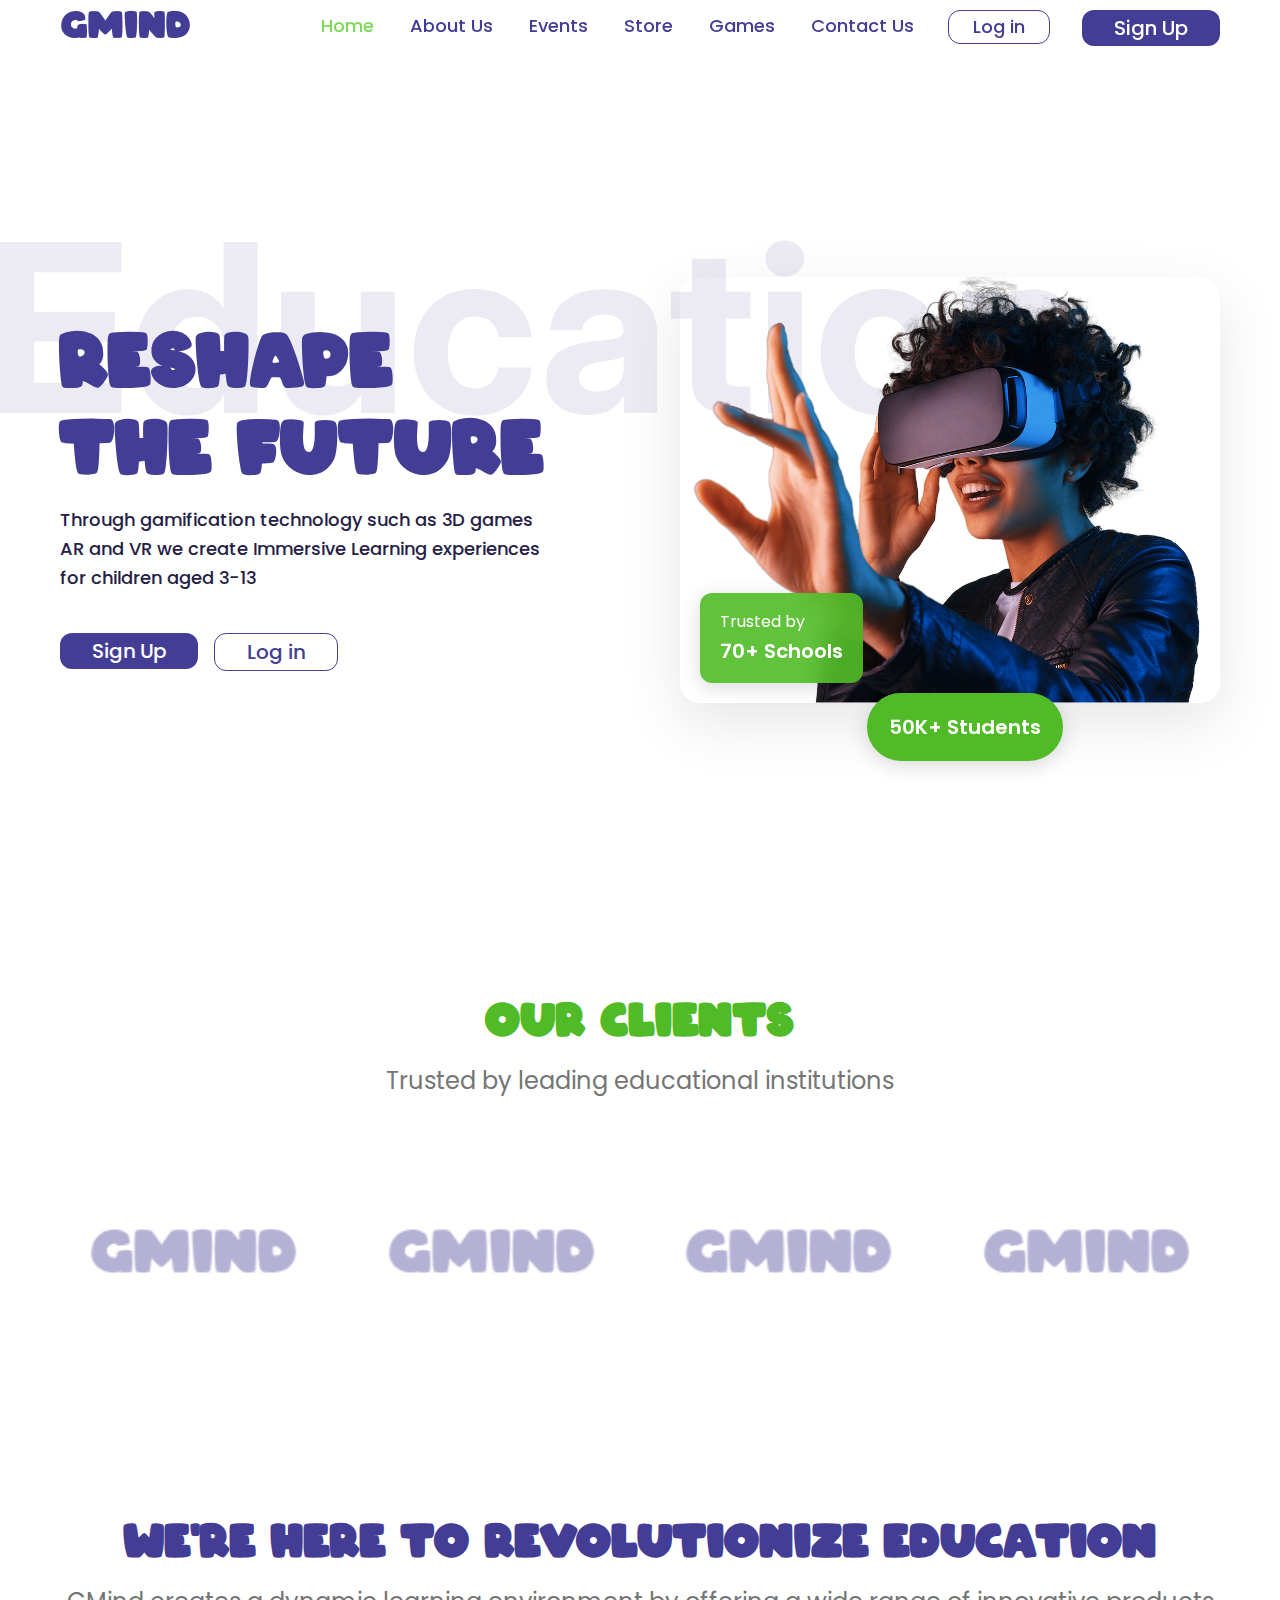
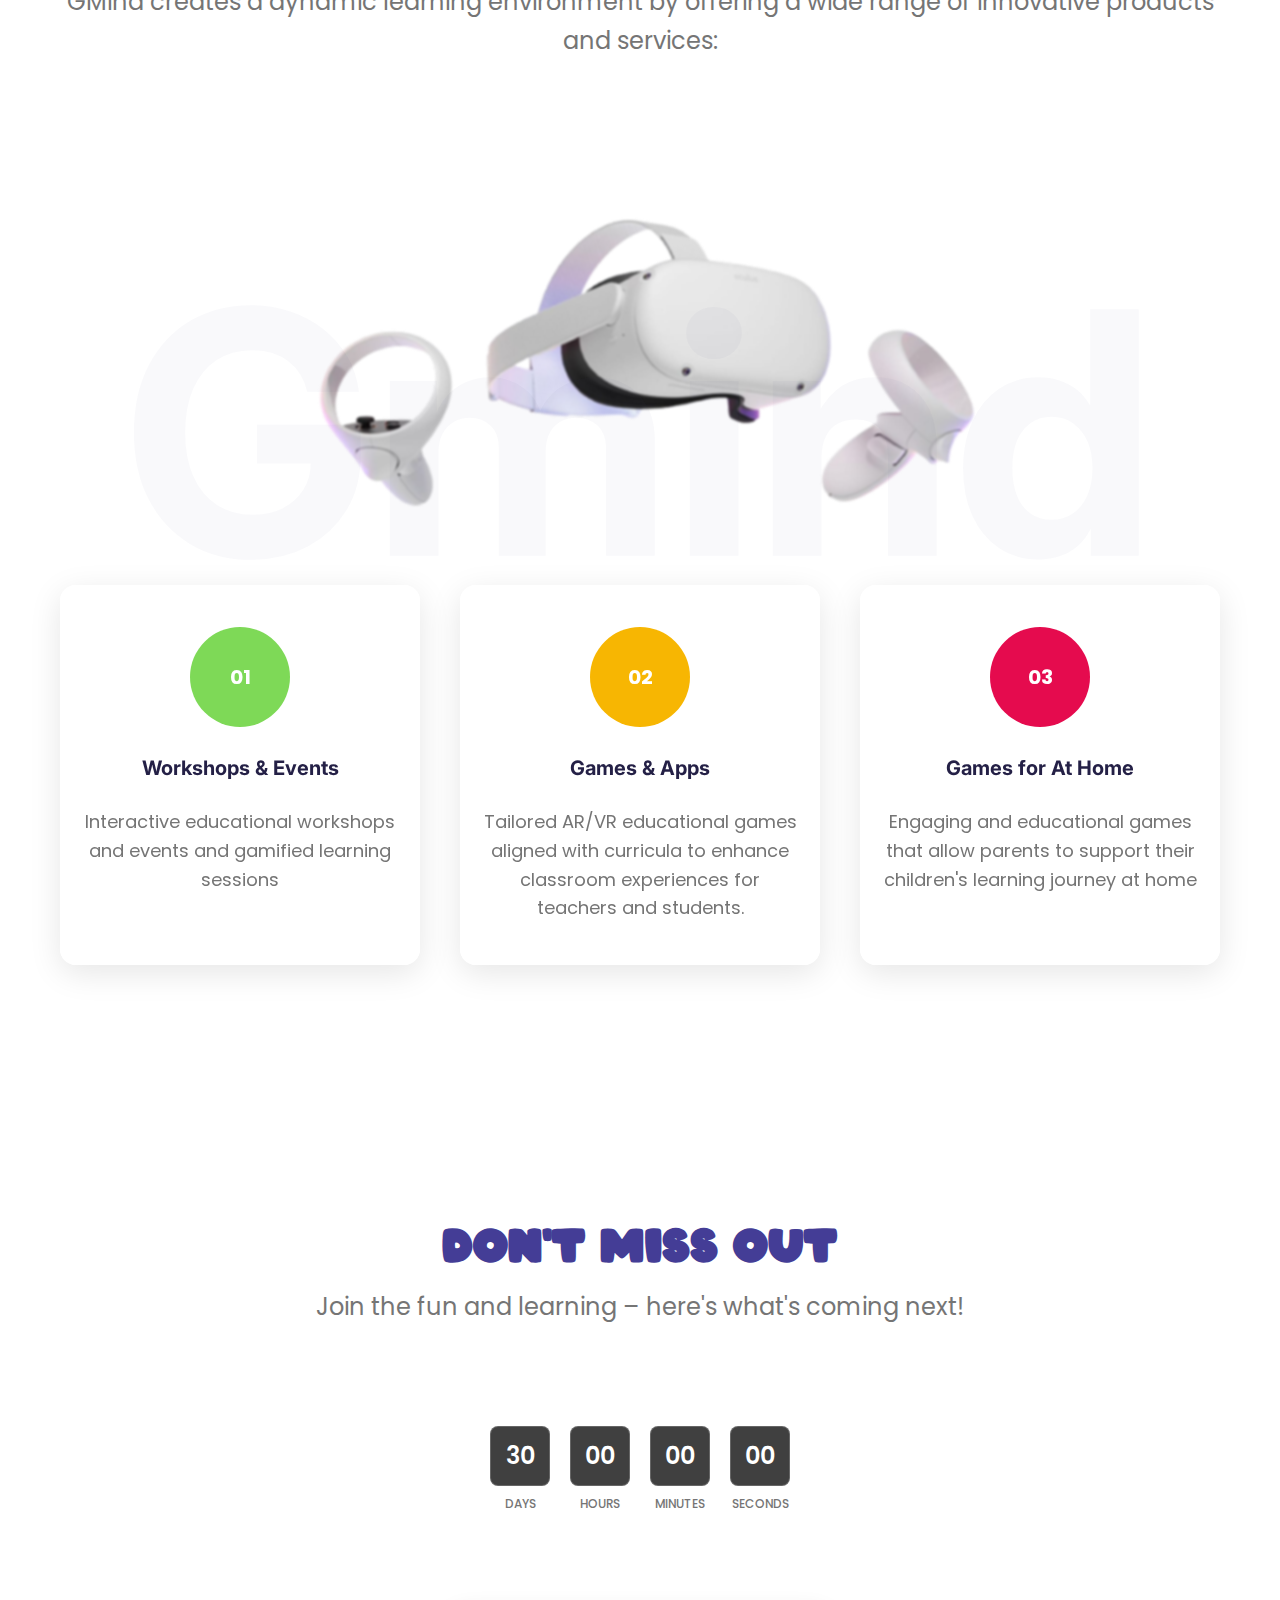
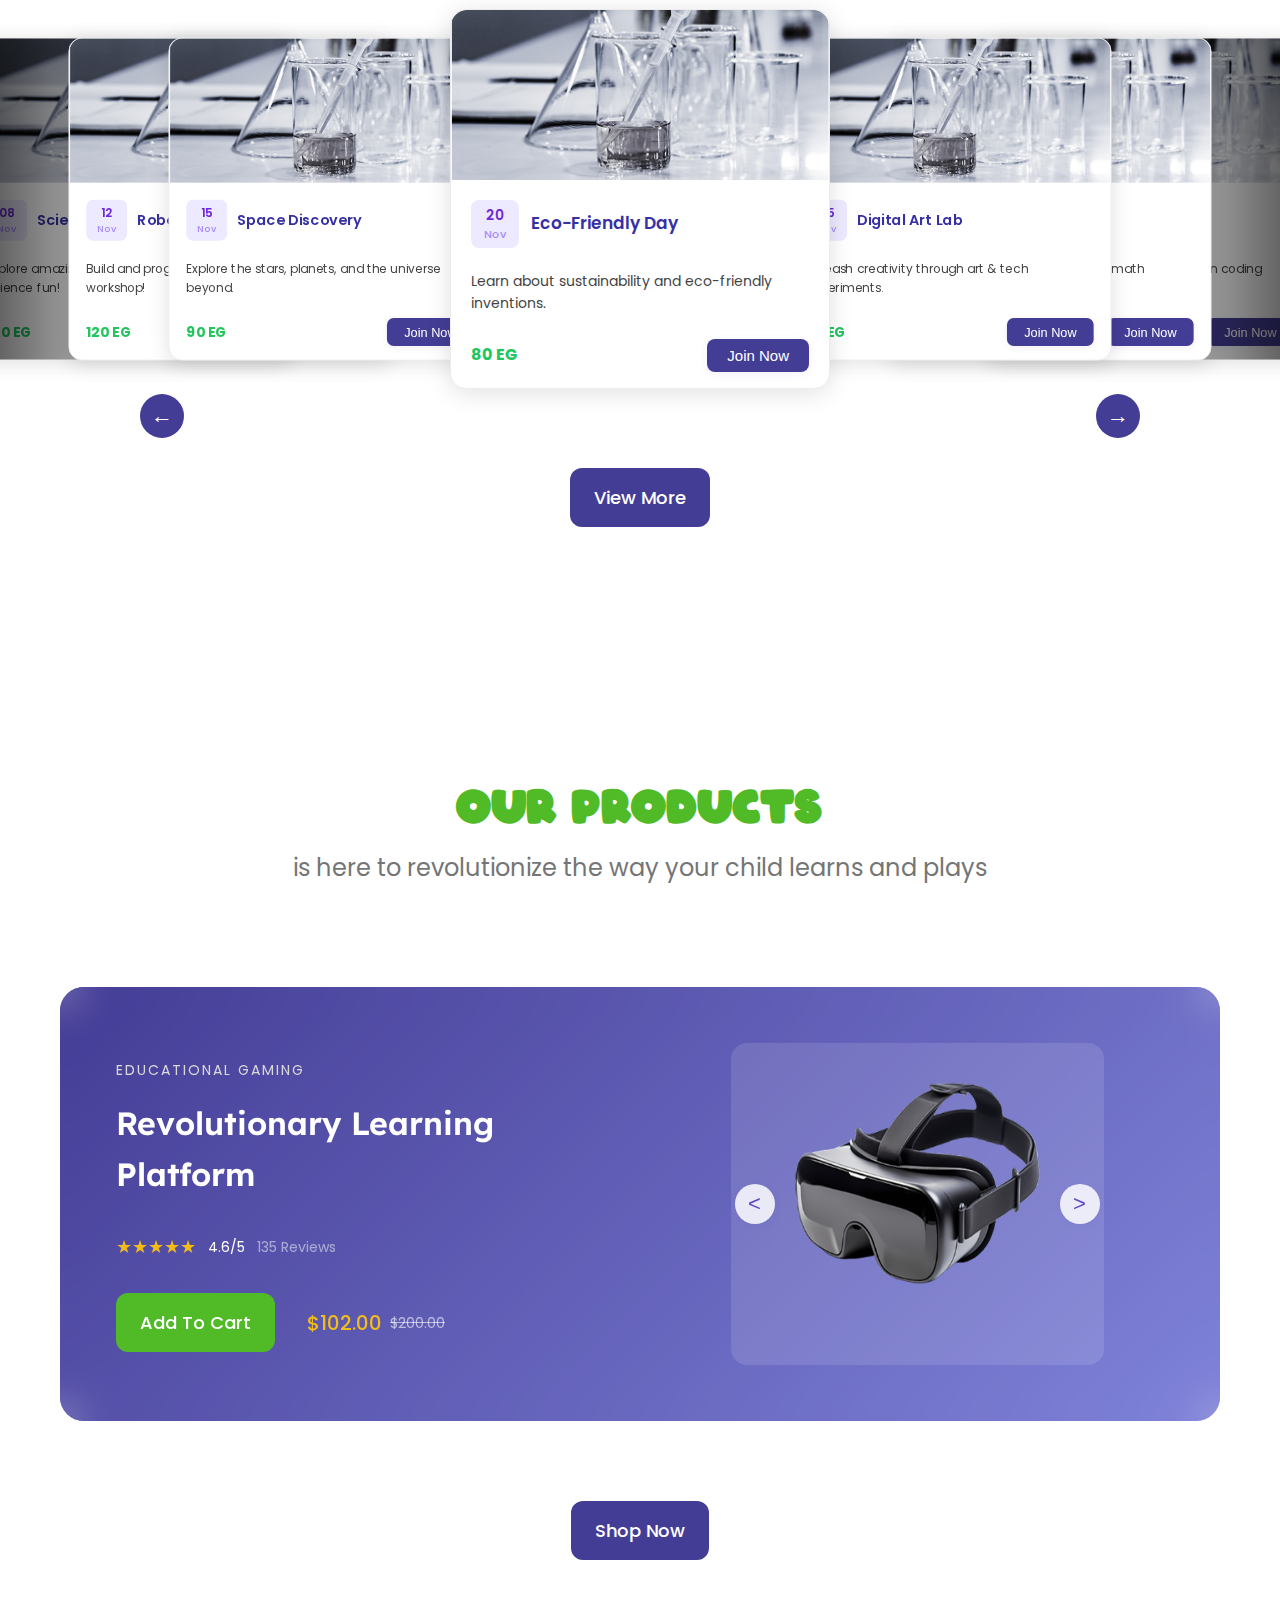
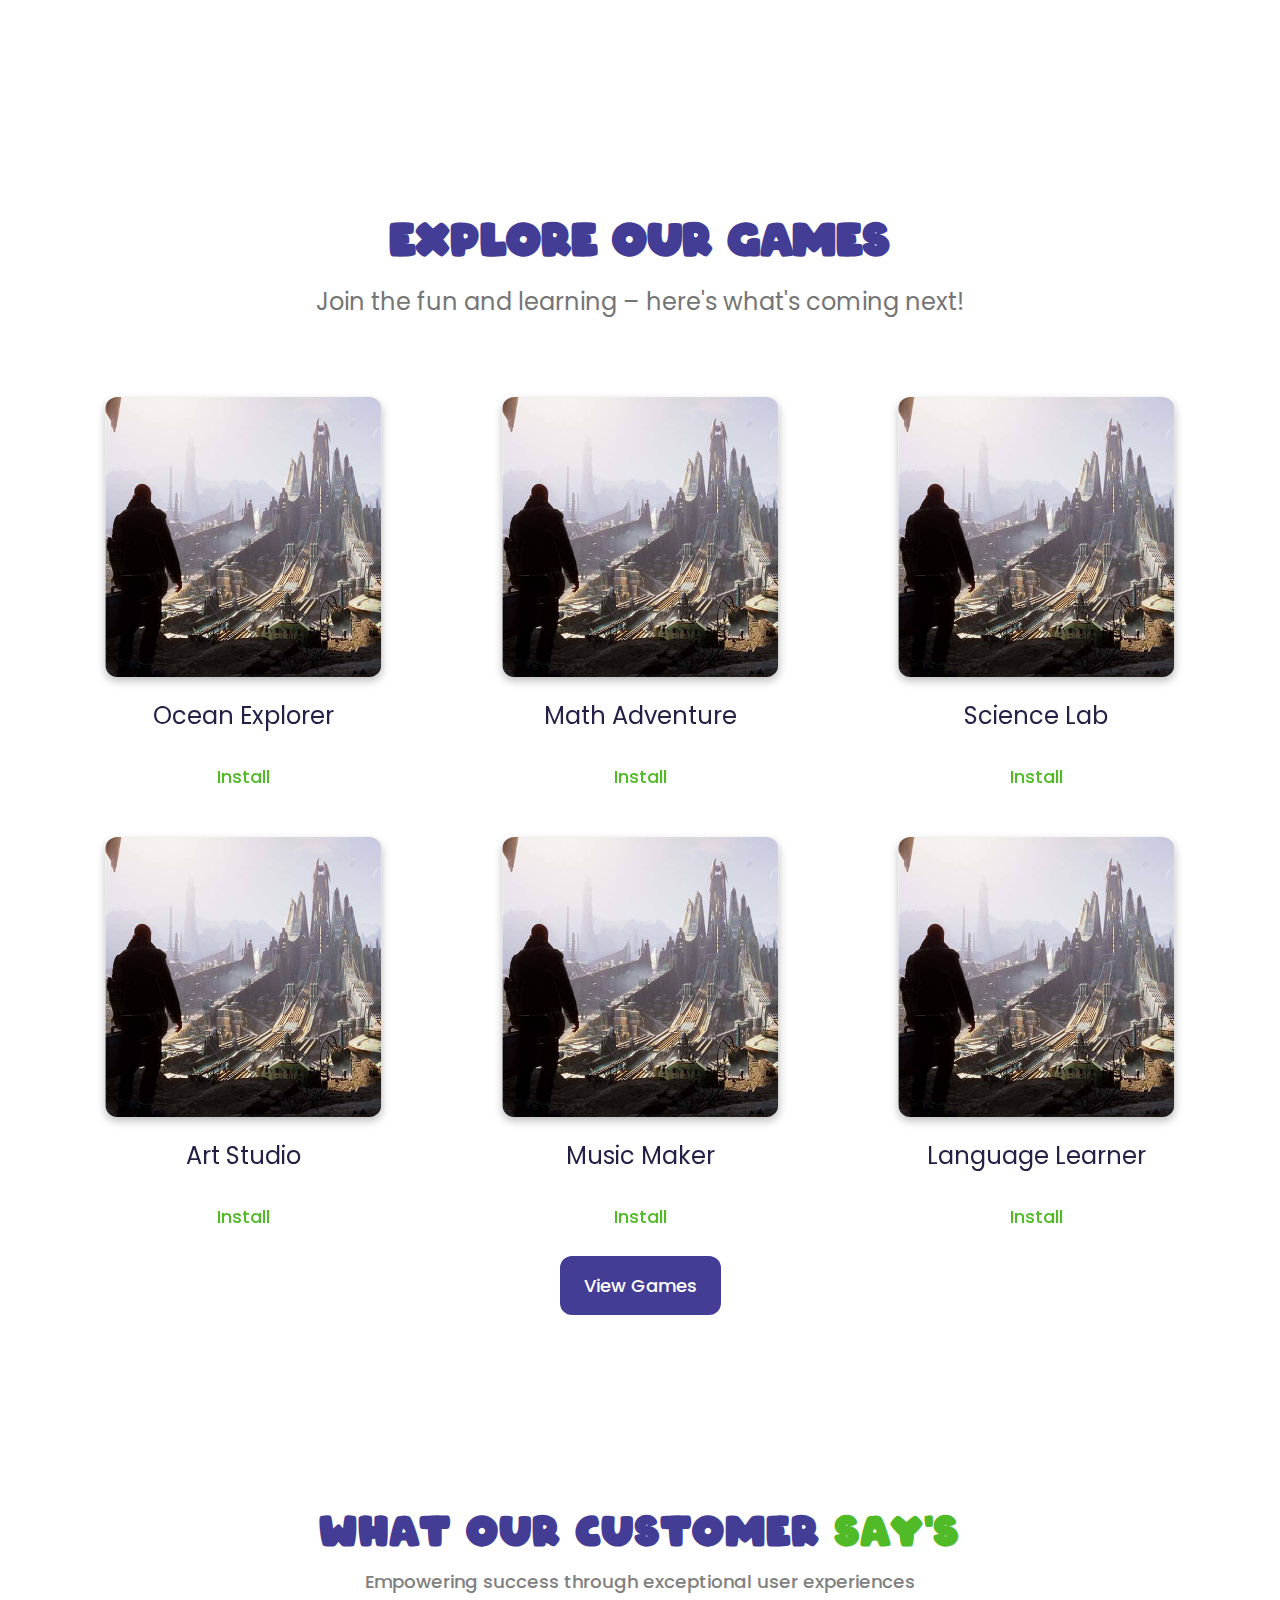
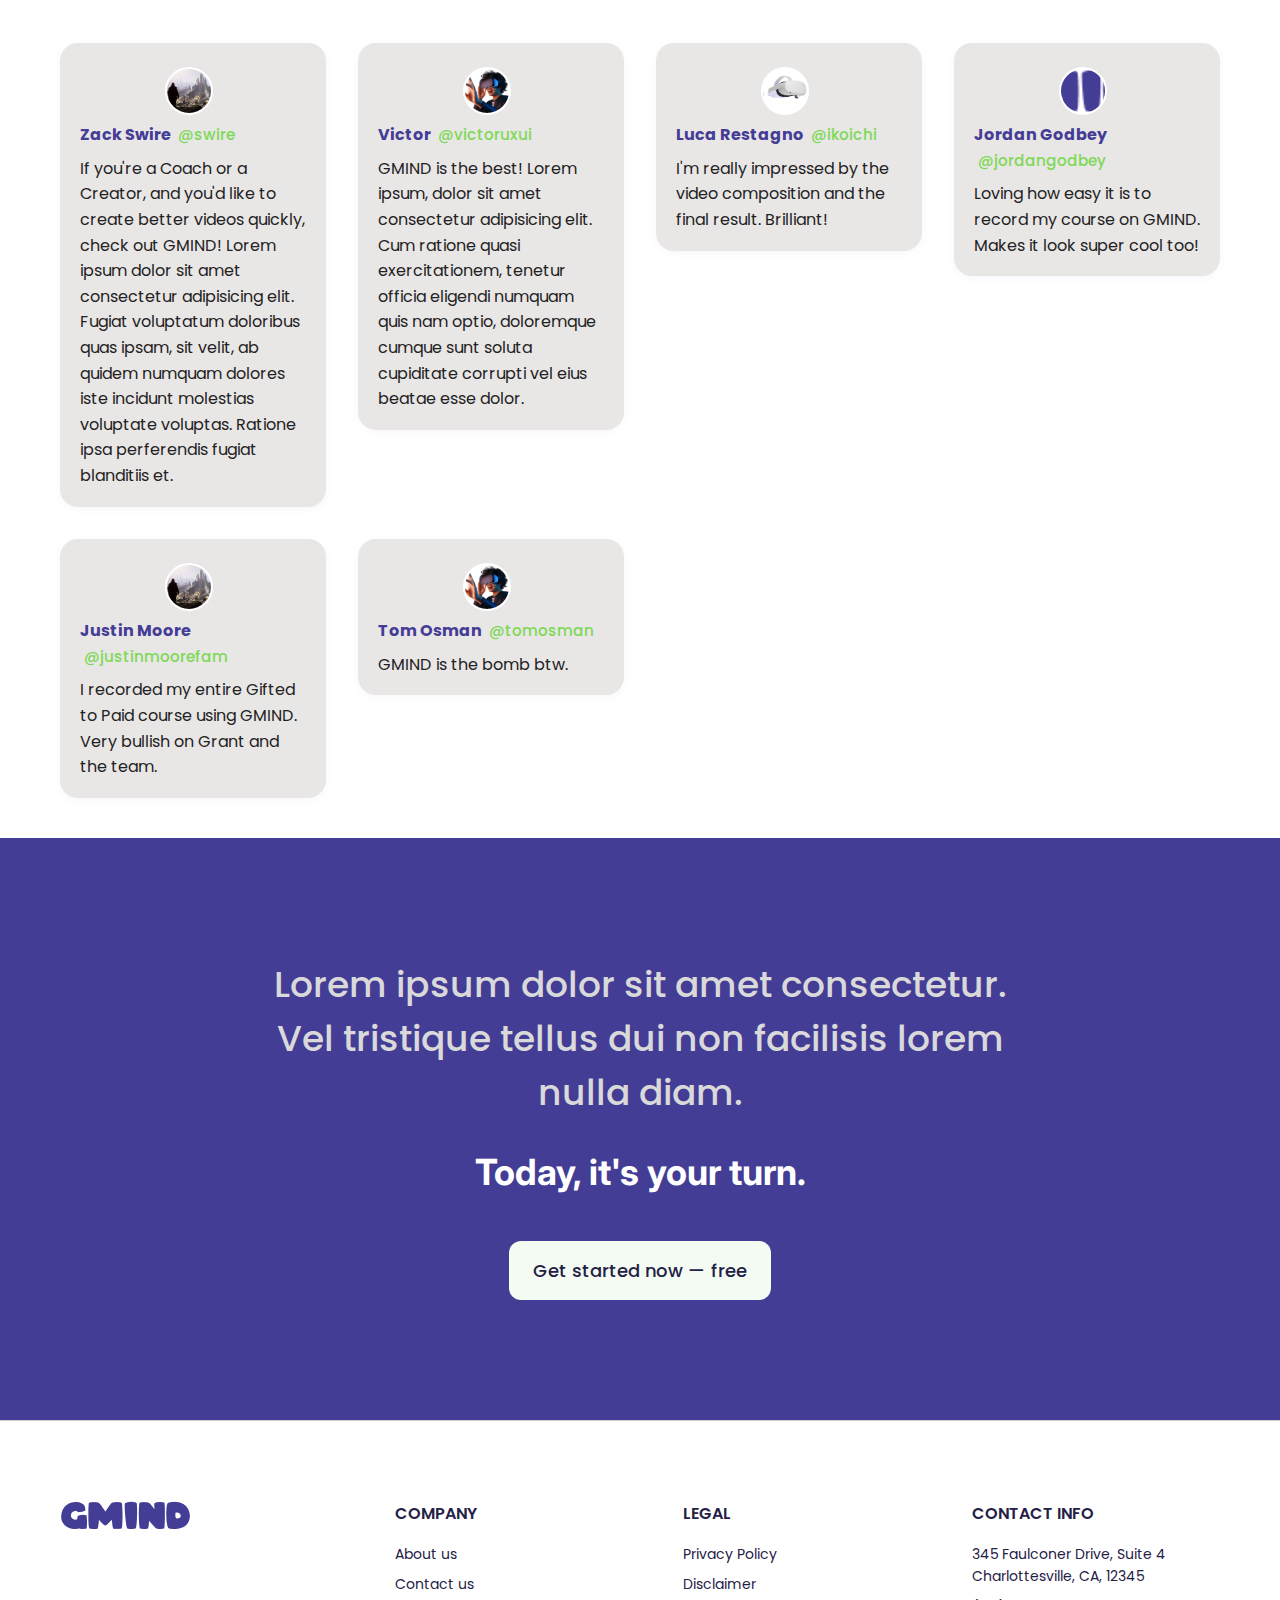
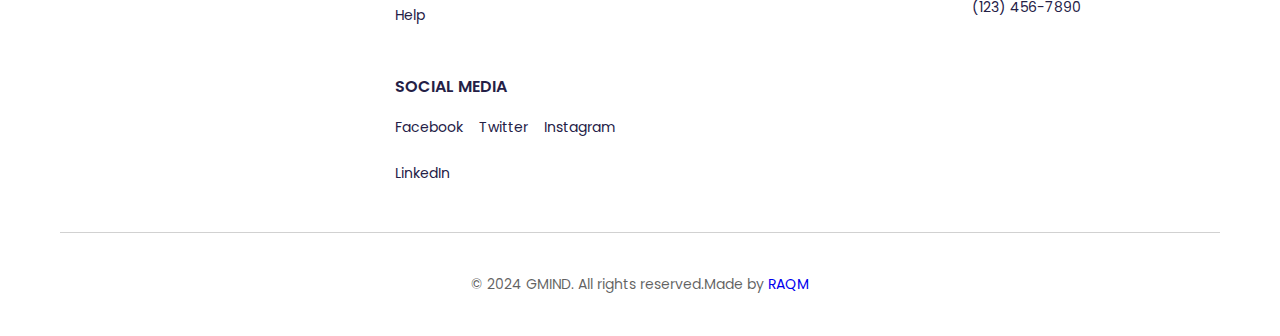
<file: index.html>
<!DOCTYPE html>
<html lang="en">
  <head>
    <meta charset="UTF-8" />
    <meta name="viewport" content="width=device-width, initial-scale=1.0" />
    <title>GMIND - Gaming Education Platform</title>
    <link rel="stylesheet" href="styles.css" />
    <link
      href="https://fonts.googleapis.com/css2?family=Poppins:wght@300;400;500;600;700&family=Inter:wght@400;500;600;700&family=Lexend:wght@400;500;600;700&display=swap"
      rel="stylesheet"
    />
    <link rel="stylesheet" href="https://cdn.jsdelivr.net/npm/swiper@11/swiper-bundle.min.css" />
  </head>
  <body>
    <!-- Navigation Header -->
    <header class="header">
      <div class="container">
        <div class="nav-brand">
          <img src="Images/GMIND.png" alt="GMIND Logo" class="logo-img" />
        </div>
        <nav class="nav-menu">
          <a href="#home" class="nav-link active">Home</a>
          <a href="aboutus.html" class="nav-link">About Us</a>
          <a href="events.html" class="nav-link">Events</a>
          <a href="store.html" class="nav-link">Store</a>
          <a href="games.html" class="nav-link">Games</a>
          <a href="contact_us.html" class="nav-link">Contact Us</a>
          <a href="login.html" class="btn btn-secondary" style="height: 20px"
            >Log in</a
          >
          <a
            href="signup.html"
            class="btn btn-primary btn-large"
            style="height: 20px"
            id="hero-signup-btn"
          >
            Sign Up
          </a>
        </nav>
        <div class="mobile-menu-toggle">
          <span></span>
          <span></span>
          <span></span>
        </div>
      </div>
    </header>

    <!-- Hero Section -->
    <section class="hero">
      <!-- <div class="hero-background" id="home">
       <div class="hero-blur"></div>
      </div> -->
      <div class="container">
        <div class="hero-content">
          <div class="hero-text">
            <h1 class="hero-title">
              Reshape<br />
              The Future
            </h1>
            <p class="hero-description">
              Through gamification technology such as 3D games<br />AR and VR we
              create Immersive Learning experiences<br />for children aged 3-13
            </p>
            <div class="hero-buttons">
              <a
                href="signup.html"
                class="btn btn-primary btn-large"
                style="height: 20px"
              >
                Sign Up
              </a>
              <a
                href="login.html"
                class="btn btn-secondary btn-large"
                style="height: 20px"
              >
                Log in
              </a>
            </div>
          </div>
          <div class="hero-image">
            <img
              src="Images/hero.png"
              alt="GMIND Gaming Platform"
              class="hero-img"
            />
            <div class="hero-stats">
              <div class="stat-badge">
                <span class="stat-text">Trusted by</span>
                <span class="stat-number">70+ Schools</span>
              </div>
              <div class="stat-badge-float">
                <span class="stat-number">50K+ Students</span>
              </div>
            </div>
          </div>
        </div>
      </div>
      <div class="hero-education-text">Education</div>
    </section>

    <!-- Clients Section -->
    <section class="clients">
      <div class="container">
        <div class="clients-content">
          <h2 class="section-title">Our Clients</h2>
          <p class="section-subtitle">
            Trusted by leading educational institutions
          </p>
        </div>
        <div class="swiper-container clients-swiper">
          <div class="swiper-wrapper">
            <div class="swiper-slide">
              <div class="client-logo">
                <img
                  src="Images/GMIND.png"
                  alt="Client 1"
                />
              </div>
            </div>
            <div class="swiper-slide">
              <div class="client-logo">
                <img
                src="Images/GMIND.png"
                alt="Client 2"
                />
              </div>
            </div>
            <div class="swiper-slide">
              <div class="client-logo">
                <img
                src="Images/GMIND.png"
                alt="Client 3"
                />
              </div>
            </div>
            <div class="swiper-slide">
              <div class="client-logo">
                <img
                src="Images/GMIND.png"
                alt="Client 4"
                />
              </div>
            </div>
            <div class="swiper-slide">
              <div class="client-logo">
                <img
                src="Images/GMIND.png"
                alt="Client 5"
                />
              </div>
            </div>
            <div class="swiper-slide">
              <div class="client-logo">
                <img
                src="Images/GMIND.png"
                alt="Client 6"
                />
              </div>
            </div>
          </div>
        </div>
      </div>
    </section>
    <!-- Services Section -->
    <section id="about" class="services">
      <div class="container">
        <div class="services-header">
          <h2 class="section-title">We're Here to Revolutionize Education</h2>
          <p class="section-subtitle">
            GMind creates a dynamic learning environment by offering a wide
            range of innovative products and services:
          </p>
        </div>

        <div class="services-background-images">
          <div class="vr-equipment center">
            <img
              src="Images/vr.png"
              alt="VR Headset Main"
              class="vr-img center-vr"
            />
          </div>
        </div>

        <div class="services-grid">
          <div class="service-card">
            <div class="service-icon">
              <span class="service-number">01</span>
            </div>
            <h3 class="service-title">Workshops & Events</h3>
            <p class="service-description">
              Interactive educational workshops and events and gamified learning
              sessions
            </p>
          </div>
          <div class="service-card">
            <div class="service-icon orange">
              <span class="service-number">02</span>
            </div>
            <h3 class="service-title">Games & Apps</h3>
            <p class="service-description">
              Tailored AR/VR educational games aligned with curricula to enhance
              classroom experiences for teachers and students.
            </p>
          </div>
          <div class="service-card">
            <div class="service-icon red">
              <span class="service-number">03</span>
            </div>
            <h3 class="service-title">Games for At Home</h3>
            <p class="service-description">
              Engaging and educational games that allow parents to support their
              children's learning journey at home
            </p>
          </div>
        </div>
      </div>
      <div class="services-background-text">Gmind</div>
    </section>

    <!-- Events Section -->
    <section id="events" class="events">
      <div class="container">
        <div class="events-header">
          <h2 class="section-title">Don't Miss out</h2>
          <p class="section-subtitle">
            Join the fun and learning – here's what's coming next!
          </p>
          <div class="countdown-timer">
            <div class="timer-unit">
              <span class="timer-value" id="days">12</span>
              <span class="timer-label">Days</span>
            </div>
            <div class="timer-unit">
              <span class="timer-value" id="hours">00</span>
              <span class="timer-label">Hours</span>
            </div>
            <div class="timer-unit">
              <span class="timer-value" id="minutes">00</span>
              <span class="timer-label">Minutes</span>
            </div>
            <div class="timer-unit">
              <span class="timer-value" id="seconds">00</span>
              <span class="timer-label">Seconds</span>
            </div>
          </div>
        </div>

        <div class="slider-container" id="sliderContainer">
          <div class="card">
            <img class="card-img" src="Images/img.png" alt="Science Fair" />
            <div class="badge-new">NEW</div>
            <div class="card-content">
              <div class="card-header">
                <div class="date-box">08<span>Nov</span></div>
                <h3 class="event-title">Science Fair Extravaganza</h3>
              </div>
              <div class="card-desc">
                Explore amazing experiments and hands-on science fun!
              </div>
              <div class="card-bottom">
                <span class="price">100 EG</span>
                <button class="join-btn">Join Now</button>
              </div>
            </div>
          </div>
          <div class="card">
            <img
              class="card-img"
              src="Images/img.png"
              alt="Robotics Workshop"
            />
            <div class="card-content">
              <div class="card-header">
                <div class="date-box">12<span>Nov</span></div>
                <h3 class="event-title">Robotics Workshop</h3>
              </div>
              <div class="card-desc">
                Build and program your own robot in a fun workshop!
              </div>
              <div class="card-bottom">
                <span class="price">120 EG</span>
                <button class="join-btn">Join Now</button>
              </div>
            </div>
          </div>
          <div class="card">
            <img class="card-img" src="Images/img.png" alt="Space Discovery" />
            <div class="card-content">
              <div class="card-header">
                <div class="date-box">15<span>Nov</span></div>
                <h3 class="event-title">Space Discovery</h3>
              </div>
              <div class="card-desc">
                Explore the stars, planets, and the universe beyond.
              </div>
              <div class="card-bottom">
                <span class="price">90 EG</span>
                <button class="join-btn">Join Now</button>
              </div>
            </div>
          </div>
          <div class="card">
            <img class="card-img" src="Images/img.png" alt="Eco-Friendly Day" />
            <div class="card-content">
              <div class="card-header">
                <div class="date-box">20<span>Nov</span></div>
                <h3 class="event-title">Eco-Friendly Day</h3>
              </div>
              <div class="card-desc">
                Learn about sustainability and eco-friendly inventions.
              </div>
              <div class="card-bottom">
                <span class="price">80 EG</span>
                <button class="join-btn">Join Now</button>
              </div>
            </div>
          </div>
          <div class="card">
            <img class="card-img" src="Images/img.png" alt="Digital Art Lab" />
            <div class="card-content">
              <div class="card-header">
                <div class="date-box">25<span>Nov</span></div>
                <h3 class="event-title">Digital Art Lab</h3>
              </div>
              <div class="card-desc">
                Unleash creativity through art & tech experiments.
              </div>
              <div class="card-bottom">
                <span class="price">95 EG</span>
                <button class="join-btn">Join Now</button>
              </div>
            </div>
          </div>
          <div class="card">
            <img class="card-img" src="Images/img.png" alt="Math Puzzle Day" />
            <div class="card-content">
              <div class="card-header">
                <div class="date-box">30<span>Nov</span></div>
                <h3 class="event-title">Math Puzzle Day</h3>
              </div>
              <div class="card-desc">
                Challenge your brain with exciting math activities.
              </div>
              <div class="card-bottom">
                <span class="price">70 EG</span>
                <button class="join-btn">Join Now</button>
              </div>
            </div>
          </div>
          <div class="card">
            <img class="card-img" src="Images/img.png" alt="Coding Workshop" />
            <div class="card-content">
              <div class="card-header">
                <div class="date-box">05<span>Dec</span></div>
                <h3 class="event-title">Coding Workshop</h3>
              </div>
              <div class="card-desc">
                Learn programming basics with fun coding projects.
              </div>
              <div class="card-bottom">
                <span class="price">110 EG</span>
                <button class="join-btn">Join Now</button>
              </div>
            </div>
          </div>
        </div>

        <div class="slider-controls">
          <button id="prevBtn" class="slider-btn">&#8592;</button>
          <button id="nextBtn" class="slider-btn">&#8594;</button>
        </div>

        <div class="events-cta">
          <button class="btn btn-primary">View More</button>
        </div>
      </div>
    </section>
    <!-- Products Section -->
    <section id="store" class="products">
      <div class="container">
        <div class="products-header">
          <h2 class="section-title">Our Products</h2>
          <p class="section-subtitle">
            is here to revolutionize the way your child learns and plays
          </p>
        </div>

        <div class="product-showcase">
          <div class="product-info">
            <span class="product-category">Educational Gaming</span>
            <h3 class="product-title">Revolutionary Learning Platform</h3>
            <div class="product-rating">
              <span class="rating-stars">★★★★★</span>
              <span class="rating-value">4.6/5</span>
              <span class="rating-count">135 Reviews</span>
            </div>
            <div class="product-actions">
              <button class="btn btn-success">Add To Cart</button>
              <div class="product-price">
                <span class="current-price">$102.00</span>
                <span class="original-price">$200.00</span>
              </div>
            </div>
          </div>

          <div class="product-display">
            <div class="product-image-container" style="position: relative">
              <button
                class="product-img-arrow product-img-arrow-left"
                aria-label="Previous Image"
              >
                &#60;
              </button>
              <div class="product-image" id="productImageSlider">
                <img src="Images/porduct.png" class="active" alt="View 1" />
                <img src="Images/porduct.png" alt="View 2" />
                <img src="Images/porduct.png" alt="View 3" />
              </div>
              <button
                class="product-img-arrow product-img-arrow-right"
                aria-label="Next Image"
              >
                &#62;
              </button>
            </div>
          </div>
        </div>

        <div class="products-cta">
          <button class="btn btn-primary">Shop Now</button>
        </div>
      </div>
    </section>
    <!-- Games Section -->
    <section id="games" class="games">
      <div class="container">
        <div class="games-header">
          <h2 class="section-title">Explore our Games</h2>
          <p class="section-subtitle">
            Join the fun and learning – here's what's coming next! 
          </p>
        </div>

        <!-- First Row - Scrolls Left to Right -->
        <div class="swiper-container games-swiper games-swiper-left" style="padding-bottom: 400px !important; padding-top: 5px !important;">
          <div class="swiper-wrapper">
            <div class="swiper-slide">
              <div class="game-card">
                <div class="game-image">
                  <img src="Images/g1.jpg" alt="Journey to Mars" />
                </div>
                <div class="game-content">
                  <h3 class="game-title">Journey To Mars</h3>
                  <button class="btn btn-install">Install</button>
                </div>
              </div>
            </div>
            <div class="swiper-slide">
              <div class="game-card">
                <div class="game-image">
                  <img src="Images/g1.jpg" alt="Ocean Explorer" />
                </div>
                <div class="game-content">
                  <h3 class="game-title">Ocean Explorer</h3>
                  <button class="btn btn-install">Install</button>
                </div>
              </div>
            </div>
            <div class="swiper-slide">
              <div class="game-card">
                <div class="game-image">
                  <img src="Images/g1.jpg" alt="Math Adventure" />
                </div>
                <div class="game-content">
                  <h3 class="game-title">Math Adventure</h3>
                  <button class="btn btn-install">Install</button>
                </div>
              </div>
            </div>
            <div class="swiper-slide">
              <div class="game-card">
                <div class="game-image">
                  <img src="Images/g1.jpg" alt="Science Lab" />
                </div>
                <div class="game-content">
                  <h3 class="game-title">Science Lab</h3>
                  <button class="btn btn-install">Install</button>
                </div>
              </div>
            </div>
            <div class="swiper-slide">
              <div class="game-card">
                <div class="game-image">
                  <img src="Images/g1.jpg" alt="Space Explorer" />
                </div>
                <div class="game-content">
                  <h3 class="game-title">Space Explorer</h3>
                  <button class="btn btn-install">Install</button>
                </div>
              </div>
            </div>
            <div class="swiper-slide">
              <div class="game-card">
                <div class="game-image">
                  <img src="Images/g1.jpg" alt="Robot Builder" />
                </div>
                <div class="game-content">
                  <h3 class="game-title">Robot Builder</h3>
                  <button class="btn btn-install">Install</button>
                </div>
              </div>
            </div>
          </div>
        </div>

        <!-- Second Row - Scrolls Right to Left -->
        <div class="swiper-container games-swiper games-swiper-right" style="padding-bottom: 100px !important;">
          <div class="swiper-wrapper">
            <div class="swiper-slide">
              <div class="game-card">
                <div class="game-image">
                  <img src="Images/g1.jpg" alt="Coding Master" />
                </div>
                <div class="game-content">
                  <h3 class="game-title">Coding Master</h3>
                  <button class="btn btn-install">Install</button>
                </div>
              </div>
            </div>
            <div class="swiper-slide">
              <div class="game-card">
                <div class="game-image">
                  <img src="Images/g1.jpg" alt="Art Studio" />
                </div>
                <div class="game-content">
                  <h3 class="game-title">Art Studio</h3>
                  <button class="btn btn-install">Install</button>
                </div>
              </div>
            </div>
            <div class="swiper-slide">
              <div class="game-card">
                <div class="game-image">
                  <img src="Images/g1.jpg" alt="Music Maker" />
                </div>
                <div class="game-content">
                  <h3 class="game-title">Music Maker</h3>
                  <button class="btn btn-install">Install</button>
                </div>
              </div>
            </div>
            <div class="swiper-slide">
              <div class="game-card">
                <div class="game-image">
                  <img src="Images/g1.jpg" alt="Language Learner" />
                </div>
                <div class="game-content">
                  <h3 class="game-title">Language Learner</h3>
                  <button class="btn btn-install">Install</button>
                </div>
              </div>
            </div>
            <div class="swiper-slide">
              <div class="game-card">
                <div class="game-image">
                  <img src="Images/g1.jpg" alt="History Quest" />
                </div>
                <div class="game-content">
                  <h3 class="game-title">History Quest</h3>
                  <button class="btn btn-install">Install</button>
                </div>
              </div>
            </div>
            <div class="swiper-slide">
              <div class="game-card">
                <div class="game-image">
                  <img src="Images/g1.jpg" alt="Nature Explorer" />
                </div>
                <div class="game-content">
                  <h3 class="game-title">Nature Explorer</h3>
                  <button class="btn btn-install">Install</button>
                </div>
              </div>
            </div>
          </div>
        </div>

        <div class="games-cta">
          <button class="btn btn-primary" href="games.html">View Games</button>
        </div>
      </div>
    </section>
    <!-- Testimonials Section -->
    <section class="testimonials">
      <div class="container">
        <h2 class="testimonials-title">
          WHAT OUR CUSTOMER <span class="testimonials-title-green">SAY'S</span>
        </h2>
        <p class="testimonials-subtitle">
          Empowering success through exceptional user experiences
        </p>
        <div class="testimonial-grid">
          <div class="testimonial">
            <img src="Images/g1.jpg" alt="Avatar" class="testimonial-avatar" />
            <div class="testimonial-content">
              <div class="testimonial-name">
                Zack Swire <span class="testimonial-handle">@swire</span>
              </div>
              <p>
                If you're a Coach or a Creator, and you'd like to create better
                videos quickly, check out GMIND! Lorem ipsum dolor sit amet
                consectetur adipisicing elit. Fugiat voluptatum doloribus quas
                ipsam, sit velit, ab quidem numquam dolores iste incidunt
                molestias voluptate voluptas. Ratione ipsa perferendis fugiat
                blanditiis et.
              </p>
            </div>
          </div>
          <div class="testimonial">
            <img
              src="Images/hero.png"
              alt="Avatar"
              class="testimonial-avatar"
            />
            <div class="testimonial-content">
              <div class="testimonial-name">
                Victor <span class="testimonial-handle">@victoruxui</span>
              </div>
              <p>
                GMIND is the best! Lorem ipsum, dolor sit amet consectetur
                adipisicing elit. Cum ratione quasi exercitationem, tenetur
                officia eligendi numquam quis nam optio, doloremque cumque sunt
                soluta cupiditate corrupti vel eius beatae esse dolor.
              </p>
            </div>
          </div>
          <div class="testimonial">
            <img src="Images/vr.png" alt="Avatar" class="testimonial-avatar" />
            <div class="testimonial-content">
              <div class="testimonial-name">
                Luca Restagno <span class="testimonial-handle">@ikoichi</span>
              </div>
              <p>
                I'm really impressed by the video composition and the final
                result. Brilliant!
              </p>
            </div>
          </div>

          <div class="testimonial">
            <img
              src="Images/GMIND.png"
              alt="Avatar"
              class="testimonial-avatar"
            />
            <div class="testimonial-content">
              <div class="testimonial-name">
                Jordan Godbey
                <span class="testimonial-handle">@jordangodbey</span>
              </div>
              <p>
                Loving how easy it is to record my course on GMIND. Makes it
                look super cool too!
              </p>
            </div>
          </div>
          <div class="testimonial">
            <img src="Images/g1.jpg" alt="Avatar" class="testimonial-avatar" />
            <div class="testimonial-content">
              <div class="testimonial-name">
                Justin Moore
                <span class="testimonial-handle">@justinmoorefam</span>
              </div>
              <p>
                I recorded my entire Gifted to Paid course using GMIND. Very
                bullish on Grant and the team.
              </p>
            </div>
          </div>
          <div class="testimonial">
            <img
              src="Images/hero.png"
              alt="Avatar"
              class="testimonial-avatar"
            />
            <div class="testimonial-content">
              <div class="testimonial-name">
                Tom Osman <span class="testimonial-handle">@tomosman</span>
              </div>
              <p>GMIND is the bomb btw.</p>
            </div>
          </div>
        </div>
      </div>
    </section>

    <!-- CTA Section -->
    <section class="cta">
      <div class="container">
        <div class="cta-content">
          <h2 class="cta-title">
            Lorem ipsum dolor sit amet consectetur.<br />Vel tristique tellus
            dui non facilisis lorem nulla diam.
          </h2>
          <p class="cta-subtitle">Today, it's your turn.</p>
          <button class="btn btn-light">Get started now — free</button>
        </div>
      </div>
    </section>

    <!-- Footer -->
    <footer id="contact" class="footer">
      <div class="container">
        <div class="footer-content">
          <div class="footer-brand">
            <img src="Images/GMIND.png" />
          </div>
          <div class="footer-links">
            <div class="footer-section">
              <h4>Company</h4>
              <a href="#about">About us</a>
              <a href="#contact">Contact us</a>
              <a href="#help">Help</a>
            </div>
            <div class="footer-section">
              <h4>Legal</h4>
              <a href="#privacy">Privacy Policy</a>
              <a href="#disclaimer">Disclaimer</a>
            </div>
            <div class="footer-section">
              <h4>Contact Info</h4>
              <p>
                345 Faulconer Drive, Suite 4<br />Charlottesville, CA, 12345
              </p>
              <p>(123) 456-7890</p>
            </div>
            <div class="footer-section">
              <h4>Social Media</h4>
              <div class="social-links">
                <a href="#" class="social-link">Facebook</a>
                <a href="#" class="social-link">Twitter</a>
                <a href="#" class="social-link">Instagram</a>
                <a href="#" class="social-link">LinkedIn</a>
              </div>
            </div>
          </div>
        </div>
        <div class="footer-bottom">
          <p>
            &copy; 2024 GMIND. All rights reserved.Made by
            <a href="#" style="text-decoration: none">RAQM</a>
          </p>
        </div>
      </div>
    </footer>

    <script src="script.js"></script>
    <script src="https://cdn.jsdelivr.net/npm/swiper@11/swiper-bundle.min.js"></script>
    <script>
      const images = document.querySelectorAll("#productImageSlider img");
      const prevBtn = document.querySelector(".product-img-arrow-left");
      const nextBtn = document.querySelector(".product-img-arrow-right");
      let current = 0;
      let isAnimating = false;

      function showImage(next, direction = 1) {
        if (isAnimating || next === current) return;
        isAnimating = true;

        images.forEach((img) => {
          img.classList.remove("active", "slide-left", "slide-right");
        });

        images[current].classList.add(
          direction === 1 ? "slide-left" : "slide-right"
        );
        images[next].classList.add("active");
        images[next].style.transform = `translateX(${
          direction === 1 ? "100%" : "-100%"
        })`;
        setTimeout(() => {
          images[next].style.transition = "none";
          images[next].style.transform = `translateX(${
            direction === 1 ? "100%" : "-100%"
          })`;
          void images[next].offsetWidth;
          images[next].style.transition = "";
          images[next].style.transform = "translateX(0)";
        }, 10);

        setTimeout(() => {
          images.forEach((img, i) => {
            img.classList.remove("slide-left", "slide-right");
            img.style.transition = "";
            img.style.transform = "";
            img.classList.toggle("active", i === next);
          });
          current = next;
          isAnimating = false;
        }, 510);
      }

      prevBtn.addEventListener("click", () => {
        if (isAnimating) return;
        const next = (current - 1 + images.length) % images.length;
        showImage(next, -1);
      });

      nextBtn.addEventListener("click", () => {
        if (isAnimating) return;
        const next = (current + 1) % images.length;
        showImage(next, 1);
      });

      // Touch swipe support
      let startX = 0;
      let endX = 0;
      const slider = document.getElementById("productImageSlider");
      slider.addEventListener("touchstart", (e) => {
        startX = e.touches[0].clientX;
      });
      slider.addEventListener("touchend", (e) => {
        endX = e.changedTouches[0].clientX;
        if (Math.abs(startX - endX) > 50) {
          if (endX < startX) {
            const next = (current + 1) % images.length;
            showImage(next, 1);
          } else {
            const next = (current - 1 + images.length) % images.length;
            showImage(next, -1);
          }
        }
      });

      // Initialize
      images.forEach((img, i) => {
        img.classList.toggle("active", i === current);
      });

      // Initialize Clients Swiper
      const clientsSwiper = new Swiper('.clients-swiper', {
        slidesPerView: 4,
        spaceBetween: 30,
        loop: true,
        autoplay: {
          delay: 0,
          disableOnInteraction: false,
        },
        speed: 3000,
        allowTouchMove: false,
        breakpoints: {
          320: {
            slidesPerView: 1,
            spaceBetween: 20,
          },
          480: {
            slidesPerView: 2,
            spaceBetween: 20,
          },
          768: {
            slidesPerView: 3,
            spaceBetween: 30,
          },
          1024: {
            slidesPerView: 4,
            spaceBetween: 30,
          },
        },
      });

      // Initialize Games Swiper - First Row (Left to Right)
      const gamesSwiperLeft = new Swiper('.games-swiper-left', {
        slidesPerView: 3,
        spaceBetween: 30,
        loop: true,
        autoplay: {
          delay: 0,
          disableOnInteraction: false,
        },
        speed: 4000,
        allowTouchMove: false,
        direction: 'horizontal',
        breakpoints: {
          320: {
            slidesPerView: 1,
            spaceBetween: 20,
          },
          480: {
            slidesPerView: 2,
            spaceBetween: 20,
          },
          768: {
            slidesPerView: 2,
            spaceBetween: 30,
          },
          1024: {
            slidesPerView: 3,
            spaceBetween: 30,
          },
        },
      });

      // Initialize Games Swiper - Second Row (Right to Left)
      const gamesSwiperRight = new Swiper('.games-swiper-right', {
        slidesPerView: 3,
        spaceBetween: 30,
        loop: true,
        autoplay: {
          delay: 0,
          disableOnInteraction: false,
        },
        speed: 4000,
        allowTouchMove: false,
        direction: 'horizontal',
        breakpoints: {
          320: {
            slidesPerView: 1,
            spaceBetween: 20,
          },
          480: {
            slidesPerView: 2,
            spaceBetween: 20,
          },
          768: {
            slidesPerView: 2,
            spaceBetween: 30,
          },
          1024: {
            slidesPerView: 3,
            spaceBetween: 30,
          },
        },
      });

      // Reverse the direction of the second swiper
      gamesSwiperRight.autoplay.stop();
      setInterval(() => {
        gamesSwiperRight.slidePrev();
      }, 4000);
    </script>
  </body>
</html>
</file>
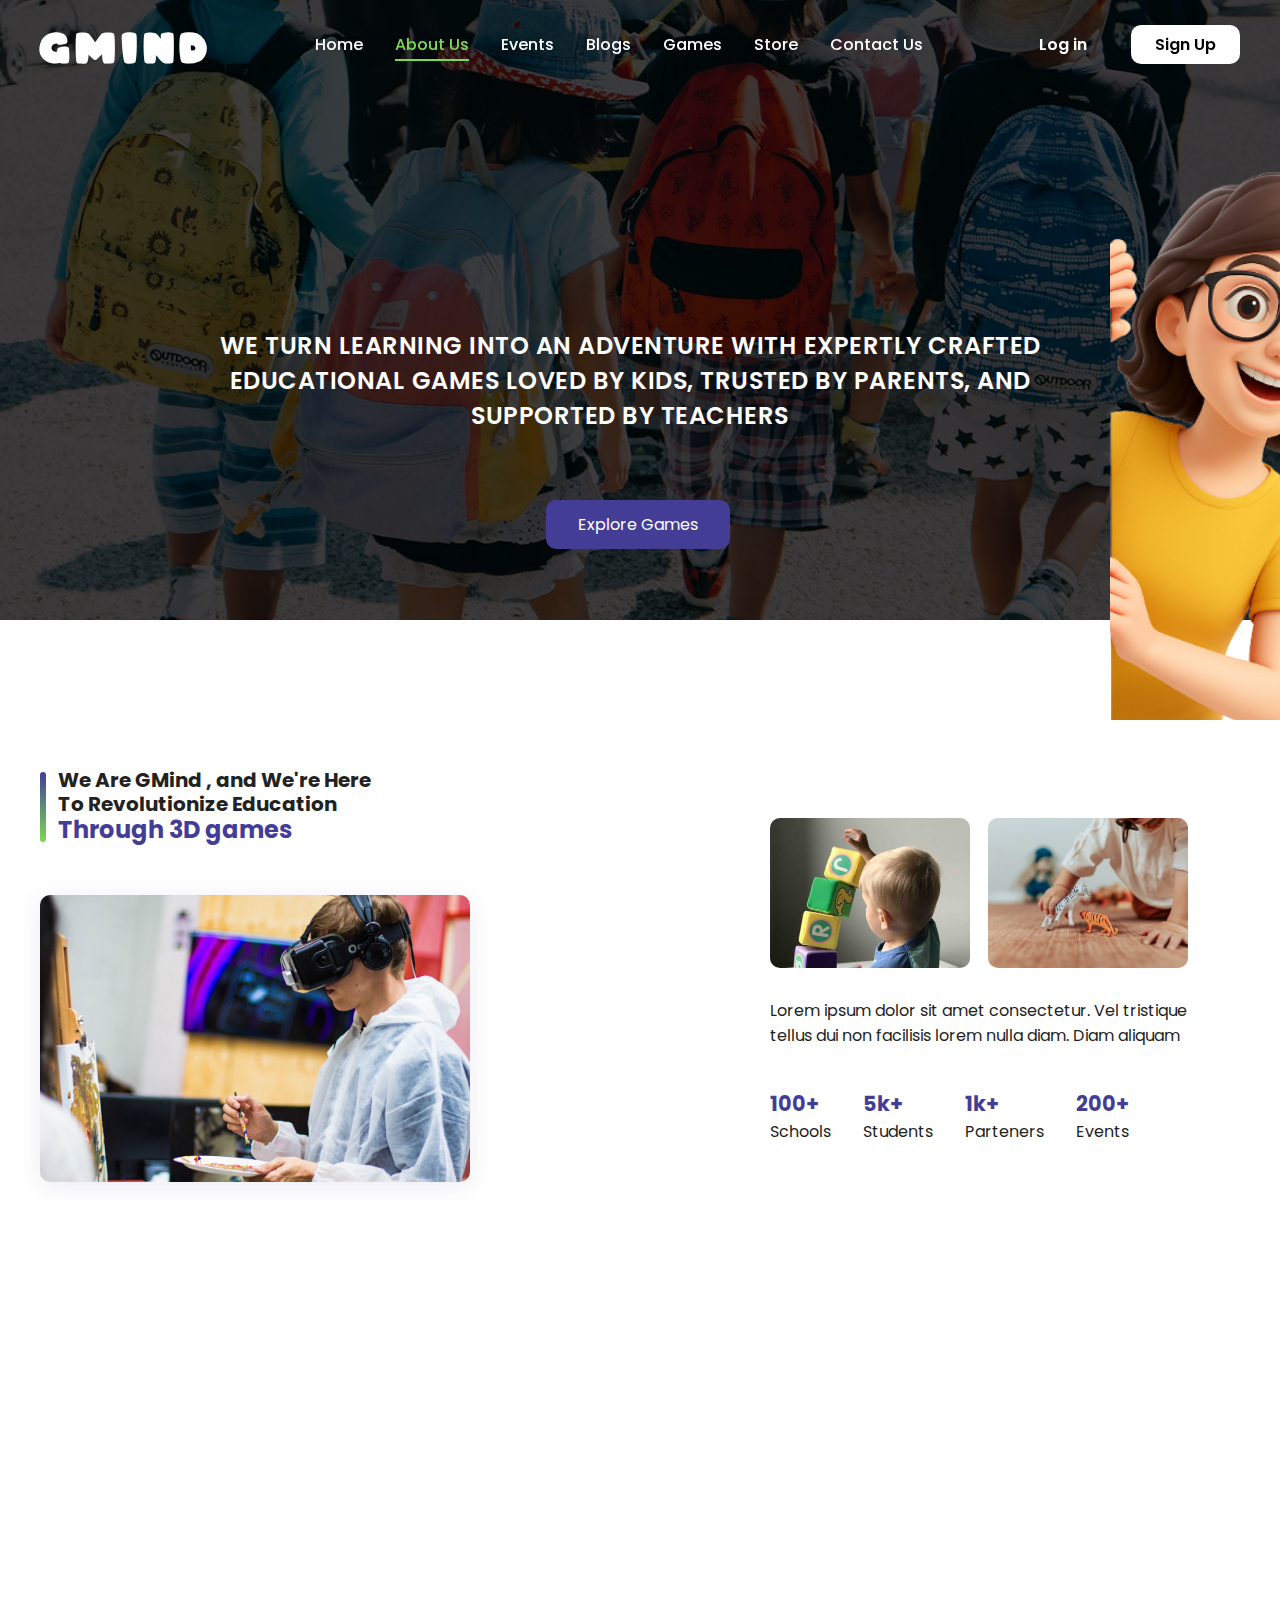
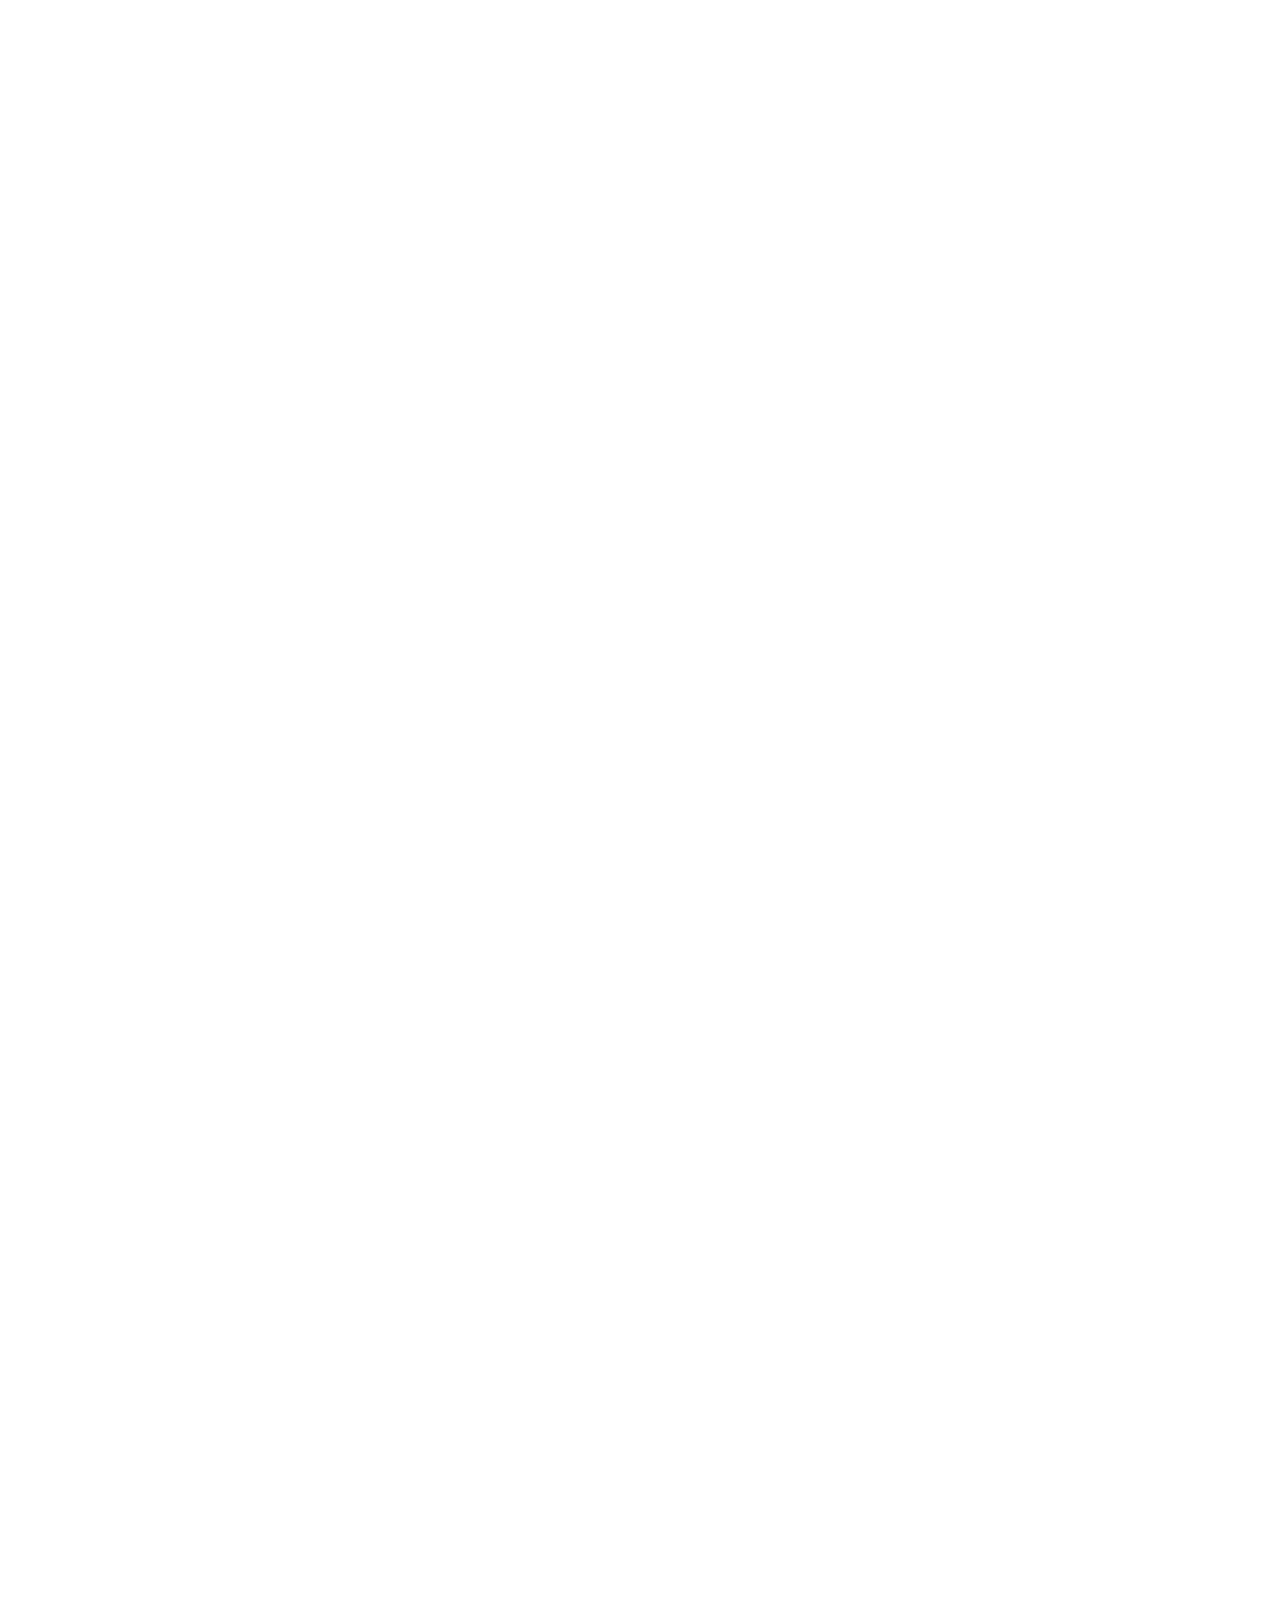
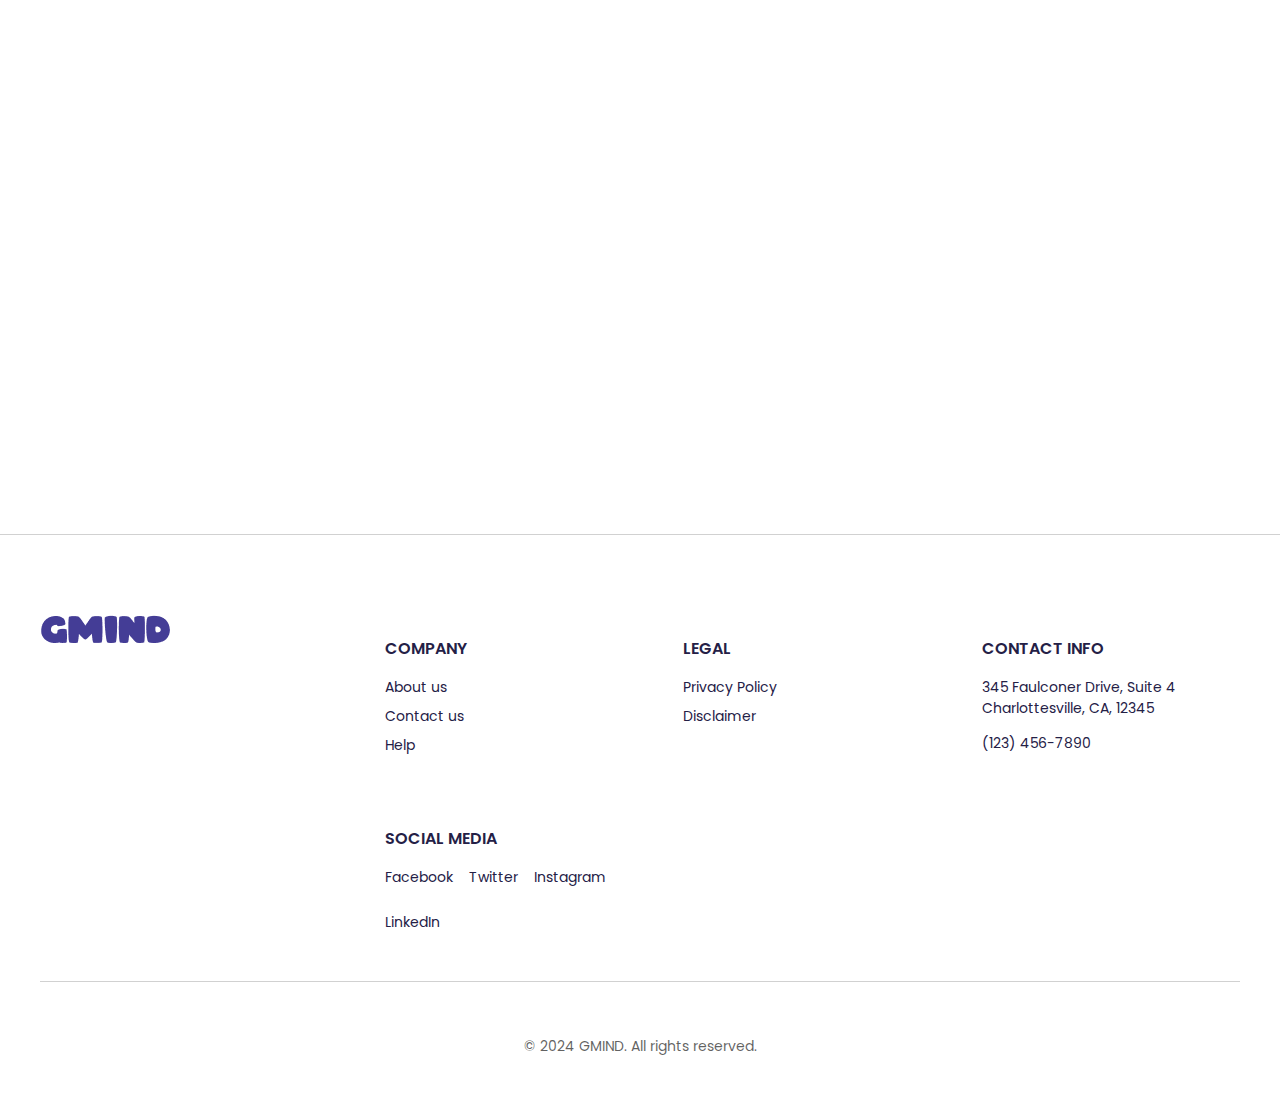
<file: aboutus.html>
<!DOCTYPE html>
<html lang="en">
  <head>
    <meta charset="UTF-8" />
    <meta name="viewport" content="width=device-width, initial-scale=1.0" />
    <title>About Us | GMIND</title>
    <link rel="stylesheet" href="about.css" />
    <link
      href="https://fonts.googleapis.com/css?family=Poppins:400,600,700&display=swap"
      rel="stylesheet"
    />
    <script>
      // Scroll header functionality
      document.addEventListener("DOMContentLoaded", function () {
        const header = document.querySelector("header");

        // Header scroll effect
        window.addEventListener("scroll", function () {
          if (window.scrollY > 100) {
            header.classList.add("scrolled");
          } else {
            header.classList.remove("scrolled");
          }
        });
      });
    </script>
  </head>
  <body>
    <!-- Header / Navigation -->
    <header>
      <div class="container nav-container">
        <!-- Replace logo image with text for GMIND logo -->
        <span class="gmind-logo-text">GMIND</span>
        <nav>
          <ul>
            <li><a href="index.html">Home</a></li>
            <li><a href="aboutus.html" class="active">About Us</a></li>
            <li><a href="#">Events</a></li>
            <li><a href="#">Blogs</a></li>
            <li><a href="#">Games</a></li>
            <li><a href="#">Store</a></li>
            <li><a href="#">Contact Us</a></li>
          </ul>
        </nav>
        <div class="auth-links">
          <a href="login.html" class="btn">Log in</a>
          <a href="signup.html" class="btn btn-primary">Sign Up</a>
        </div>
        <!-- Mobile menu toggle -->
        <button class="mobile-menu-toggle" id="mobile-menu-toggle">
          <span></span>
          <span></span>
          <span></span>
        </button>
      </div>
    </header>

    <!-- Mobile menu overlay -->
    <div class="mobile-menu-overlay" id="mobile-menu-overlay"></div>

    <!-- Mobile menu -->
    <div class="mobile-menu" id="mobile-menu">
      <button class="mobile-menu-close" id="mobile-menu-close">&times;</button>
      <ul>
        <li><a href="index.html">Home</a></li>
        <li><a href="aboutus.html" class="active">About Us</a></li>
        <li><a href="#">Events</a></li>
        <li><a href="#">Blogs</a></li>
        <li><a href="#">Games</a></li>
        <li><a href="#">Store</a></li>
        <li><a href="#">Contact Us</a></li>
      </ul>
      <div class="auth-links">
        <a href="login.html" class="btn">Log in</a>
        <a href="signup.html" class="btn btn-primary">Sign Up</a>
      </div>
    </div>

    <!-- Hero Section -->
    <section class="hero">
      <div class="container hero-content">
        <div class="hero-text">
          <h1 class="hero-title">
            <span class="hero-title-main">LEARN THROUGH GAMES</span><br />
            <span class="hero-title-secondary"
              >We turn learning into an adventure with expertly crafted
              educational games loved by kids, trusted by parents, and supported
              by teachers</span
            >
          </h1>
          <a
            href="#games"
            class="btn btn-primary"
            style="background-color: #443d96"
            style="border-radius: 10px !important"
            >Explore Games</a
          >
        </div>
        <div class="hero-visuals">
          <img
            src="Images/about-us-hero.png"
            alt="Hero Character"
            class="about-us-hero-img"
          />
          <div class="hero-reflection"></div>
        </div>
      </div>
    </section>

    <!-- Impact Section (new, before features) -->
    <section class="impact-section">
      <div class="impact-container">
        <div class="impact-left">
          <div class="impact-title-group">
            <span class="impact-accent"></span>
            <div>
              <h2 class="impact-title">
                We Are GMind , and We're Here<br />To Revolutionize Education<br /><span
                  class="impact-highlight"
                  >Through 3D games</span
                >
              </h2>
            </div>
          </div>
          <img
            src="Images/boy-about-us.jpg"
            alt="VR Experience"
            class="impact-img"
          />
        </div>
        <div class="impact-right">
          <div class="impact-cards-row">
            <div class="impact-card">
              <img
                src="Images/kid.jpg"
                alt="Impact Card 1"
                class="impact-card-img"
              />
            </div>
            <div class="impact-card">
              <img
                src="Images/impact.jpg"
                alt="Impact Card 2"
                class="impact-card-img"
              />
            </div>
          </div>
          <p class="impact-desc">
            Lorem ipsum dolor sit amet consectetur. Vel tristique <br />
            tellus dui non facilisis lorem nulla diam. Diam aliquam
          </p>
          <div class="impact-stats-row">
            <div class="impact-stat">
              <span class="impact-stat-number">100+</span><br />Schools
            </div>
            <div class="impact-stat">
              <span class="impact-stat-number">5k+</span><br />Students
            </div>
            <div class="impact-stat">
              <span class="impact-stat-number">1k+</span><br />Parteners
            </div>
            <div class="impact-stat">
              <span class="impact-stat-number">200+</span><br />Events
            </div>
          </div>
        </div>
      </div>
    </section>

    <!-- Features Section -->
    <section class="features container">
      <div class="feature">
        <div class="feature-icon" style="background: #7ed957">01</div>
        <h3>Workshops & Events</h3>
        <p>
          Interactive educational workshops and events and gamified learning
          sessions, designed to spark curiosity and engagement.
        </p>
      </div>
      <div class="feature">
        <div class="feature-icon" style="background: #e50b4e">02</div>
        <h3>Games & Apps</h3>
        <p>
          Tailored AR/VR educational games aligned with curricula to enhance
          classroom experiences for teachers and students.
        </p>
      </div>
      <div class="feature">
        <div class="feature-icon" style="background: #f7b602">03</div>
        <h3>Games At Home</h3>
        <p>
          Engaging and educational games that allow parents to support their
          children's learning journey at home.
        </p>
      </div>
      <div class="feature">
        <div class="feature-icon" style="background: #02c4b2">04</div>
        <h3>Customized Games</h3>
        <p>
          Bespoke game development services for educational institutions,
          combining creativity and innovation to meet specific learning goals.
        </p>
      </div>
    </section>

    <!-- Trusted By Section -->
    <section class="trusted-by">
      <div class="container">
        <h2>We are trusted by</h2>
        <div class="trusted-logos">
          <img src="Images/g1.jpg" alt="Partner 1" />
          <img src="Images/hero.png" alt="Partner 2" />
          <img src="Images/GMIND.png" alt="Partner 3" />
          <img src="Images/vr.png" alt="Partner 4" />
        </div>
      </div>
    </section>

    <!-- Team Section -->
    <section class="team">
      <div class="container">
        <h2>Our Team</h2>
        <p>
          Our dedicated team combines creativity, education, and technology
          <br />
          to bring your children impactful learning through games.
        </p>
        <div class="team-members">
          <div class="member">
            <img src="Images/Character.png" alt="Team Member" />
            <div class="job-title">CEO</div>
            <h4>Jane Doe</h4>
          </div>
          <div class="member">
            <img src="Images/hero.png" alt="Team Member" />
            <div class="job-title">Lead Developer</div>
            <h4>John Smith</h4>
          </div>
          <div class="member">
            <img src="Images/g1.jpg" alt="Team Member" />
            <div class="job-title">Designer</div>
            <h4>Mary Lee</h4>
          </div>
          <div class="member">
            <img src="Images/vr.png" alt="Team Member" />
            <div class="job-title">Education Expert</div>
            <h4>Alex Kim</h4>
          </div>
          <div class="member">
            <img src="Images/GMIND.png" alt="Team Member" />
            <div class="job-title">Marketing</div>
            <h4>Sam Patel</h4>
          </div>
        </div>
      </div>
    </section>

    <!-- Testimonials Section -->
    <section class="testimonials">
      <div class="container">
        <h2 class="testimonials-title">
          WHAT OUR CUSTOMER <span class="testimonials-title-green">SAY'S</span>
        </h2>
        <p class="testimonials-subtitle">
          Empowering success through exceptional user experiences
        </p>
        <div class="testimonial-grid">
          <div class="testimonial">
            <img src="Images/g1.jpg" alt="Avatar" class="testimonial-avatar" />
            <div class="testimonial-content">
              <div class="testimonial-name">
                Zack Swire <span class="testimonial-handle">@swire</span>
              </div>
              <p>
                If you're a Coach or a Creator, and you'd like to create better
                videos quickly, check out GMIND! Lorem ipsum dolor sit amet
                consectetur adipisicing elit. Fugiat voluptatum doloribus quas
                ipsam, sit velit, ab quidem numquam dolores iste incidunt
                molestias voluptate voluptas. Ratione ipsa perferendis fugiat
                blanditiis et.
              </p>
            </div>
          </div>
          <div class="testimonial">
            <img
              src="Images/hero.png"
              alt="Avatar"
              class="testimonial-avatar"
            />
            <div class="testimonial-content">
              <div class="testimonial-name">
                Victor <span class="testimonial-handle">@victoruxui</span>
              </div>
              <p>
                GMIND is the best! Lorem ipsum, dolor sit amet consectetur
                adipisicing elit. Cum ratione quasi exercitationem, tenetur
                officia eligendi numquam quis nam optio, doloremque cumque sunt
                soluta cupiditate corrupti vel eius beatae esse dolor.
              </p>
            </div>
          </div>
          <div class="testimonial">
            <img src="Images/vr.png" alt="Avatar" class="testimonial-avatar" />
            <div class="testimonial-content">
              <div class="testimonial-name">
                Luca Restagno <span class="testimonial-handle">@ikoichi</span>
              </div>
              <p>
                I'm really impressed by the video composition and the final
                result. Brilliant!
              </p>
            </div>
          </div>

          <div class="testimonial">
            <img
              src="Images/GMIND.png"
              alt="Avatar"
              class="testimonial-avatar"
            />
            <div class="testimonial-content">
              <div class="testimonial-name">
                Jordan Godbey
                <span class="testimonial-handle">@jordangodbey</span>
              </div>
              <p>
                Loving how easy it is to record my course on GMIND. Makes it
                look super cool too!
              </p>
            </div>
          </div>
          <div class="testimonial">
            <img src="Images/g1.jpg" alt="Avatar" class="testimonial-avatar" />
            <div class="testimonial-content">
              <div class="testimonial-name">
                Justin Moore
                <span class="testimonial-handle">@justinmoorefam</span>
              </div>
              <p>
                I recorded my entire Gifted to Paid course using GMIND. Very
                bullish on Grant and the team.
              </p>
            </div>
          </div>
          <div class="testimonial">
            <img
              src="Images/hero.png"
              alt="Avatar"
              class="testimonial-avatar"
            />
            <div class="testimonial-content">
              <div class="testimonial-name">
                Tom Osman <span class="testimonial-handle">@tomosman</span>
              </div>
              <p>GMIND is the bomb btw.</p>
            </div>
          </div>
        </div>
      </div>
    </section>

    <footer id="contact" class="footer">
      <div class="container">
        <div class="footer-content">
          <div class="footer-brand">
            <img src="Images/GMIND.png" />
          </div>
          <div class="footer-links">
            <div class="footer-section">
              <h4>Company</h4>
              <a href="#about">About us</a>
              <a href="#contact">Contact us</a>
              <a href="#help">Help</a>
            </div>
            <div class="footer-section">
              <h4>Legal</h4>
              <a href="#privacy">Privacy Policy</a>
              <a href="#disclaimer">Disclaimer</a>
            </div>
            <div class="footer-section">
              <h4>Contact Info</h4>
              <p>
                345 Faulconer Drive, Suite 4<br />Charlottesville, CA, 12345
              </p>
              <p>(123) 456-7890</p>
            </div>
            <div class="footer-section">
              <h4>Social Media</h4>
              <div class="social-links">
                <a href="#" class="social-link">Facebook</a>
                <a href="#" class="social-link">Twitter</a>
                <a href="#" class="social-link">Instagram</a>
                <a href="#" class="social-link">LinkedIn</a>
              </div>
            </div>
          </div>
        </div>
        <div class="footer-bottom">
          <p>&copy; 2024 GMIND. All rights reserved.</p>
        </div>
      </div>
    </footer>

    <script>
      // Mobile menu functionality
      const mobileMenuToggle = document.getElementById("mobile-menu-toggle");
      const mobileMenu = document.getElementById("mobile-menu");
      const mobileMenuOverlay = document.getElementById("mobile-menu-overlay");
      const mobileMenuClose = document.getElementById("mobile-menu-close");

      function openMobileMenu() {
        mobileMenuToggle.classList.add("active");
        mobileMenu.classList.add("active");
        mobileMenuOverlay.classList.add("active");
        document.body.style.overflow = "hidden";
      }

      function closeMobileMenu() {
        mobileMenuToggle.classList.remove("active");
        mobileMenu.classList.remove("active");
        mobileMenuOverlay.classList.remove("active");
        document.body.style.overflow = "";
      }

      // Event listeners for mobile menu
      mobileMenuToggle.addEventListener("click", openMobileMenu);
      mobileMenuClose.addEventListener("click", closeMobileMenu);
      mobileMenuOverlay.addEventListener("click", closeMobileMenu);

      // Close menu when clicking on a link
      const mobileMenuLinks = mobileMenu.querySelectorAll("a");
      mobileMenuLinks.forEach((link) => {
        link.addEventListener("click", closeMobileMenu);
      });

      // Close menu on escape key
      document.addEventListener("keydown", (e) => {
        if (e.key === "Escape" && mobileMenu.classList.contains("active")) {
          closeMobileMenu();
        }
      });

      // Intersection Observer for scroll-triggered animations
      const observerOptions = {
        threshold: 0.1,
        rootMargin: "0px 0px -50px 0px",
      };

      const observer = new IntersectionObserver((entries) => {
        entries.forEach((entry) => {
          if (entry.isIntersecting) {
            entry.target.classList.add("visible");
          }
        });
      }, observerOptions);

      // Add animation classes to elements
      document.addEventListener("DOMContentLoaded", function () {
        // Add scroll animation classes to sections
        const sections = document.querySelectorAll("section");
        sections.forEach((section) => {
          section.classList.add("animate-on-scroll");
          observer.observe(section);
        });

        // Add staggered animations to feature cards
        const features = document.querySelectorAll(".feature");
        features.forEach((feature, index) => {
          feature.style.animationDelay = `${0.1 * (index + 1)}s`;
        });

        // Add staggered animations to team members
        const members = document.querySelectorAll(".member");
        members.forEach((member, index) => {
          member.style.animationDelay = `${0.1 * (index + 1)}s`;
        });

        // Add staggered animations to testimonials
        const testimonials = document.querySelectorAll(".testimonial");
        testimonials.forEach((testimonial, index) => {
          testimonial.style.animationDelay = `${0.1 * (index + 1)}s`;
        });

        // Add staggered animations to trusted logos
        const logos = document.querySelectorAll(".trusted-logos img");
        logos.forEach((logo, index) => {
          logo.style.animationDelay = `${0.1 * (index + 1)}s`;
        });

        // Add staggered animations to impact stats
        const stats = document.querySelectorAll(".impact-stat");
        stats.forEach((stat, index) => {
          stat.style.animationDelay = `${1 + 0.1 * (index + 1)}s`;
        });

        // Add staggered animations to impact cards
        const cards = document.querySelectorAll(".impact-card");
        cards.forEach((card, index) => {
          card.style.animationDelay = `${0.8 + 0.1 * (index + 1)}s`;
        });

        // Smooth scroll for anchor links
        document.querySelectorAll('a[href^="#"]').forEach((anchor) => {
          anchor.addEventListener("click", function (e) {
            e.preventDefault();
            const target = document.querySelector(this.getAttribute("href"));
            if (target) {
              target.scrollIntoView({
                behavior: "smooth",
                block: "start",
              });
            }
          });
        });

        // Add hover effects to navigation
        const navLinks = document.querySelectorAll("nav a");
        navLinks.forEach((link) => {
          link.addEventListener("mouseenter", function () {
            this.style.transform = "translateY(-2px)";
          });

          link.addEventListener("mouseleave", function () {
            this.style.transform = "translateY(0)";
          });
        });

        // Add click effects to buttons
        const buttons = document.querySelectorAll(".btn");
        buttons.forEach((button) => {
          button.addEventListener("click", function () {
            this.style.transform = "scale(0.95)";
            setTimeout(() => {
              this.style.transform = "";
            }, 150);
          });
        });

        // Parallax effect for hero image
        window.addEventListener("scroll", function () {
          const scrolled = window.pageYOffset;
          const heroImg = document.querySelector(".about-us-hero-img");
          const heroReflection = document.querySelector(".hero-reflection");
          if (heroImg) {
            const rate = scrolled * -0.5;
            heroImg.style.transform = `translateY(${rate}px) scaleX(-1)`;
            if (heroReflection) {
              heroReflection.style.transform = `translateY(${rate}px) scaleY(-1) scaleX(-1)`;
            }
          }
        });

        // Add loading animation
        window.addEventListener("load", function () {
          document.body.classList.add("loaded");
        });

        // Add typing effect to hero title
        const heroTitle = document.querySelector(".hero-title-main");
        if (heroTitle) {
          const text = heroTitle.textContent;
          heroTitle.textContent = "";
          let i = 0;
          const typeWriter = () => {
            if (i < text.length) {
              heroTitle.textContent += text.charAt(i);
              i++;
              setTimeout(typeWriter, 100);
            }
          };
          setTimeout(typeWriter, 1000);
        }
      });

      // Add CSS for loading state
      const style = document.createElement("style");
      style.textContent = `
        body:not(.loaded) {
          overflow: hidden;
        }
        
        .animate-on-scroll {
          opacity: 0;
          transform: translateY(30px);
          transition: all 0.8s ease-out;
        }
        
        .animate-on-scroll.visible {
          opacity: 1;
          transform: translateY(0);
        }
        
        /* Enhanced hover effects */
        .feature:hover .feature-icon {
          animation: pulse 0.6s ease-in-out;
        }
        
        .member:hover img {
          animation: float 2s ease-in-out infinite;
        }
        
        .testimonial:hover {
          animation: pulse 0.3s ease-in-out;
        }
        
        /* Smooth transitions for all interactive elements */
        * {
          transition: all 0.3s ease;
        }
        
        /* Loading animation */
        @keyframes fadeIn {
          from { opacity: 0; }
          to { opacity: 1; }
        }
        
        body.loaded {
          animation: fadeIn 0.5s ease-out;
        }
      `;
      document.head.appendChild(style);
    </script>
  </body>
</html>
</file>
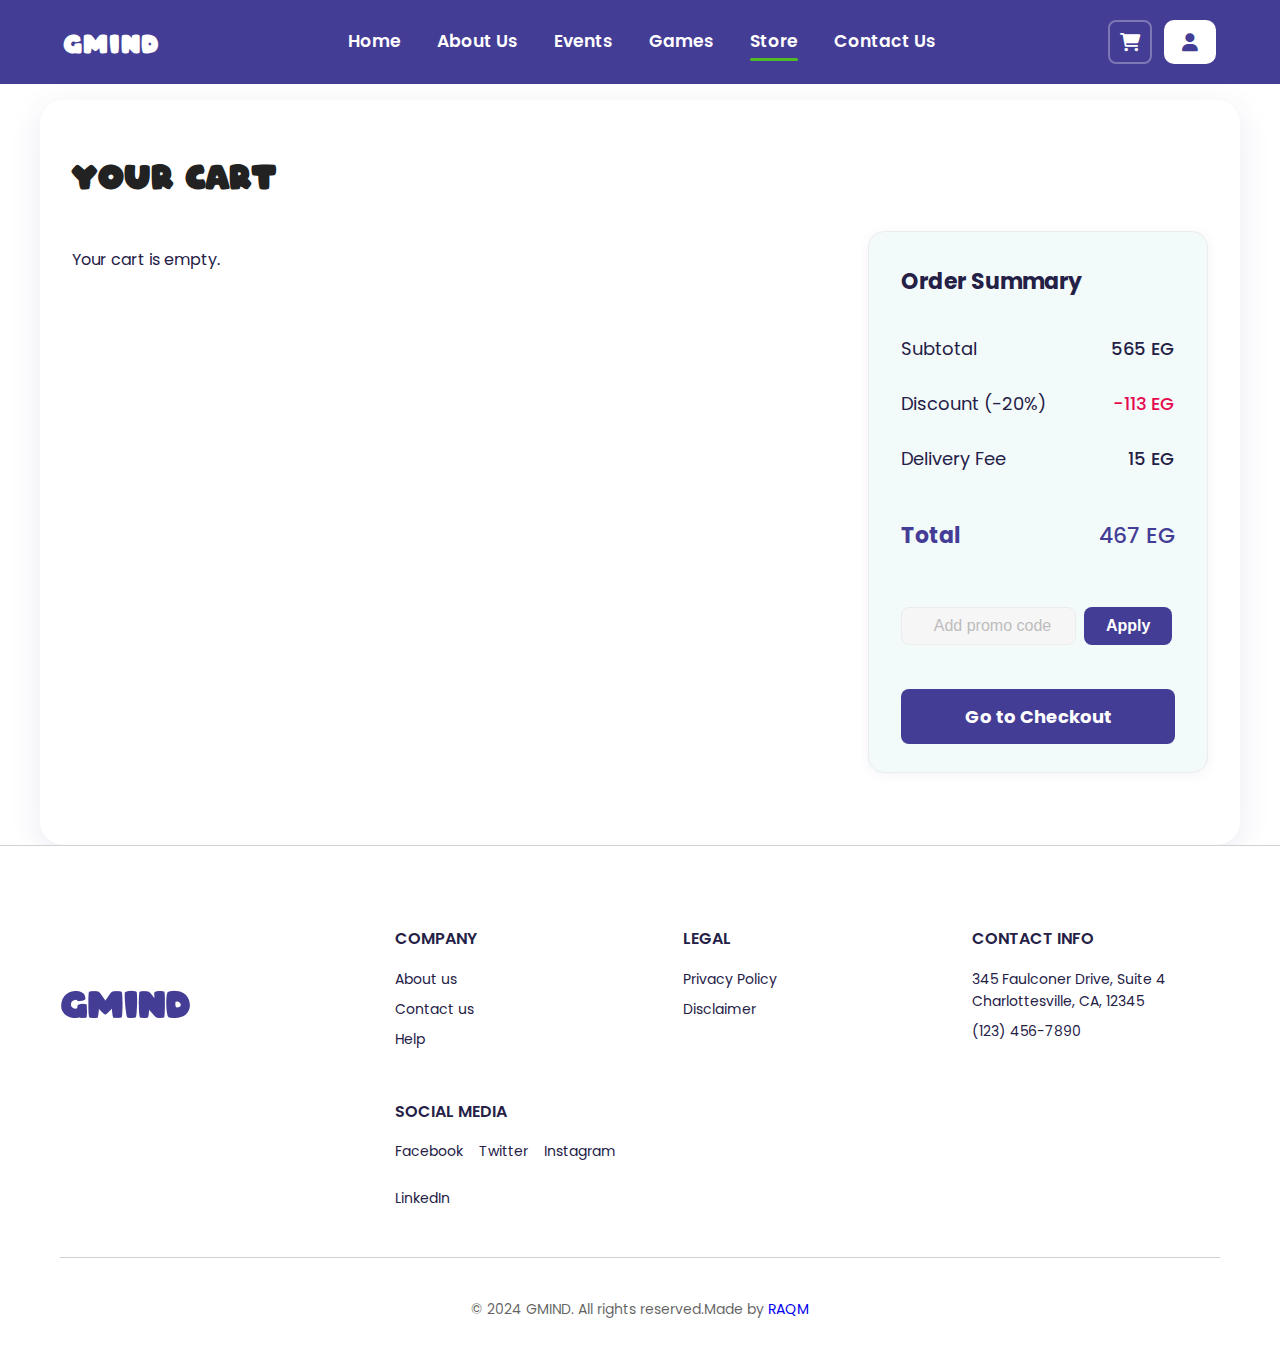
<file: cart.html>
<!DOCTYPE html>
<html lang="en">
  <head>
    <meta charset="UTF-8" />
    <meta name="viewport" content="width=device-width, initial-scale=1.0" />
    <title>Shopping Cart</title>
    <link rel="stylesheet" href="styles.css" />
    <link rel="stylesheet" href="cart.css" />
    <link rel="stylesheet" href="produt_details.css" />
    <link
      href="https://fonts.googleapis.com/css2?family=Poppins:wght@300;400;500;600;700&family=Inter:wght@400;500;600;700&family=Lexend:wght@400;500;600;700&display=swap"
      rel="stylesheet"
    />
    <link
      rel="stylesheet"
      href="https://cdnjs.cloudflare.com/ajax/libs/font-awesome/6.0.0/css/all.min.css"
    />
  </head>
  <body>
    <!-- Header / Navigation -->
    <header>
      <div class="container nav-container">
        <span class="gmind-logo-text">GMIND</span>
        <nav>
          <ul>
            <li><a href="index.html">Home</a></li>
            <li><a href="aboutus.html">About Us</a></li>
            <li><a href="events.html">Events</a></li>
            <li><a href="#">Games</a></li>
            <li><a href="store.html" class="active">Store</a></li>
            <li><a href="#">Contact Us</a></li>
          </ul>
        </nav>
        <div class="auth-links">
          <a href="cart.html" class="btn btn-icon cart-header-link">
            <i class="fas fa-shopping-cart"></i>
            <span class="cart-badge" id="cart-badge">0</span>
          </a>
          <a href="#" class="btn btn-icon btn-primary">
            <i class="fas fa-user"></i>
          </a>
        </div>
        <button class="mobile-menu-toggle" id="mobile-menu-toggle">
          <span></span>
          <span></span>
          <span></span>
        </button>
      </div>
    </header>

    <!-- Mobile menu overlay -->
    <div class="mobile-menu-overlay" id="mobile-menu-overlay"></div>

    <!-- Mobile menu -->
    <div class="mobile-menu" id="mobile-menu">
      <button class="mobile-menu-close" id="mobile-menu-close">&times;</button>
      <ul>
        <li><a href="index.html">Home</a></li>
        <li><a href="aboutus.html">About Us</a></li>
        <li><a href="events.html">Events</a></li>
        <li><a href="games.html">Games</a></li>
        <li><a href="store.html" class="active">Store</a></li>
        <li><a href="contact_us.html">Contact Us</a></li>
      </ul>
      <div class="auth-links">
        <a href="cart.html" class="btn btn-icon cart-header-link">
          <i class="fas fa-shopping-cart"></i>
          <span class="cart-badge" id="cart-badge">0</span>
        </a>
        <a href="#" class="btn btn-icon btn-primary">
          <i class="fas fa-user"></i>
        </a>
      </div>
    </div>

    <div class="cart-container container">
      <h1 class="cart-title section-title">Your cart</h1>
      <div class="cart-content">
        <div class="cart-items">
          <!-- Cart Item Example -->
          <!-- Repeat for more items as needed -->
        </div>
        <div class="cart-summary">
          <div class="cart-summary-title">Order Summary</div>
          <div class="cart-summary-row">
            <span>Subtotal</span>
            <span class="cart-summary-value">565 EG</span>
          </div>
          <div class="cart-summary-row">
            <span>Discount (-20%)</span>
            <span class="cart-summary-value cart-summary-discount"
              >-113 EG</span
            >
          </div>
          <div class="cart-summary-row">
            <span>Delivery Fee</span>
            <span class="cart-summary-value">15 EG</span>
          </div>
          <div class="cart-summary-row cart-summary-total">
            <span>Total</span>
            <span class="cart-summary-value">467 EG</span>
          </div>
          <div class="cart-summary-promo">
            <input
              type="text"
              class="cart-promo-input"
              placeholder="Add promo code"
            />
            <button class="cart-promo-apply">Apply</button>
          </div>
          <button class="btn btn-primary cart-checkout-btn">
            Go to Checkout
          </button>
        </div>
      </div>
    </div>

    <!-- Footer -->
    <footer id="contact" class="footer">
      <div class="container">
        <div class="footer-content">
          <div class="footer-brand">
            <img src="Images/GMIND.png" />
          </div>
          <div class="footer-links">
            <div class="footer-section">
              <h4>Company</h4>
              <a href="#about">About us</a>
              <a href="#contact">Contact us</a>
              <a href="#help">Help</a>
            </div>
            <div class="footer-section">
              <h4>Legal</h4>
              <a href="#privacy">Privacy Policy</a>
              <a href="#disclaimer">Disclaimer</a>
            </div>
            <div class="footer-section">
              <h4>Contact Info</h4>
              <p>
                345 Faulconer Drive, Suite 4<br />Charlottesville, CA, 12345
              </p>
              <p>(123) 456-7890</p>
            </div>
            <div class="footer-section">
              <h4>Social Media</h4>
              <div class="social-links">
                <a href="#" class="social-link">Facebook</a>
                <a href="#" class="social-link">Twitter</a>
                <a href="#" class="social-link">Instagram</a>
                <a href="#" class="social-link">LinkedIn</a>
              </div>
            </div>
          </div>
        </div>
        <div class="footer-bottom">
          <p>
            &copy; 2024 GMIND. All rights reserved.Made by
            <a href="#" style="text-decoration: none">RAQM</a>
          </p>
        </div>
      </div>
    </footer>

    <script>
      // Header scroll effect
      window.addEventListener("scroll", function () {
        const header = document.querySelector(".header");
        if (window.scrollY > 50) {
          header.classList.add("scrolled");
        } else {
          header.classList.remove("scrolled");
        }
      });

      // Mobile menu functionality
      const mobileMenuToggle = document.getElementById("mobile-menu-toggle");
      const mobileMenu = document.getElementById("mobile-menu");
      const mobileMenuOverlay = document.getElementById("mobile-menu-overlay");
      const mobileMenuClose = document.getElementById("mobile-menu-close");

      function openMobileMenu() {
        mobileMenuToggle.classList.add("active");
        mobileMenu.classList.add("active");
        mobileMenuOverlay.classList.add("active");
        document.body.style.overflow = "hidden";
      }

      function closeMobileMenu() {
        mobileMenuToggle.classList.remove("active");
        mobileMenu.classList.remove("active");
        mobileMenuOverlay.classList.remove("active");
        document.body.style.overflow = "";
      }

      // Event listeners for mobile menu
      mobileMenuToggle.addEventListener("click", openMobileMenu);
      mobileMenuClose.addEventListener("click", closeMobileMenu);
      mobileMenuOverlay.addEventListener("click", closeMobileMenu);

      // Close menu when clicking on a link
      const mobileMenuLinks = mobileMenu.querySelectorAll("a");
      mobileMenuLinks.forEach((link) => {
        link.addEventListener("click", closeMobileMenu);
      });

      // Close menu on escape key
      document.addEventListener("keydown", (e) => {
        if (e.key === "Escape" && mobileMenu.classList.contains("active")) {
          closeMobileMenu();
        }
      });
    </script>
    <script>
      function updateCartBadge() {
        const cart = JSON.parse(localStorage.getItem("cart")) || [];
        const count = cart.reduce((sum, item) => sum + (item.quantity || 1), 0);
        document.querySelectorAll("#cart-badge").forEach((badge) => {
          badge.textContent = count > 0 ? count : "";
          badge.style.display = count > 0 ? "inline-block" : "none";
        });
      }

      function renderCart() {
        const cart = JSON.parse(localStorage.getItem("cart")) || [];
        const cartItemsContainer = document.querySelector(".cart-items");
        cartItemsContainer.innerHTML = "";
        if (cart.length === 0) {
          cartItemsContainer.innerHTML = "<p>Your cart is empty.</p>";
          updateCartBadge();
          return;
        }
        cart.forEach((item, idx) => {
          const itemDiv = document.createElement("div");
          itemDiv.className = "cart-item";
          itemDiv.innerHTML = `
      <div class="cart-item-image">
        <img src="${item.image}" alt="Product Image" />
      </div>
      <div class="cart-item-details">
        <div class="cart-item-name">${item.name}</div>
        <div class="cart-item-meta">
          <span class="cart-item-desc">${item.desc}</span>
          <span class="cart-item-price">${item.price} EG</span>
          <div class="cart-item-qty">
            <button class="qty-btn qty-minus" data-idx="${idx}">-</button>
            <input type="text" class="qty-input" value="${item.quantity}" readonly />
            <button class="qty-btn qty-plus" data-idx="${idx}">+</button>
          </div>
        </div>
      </div>
      <button class="cart-item-remove" title="Remove item" data-idx="${idx}">
        <i class="fas fa-trash"></i>
      </button>
    `;
          cartItemsContainer.appendChild(itemDiv);
        });
        // Add event listeners for quantity and remove
        document.querySelectorAll(".qty-minus").forEach((btn) => {
          btn.onclick = function () {
            updateQuantity(this.dataset.idx, -1);
          };
        });
        document.querySelectorAll(".qty-plus").forEach((btn) => {
          btn.onclick = function () {
            updateQuantity(this.dataset.idx, 1);
          };
        });
        document.querySelectorAll(".cart-item-remove").forEach((btn) => {
          btn.onclick = function () {
            removeItem(this.dataset.idx);
          };
        });
        updateCartBadge();
        updateSummary();
      }
      function updateQuantity(idx, delta) {
        let cart = JSON.parse(localStorage.getItem("cart")) || [];
        cart[idx].quantity += delta;
        if (cart[idx].quantity < 1) cart[idx].quantity = 1;
        localStorage.setItem("cart", JSON.stringify(cart));
        renderCart();
      }
      function removeItem(idx) {
        let cart = JSON.parse(localStorage.getItem("cart")) || [];
        cart.splice(idx, 1);
        localStorage.setItem("cart", JSON.stringify(cart));
        renderCart();
      }
      function updateSummary() {
        const cart = JSON.parse(localStorage.getItem("cart")) || [];
        let subtotal = 0;
        cart.forEach((item) => {
          subtotal += parseFloat(item.price) * item.quantity;
        });
        document
          .querySelectorAll(".cart-summary-row")[0]
          .querySelector(".cart-summary-value").textContent = subtotal + " EG";
        // Example: discount and total calculation
        let discount = Math.round(subtotal * 0.2);
        document
          .querySelectorAll(".cart-summary-row")[1]
          .querySelector(".cart-summary-value").textContent =
          "-" + discount + " EG";
        let delivery = 15;
        document
          .querySelectorAll(".cart-summary-row")[2]
          .querySelector(".cart-summary-value").textContent = delivery + " EG";
        let total = subtotal - discount + delivery;
        document.querySelector(
          ".cart-summary-total .cart-summary-value"
        ).textContent = total + " EG";
      }
      document.addEventListener("DOMContentLoaded", function () {
        renderCart();
        updateCartBadge();
      });
    </script>
    <style>
      .cart-badge {
        position: absolute;
        top: -6px;
        right: -6px;
        background: #e50b4e;
        color: #fff;
        border-radius: 50%;
        font-size: 12px;
        font-weight: 700;
        min-width: 20px;
        height: 20px;
        display: flex;
        align-items: center;
        justify-content: center;
        padding: 0 6px;
        z-index: 10;
        box-shadow: 0 1px 4px rgba(0, 0, 0, 0.12);
      }
      .cart-header-link {
        position: relative;
      }
    </style>
  </body>
</html>
</file>
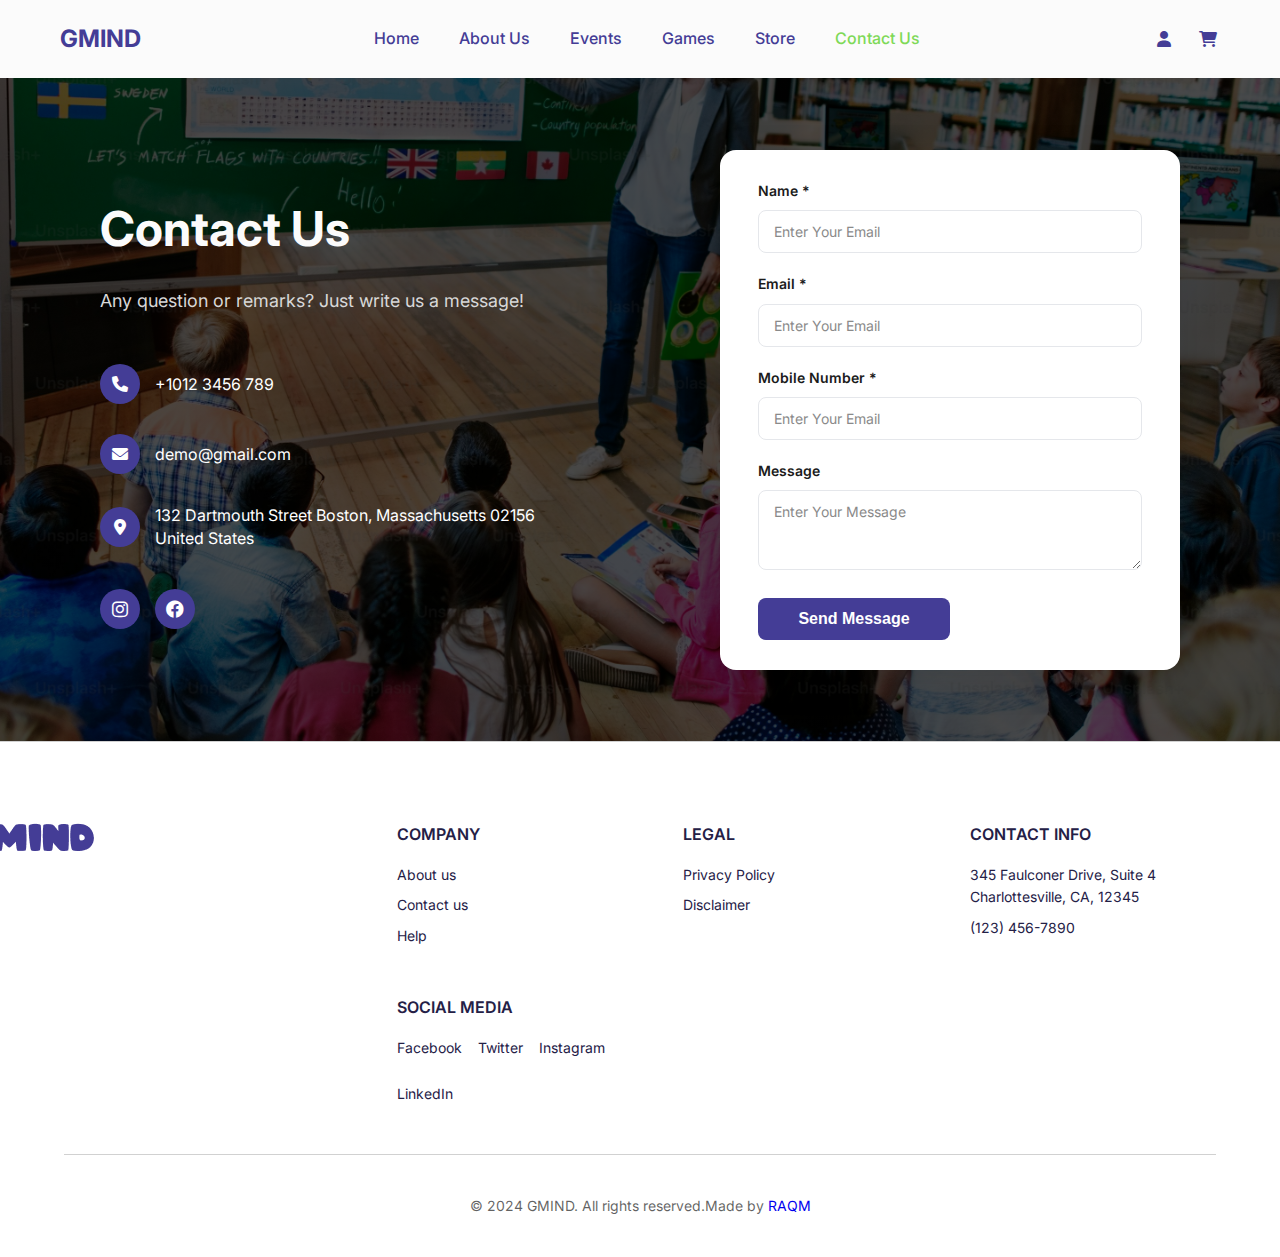
<file: contact_us.html>
<!DOCTYPE html>
<html lang="en">
  <head>
    <meta charset="UTF-8" />
    <meta name="viewport" content="width=device-width, initial-scale=1.0" />
    <title>Contact Us - GMIND Platform</title>
    <link rel="stylesheet" href="contact_us.css" />
    <link
      href="https://cdnjs.cloudflare.com/ajax/libs/font-awesome/6.0.0/css/all.min.css"
      rel="stylesheet"
    />
    <link
      href="https://fonts.googleapis.com/css2?family=Inter:wght@300;400;500;600;700&display=swap"
      rel="stylesheet"
    />
  </head>
  <body>
    <!-- Main Container -->
    <div class="main-container">
      <!-- Header -->
      <header class="header">
        <div class="header-content">
          <div class="logo">
            <span class="logo-text">GMIND</span>
          </div>

          <nav class="navigation">
            <a href="index.html" class="nav-link">Home</a>
            <a href="aboutus.html" class="nav-link">About Us</a>
            <a href="events.html" class="nav-link">Events</a>
            <a href="games.html" class="nav-link">Games</a>
            <a href="store.html" class="nav-link">Store</a>
            <a href="contact_us.html" class="nav-link active">Contact Us</a>
          </nav>

          <div class="header-icons">
            <div class="icon-container">
              <i class="fas fa-user"></i>
            </div>
            <div class="icon-container">
              <i class="fas fa-shopping-cart"></i>
            </div>
          </div>
        </div>
      </header>

      <!-- Contact Section -->
      <section class="contact-section">
        <div class="contact-background">
          <div class="contact-content">
            <!-- Left Column - Contact Info -->
            <div class="contact-info">
              <div class="contact-header">
                <h1 class="contact-title">Contact Us</h1>
                <p class="contact-subtitle">
                  Any question or remarks? Just write us a message!
                </p>
              </div>

              <div class="contact-details">
                <div class="contact-item">
                  <div class="contact-icon">
                    <i class="fas fa-phone"></i>
                  </div>
                  <span class="contact-text">+1012 3456 789</span>
                </div>

                <div class="contact-item">
                  <div class="contact-icon">
                    <i class="fas fa-envelope"></i>
                  </div>
                  <span class="contact-text">demo@gmail.com</span>
                </div>

                <div class="contact-item">
                  <div class="contact-icon">
                    <i class="fas fa-map-marker-alt"></i>
                  </div>
                  <span class="contact-text"
                    >132 Dartmouth Street Boston, Massachusetts 02156 United
                    States</span
                  >
                </div>
              </div>

              <div class="social-media">
                <div class="social-icon">
                  <i class="fab fa-instagram"></i>
                </div>
                <div class="social-icon">
                  <i class="fab fa-facebook"></i>
                </div>
              </div>
            </div>

            <!-- Right Column - Contact Form -->
            <div class="contact-form-container">
              <form class="contact-form">
                <div class="form-group">
                  <label class="form-label">Name *</label>
                  <input
                    type="text"
                    class="form-input"
                    placeholder="Enter Your Email"
                  />
                </div>

                <div class="form-group">
                  <label class="form-label">Email *</label>
                  <input
                    type="email"
                    class="form-input"
                    placeholder="Enter Your Email"
                  />
                </div>

                <div class="form-group">
                  <label class="form-label">Mobile Number *</label>
                  <input
                    type="tel"
                    class="form-input"
                    placeholder="Enter Your Email"
                  />
                </div>

                <div class="form-group">
                  <label class="form-label">Message</label>
                  <textarea
                    class="form-textarea"
                    placeholder="Enter Your Message"
                  ></textarea>
                </div>

                <div class="form-group">
                  <button type="submit" class="submit-btn">Send Message</button>
                </div>
              </form>
            </div>
          </div>
        </div>
      </section>

      <!-- Footer -->
      <footer class="footer">
        <div class="container">
          <div class="footer-content">
            <div class="footer-brand">
              <img src="Images/GMIND.png" alt="GMIND Logo" />
            </div>
            <div class="footer-links">
              <div class="footer-section">
                <h4>Company</h4>
                <a href="aboutus.html">About us</a>
                <a href="contact_us.html">Contact us</a>
                <a href="#help">Help</a>
              </div>
              <div class="footer-section">
                <h4>Legal</h4>
                <a href="#privacy">Privacy Policy</a>
                <a href="#disclaimer">Disclaimer</a>
              </div>
              <div class="footer-section">
                <h4>Contact Info</h4>
                <p>
                  345 Faulconer Drive, Suite 4<br />Charlottesville, CA, 12345
                </p>
                <p>(123) 456-7890</p>
              </div>
              <div class="footer-section">
                <h4>Social Media</h4>
                <div class="social-links">
                  <a href="#" class="social-link">Facebook</a>
                  <a href="#" class="social-link">Twitter</a>
                  <a href="#" class="social-link">Instagram</a>
                  <a href="#" class="social-link">LinkedIn</a>
                </div>
              </div>
            </div>
          </div>
          <div class="footer-bottom">
            <p>
              &copy; 2024 GMIND. All rights reserved.Made by
              <a href="#" style="text-decoration: none">RAQM</a>
            </p>
          </div>
        </div>
      </footer>
    </div>

    <script>
      // Form submission
      document
        .querySelector(".contact-form")
        .addEventListener("submit", function (e) {
          e.preventDefault();
          alert("Thank you for your message! We will get back to you soon.");
          this.reset();
        });
    </script>
  </body>
</html>
</file>
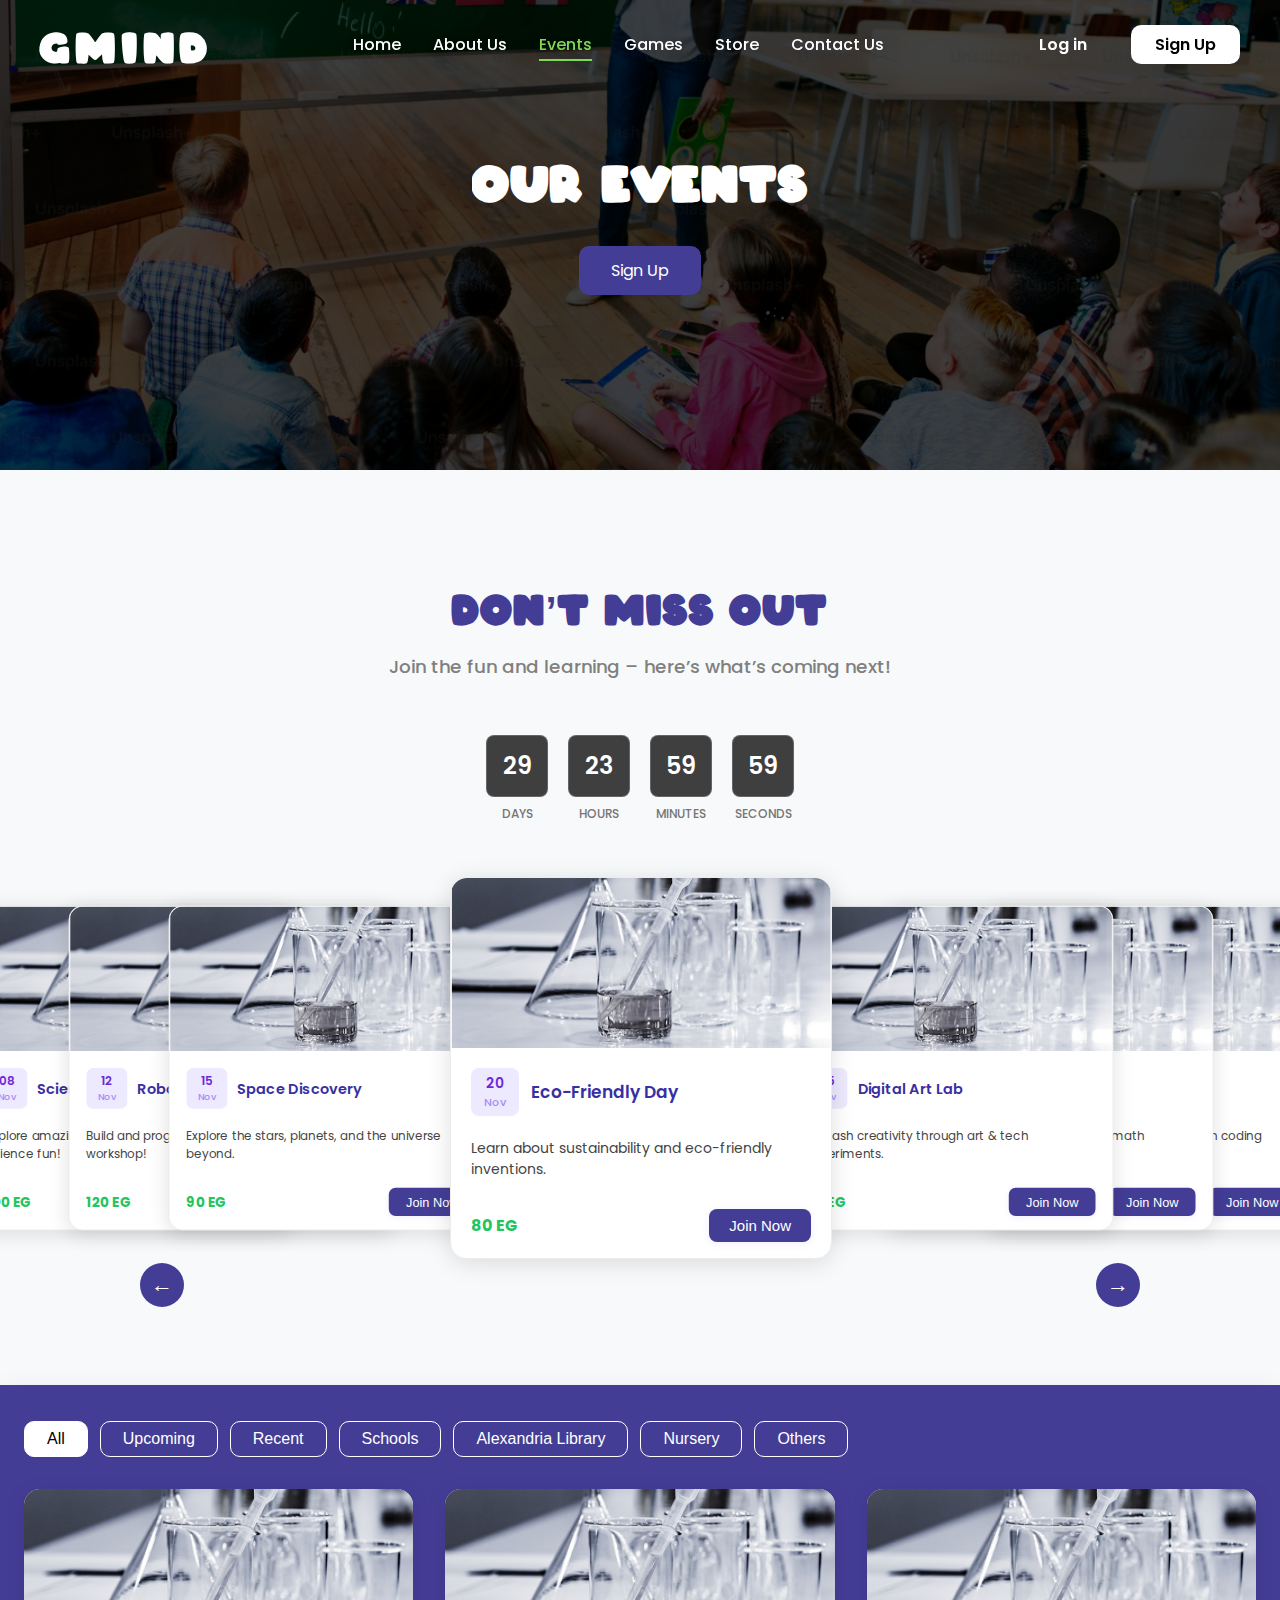
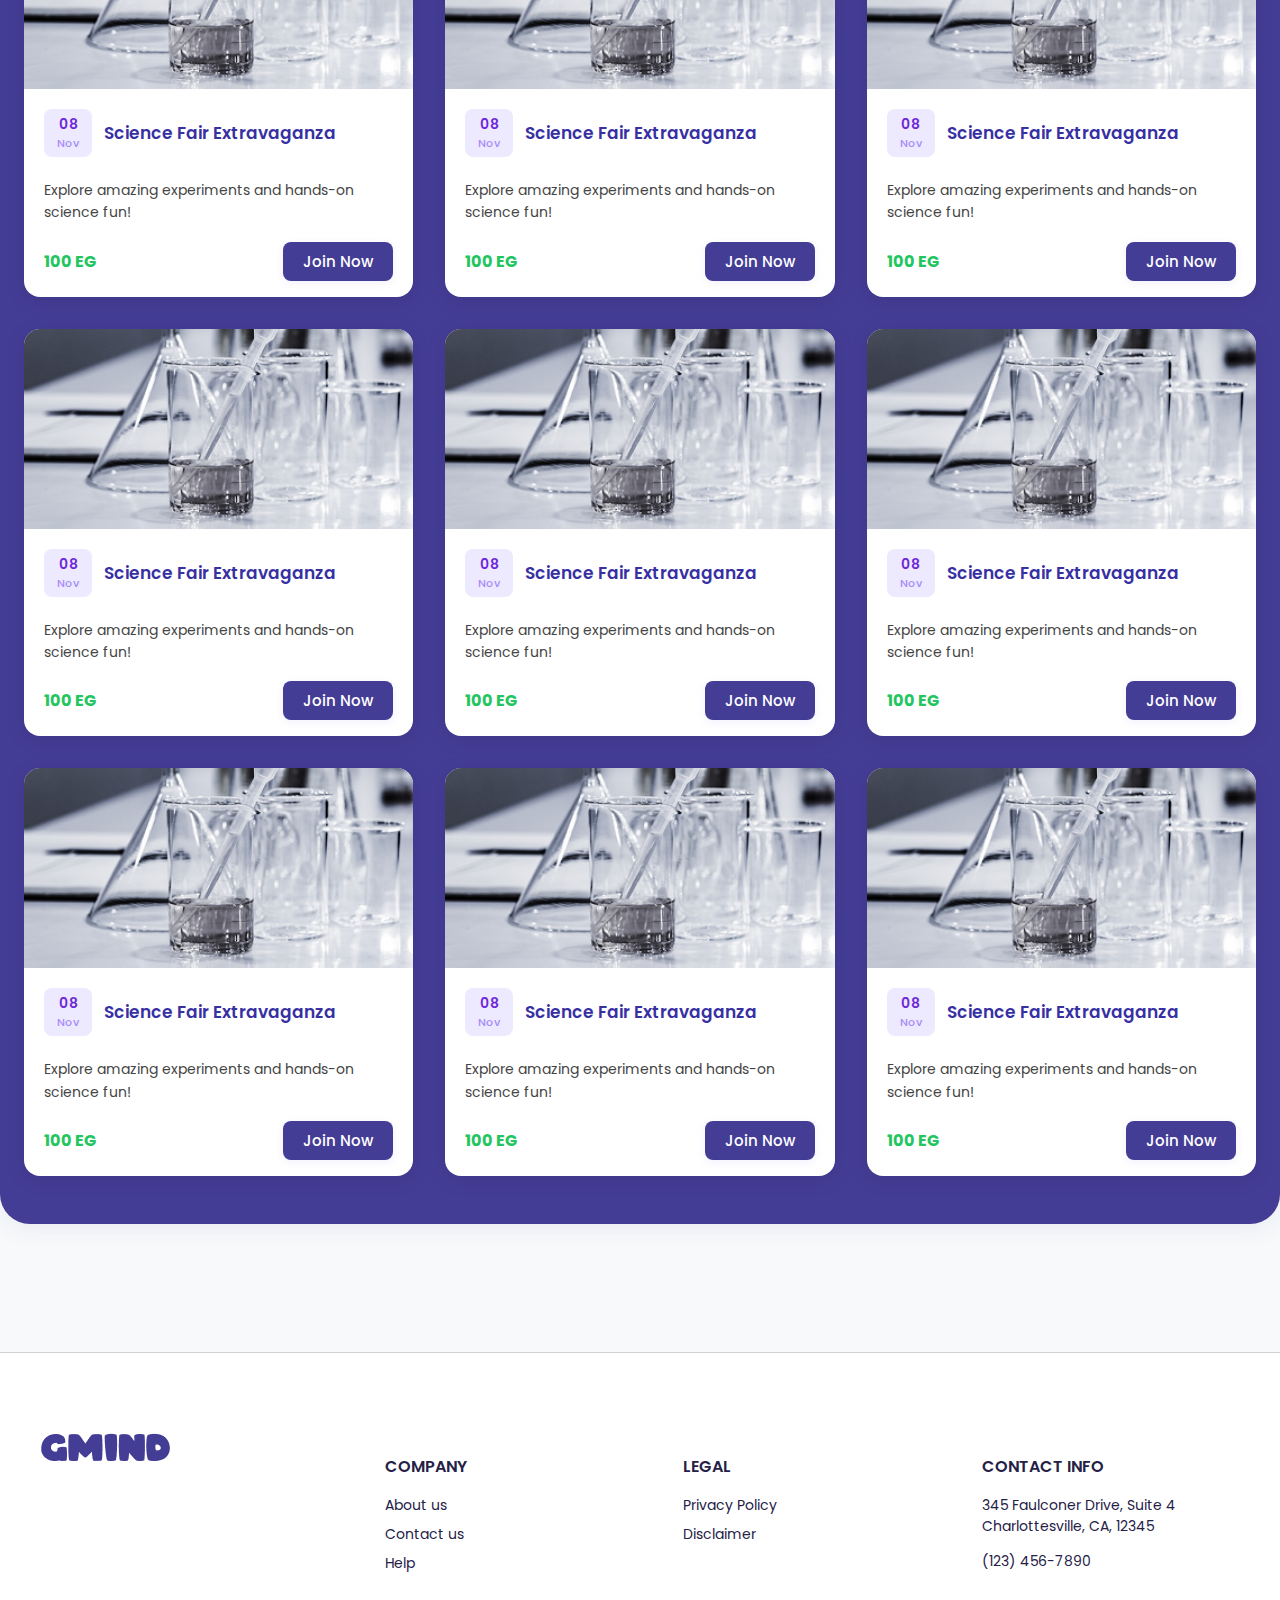
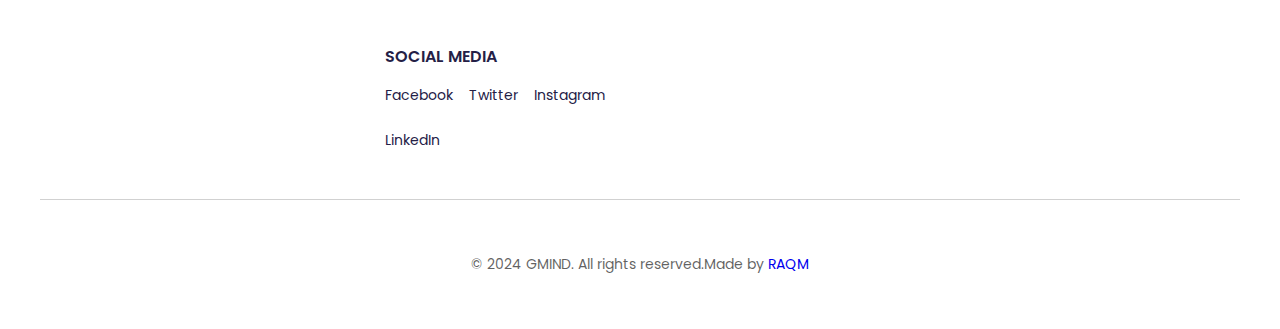
<file: events.html>
<!DOCTYPE html>
<html lang="en">
  <head>
    <meta charset="UTF-8" />
    <meta name="viewport" content="width=device-width, initial-scale=1.0" />
    <title>Events | GMIND</title>
    <link rel="stylesheet" href="events.css" />
    <link
      href="https://fonts.googleapis.com/css?family=Poppins:400,600,700&display=swap"
      rel="stylesheet"
    />
    <script>
      // Scroll header functionality
      document.addEventListener("DOMContentLoaded", function () {
        const header = document.querySelector("header");

        // Header scroll effect
        window.addEventListener("scroll", function () {
          if (window.scrollY > 100) {
            header.classList.add("scrolled");
          } else {
            header.classList.remove("scrolled");
          }
        });
      });
    </script>
  </head>
  <body>
    <!-- Header / Navigation -->
    <header>
      <div class="container nav-container">
        <!-- Replace logo image with text for GMIND logo -->
        <span class="gmind-logo-text">GMIND</span>
        <nav>
          <ul>
            <li><a href="index.html">Home</a></li>
            <li><a href="aboutus.html">About Us</a></li>
            <li><a href="events.html" class="active">Events</a></li>
            <li><a href="games.html">Games</a></li>
            <li><a href="store.html">Store</a></li>
            <li><a href="contact_us.html">Contact Us</a></li>
          </ul>
        </nav>
        <div class="auth-links">
          <a href="login.html" class="btn">Log in</a>
          <a href="signup.html" class="btn btn-primary">Sign Up</a>
        </div>
        <!-- Mobile menu toggle -->
        <button class="mobile-menu-toggle" id="mobile-menu-toggle">
          <span></span>
          <span></span>
          <span></span>
        </button>
      </div>
    </header>

    <!-- Mobile menu overlay -->
    <div class="mobile-menu-overlay" id="mobile-menu-overlay"></div>

    <!-- Mobile menu -->
    <div class="mobile-menu" id="mobile-menu">
      <button class="mobile-menu-close" id="mobile-menu-close">&times;</button>
      <ul>
        <li><a href="index.html">Home</a></li>
        <li><a href="aboutus.html">About Us</a></li>
        <li><a href="events.html" class="active">Events</a></li>
        <li><a href="games.html">Games</a></li>
        <li><a href="store.html">Store</a></li>
        <li><a href="contact_us.html">Contact Us</a></li>
      </ul>
      <div class="auth-links">
        <a href="login.html" class="btn">Log in</a>
        <a href="signup.html" class="btn btn-primary">Sign Up</a>
      </div>
    </div>

    <!-- Hero Section -->
    <section class="hero">
      <div class="container hero-content">
        <div class="hero-text">
          <h1 class="hero-title">
            <span class="hero-title-main">Our EVENTS</span><br />
          </h1>
          <a
            href="signup.html"
            class="btn btn-primary"
            style="background-color: #443d96"
            style="border-radius: 10px !important"
            >Sign Up</a
          >
        </div>
      </div>
    </section>

    <!-- Events Section -->
    <section class="events-section">
      <div class="container">
        <h2 class="events-title">Don’t Miss out</h2>
        <p class="events-subtitle">
          Join the fun and learning – here’s what’s coming next!
        </p>
        <div class="countdown-timer">
          <div class="timer-unit">
            <span class="timer-value" id="days">12</span>
            <span class="timer-label">Days</span>
          </div>
          <div class="timer-unit">
            <span class="timer-value" id="hours">00</span>
            <span class="timer-label">Hours</span>
          </div>
          <div class="timer-unit">
            <span class="timer-value" id="minutes">00</span>
            <span class="timer-label">Minutes</span>
          </div>
          <div class="timer-unit">
            <span class="timer-value" id="seconds">00</span>
            <span class="timer-label">Seconds</span>
          </div>
        </div>

        <div class="slider-container" id="sliderContainer">
          <div class="card">
            <img class="card-img" src="Images/img.png" alt="Science Fair" />
            <div class="badge-new">NEW</div>
            <div class="card-content">
              <div class="card-header">
                <div class="date-box">08<span>Nov</span></div>
                <h3 class="event-title">Science Fair Extravaganza</h3>
              </div>
              <div class="card-desc">
                Explore amazing experiments and hands-on science fun!
              </div>
              <div class="card-bottom">
                <span class="price">100 EG</span>
                <button class="join-btn">Join Now</button>
              </div>
            </div>
          </div>
          <div class="card">
            <img
              class="card-img"
              src="Images/img.png"
              alt="Robotics Workshop"
            />
            <div class="card-content">
              <div class="card-header">
                <div class="date-box">12<span>Nov</span></div>
                <h3 class="event-title">Robotics Workshop</h3>
              </div>
              <div class="card-desc">
                Build and program your own robot in a fun workshop!
              </div>
              <div class="card-bottom">
                <span class="price">120 EG</span>
                <button class="join-btn">Join Now</button>
              </div>
            </div>
          </div>
          <div class="card">
            <img class="card-img" src="Images/img.png" alt="Space Discovery" />
            <div class="card-content">
              <div class="card-header">
                <div class="date-box">15<span>Nov</span></div>
                <h3 class="event-title">Space Discovery</h3>
              </div>
              <div class="card-desc">
                Explore the stars, planets, and the universe beyond.
              </div>
              <div class="card-bottom">
                <span class="price">90 EG</span>
                <button class="join-btn">Join Now</button>
              </div>
            </div>
          </div>
          <div class="card">
            <img class="card-img" src="Images/img.png" alt="Eco-Friendly Day" />
            <div class="card-content">
              <div class="card-header">
                <div class="date-box">20<span>Nov</span></div>
                <h3 class="event-title">Eco-Friendly Day</h3>
              </div>
              <div class="card-desc">
                Learn about sustainability and eco-friendly inventions.
              </div>
              <div class="card-bottom">
                <span class="price">80 EG</span>
                <button class="join-btn">Join Now</button>
              </div>
            </div>
          </div>
          <div class="card">
            <img class="card-img" src="Images/img.png" alt="Digital Art Lab" />
            <div class="card-content">
              <div class="card-header">
                <div class="date-box">25<span>Nov</span></div>
                <h3 class="event-title">Digital Art Lab</h3>
              </div>
              <div class="card-desc">
                Unleash creativity through art & tech experiments.
              </div>
              <div class="card-bottom">
                <span class="price">95 EG</span>
                <button class="join-btn">Join Now</button>
              </div>
            </div>
          </div>
          <div class="card">
            <img class="card-img" src="Images/img.png" alt="Math Puzzle Day" />
            <div class="card-content">
              <div class="card-header">
                <div class="date-box">30<span>Nov</span></div>
                <h3 class="event-title">Math Puzzle Day</h3>
              </div>
              <div class="card-desc">
                Challenge your brain with exciting math activities.
              </div>
              <div class="card-bottom">
                <span class="price">70 EG</span>
                <button class="join-btn">Join Now</button>
              </div>
            </div>
          </div>
          <div class="card">
            <img class="card-img" src="Images/img.png" alt="Coding Workshop" />
            <div class="card-content">
              <div class="card-header">
                <div class="date-box">05<span>Dec</span></div>
                <h3 class="event-title">Coding Workshop</h3>
              </div>
              <div class="card-desc">
                Learn programming basics with fun coding projects.
              </div>
              <div class="card-bottom">
                <span class="price">110 EG</span>
                <button class="join-btn">Join Now</button>
              </div>
            </div>
          </div>
        </div>
        <div class="slider-controls">
          <button id="prevBtn" class="slider-btn">&#8592;</button>
          <button id="nextBtn" class="slider-btn">&#8594;</button>
        </div>

        <!-- Filter Bar and Event Card Grid Section -->
        <div class="event-filter-section-bg-wrapper">
          <div class="event-filter-section event-filter-section-bg">
            <div
              class="event-filters"
              style="
                display: flex;
                flex-wrap: wrap;
                gap: 12px;
                margin-bottom: 32px;
              "
            >
              <button class="filter-btn active">All</button>
              <button class="filter-btn">Upcoming</button>
              <button class="filter-btn">Recent</button>
              <button class="filter-btn">Schools</button>
              <button class="filter-btn">Alexandria Library</button>
              <button class="filter-btn">Nursery</button>
              <button class="filter-btn">Others</button>
            </div>
            <div
              class="event-card-grid"
              style="
                display: grid;
                grid-template-columns: repeat(auto-fit, minmax(320px, 1fr));
                gap: 32px;
              "
            >
              <!-- Example event cards, repeat as needed -->
              <div class="event-card">
                <div class="event-image">
                  <img src="Images/img.png" alt="Science Fair Extravaganza" />
                </div>
                <div class="event-content">
                  <div class="event-header">
                    <div class="date-box">08<span>Nov</span></div>
                    <h3 class="event-title">Science Fair Extravaganza</h3>
                  </div>
                  <div class="event-description">
                    Explore amazing experiments and hands-on science fun!
                  </div>
                  <div class="event-footer">
                    <span class="event-price">100 EG</span>
                    <a href="#" class="btn btn-primary">Join Now</a>
                  </div>
                </div>
              </div>
              <div class="event-card">
                <div class="event-image">
                  <img src="Images/img.png" alt="Science Fair Extravaganza" />
                </div>
                <div class="event-content">
                  <div class="event-header">
                    <div class="date-box">08<span>Nov</span></div>
                    <h3 class="event-title">Science Fair Extravaganza</h3>
                  </div>
                  <div class="event-description">
                    Explore amazing experiments and hands-on science fun!
                  </div>
                  <div class="event-footer">
                    <span class="event-price">100 EG</span>
                    <a href="#" class="btn btn-primary">Join Now</a>
                  </div>
                </div>
              </div>
              <div class="event-card">
                <div class="event-image">
                  <img src="Images/img.png" alt="Science Fair Extravaganza" />
                </div>
                <div class="event-content">
                  <div class="event-header">
                    <div class="date-box">08<span>Nov</span></div>
                    <h3 class="event-title">Science Fair Extravaganza</h3>
                  </div>
                  <div class="event-description">
                    Explore amazing experiments and hands-on science fun!
                  </div>
                  <div class="event-footer">
                    <span class="event-price">100 EG</span>
                    <a href="#" class="btn btn-primary">Join Now</a>
                  </div>
                </div>
              </div>
              <div class="event-card">
                <div class="event-image">
                  <img src="Images/img.png" alt="Science Fair Extravaganza" />
                </div>
                <div class="event-content">
                  <div class="event-header">
                    <div class="date-box">08<span>Nov</span></div>
                    <h3 class="event-title">Science Fair Extravaganza</h3>
                  </div>
                  <div class="event-description">
                    Explore amazing experiments and hands-on science fun!
                  </div>
                  <div class="event-footer">
                    <span class="event-price">100 EG</span>
                    <a href="#" class="btn btn-primary">Join Now</a>
                  </div>
                </div>
              </div>
              <div class="event-card">
                <div class="event-image">
                  <img src="Images/img.png" alt="Science Fair Extravaganza" />
                </div>
                <div class="event-content">
                  <div class="event-header">
                    <div class="date-box">08<span>Nov</span></div>
                    <h3 class="event-title">Science Fair Extravaganza</h3>
                  </div>
                  <div class="event-description">
                    Explore amazing experiments and hands-on science fun!
                  </div>
                  <div class="event-footer">
                    <span class="event-price">100 EG</span>
                    <a href="#" class="btn btn-primary">Join Now</a>
                  </div>
                </div>
              </div>
              <div class="event-card">
                <div class="event-image">
                  <img src="Images/img.png" alt="Science Fair Extravaganza" />
                </div>
                <div class="event-content">
                  <div class="event-header">
                    <div class="date-box">08<span>Nov</span></div>
                    <h3 class="event-title">Science Fair Extravaganza</h3>
                  </div>
                  <div class="event-description">
                    Explore amazing experiments and hands-on science fun!
                  </div>
                  <div class="event-footer">
                    <span class="event-price">100 EG</span>
                    <a href="#" class="btn btn-primary">Join Now</a>
                  </div>
                </div>
              </div>
              <div class="event-card">
                <div class="event-image">
                  <img src="Images/img.png" alt="Science Fair Extravaganza" />
                </div>
                <div class="event-content">
                  <div class="event-header">
                    <div class="date-box">08<span>Nov</span></div>
                    <h3 class="event-title">Science Fair Extravaganza</h3>
                  </div>
                  <div class="event-description">
                    Explore amazing experiments and hands-on science fun!
                  </div>
                  <div class="event-footer">
                    <span class="event-price">100 EG</span>
                    <a href="#" class="btn btn-primary">Join Now</a>
                  </div>
                </div>
              </div>
              <div class="event-card">
                <div class="event-image">
                  <img src="Images/img.png" alt="Science Fair Extravaganza" />
                </div>
                <div class="event-content">
                  <div class="event-header">
                    <div class="date-box">08<span>Nov</span></div>
                    <h3 class="event-title">Science Fair Extravaganza</h3>
                  </div>
                  <div class="event-description">
                    Explore amazing experiments and hands-on science fun!
                  </div>
                  <div class="event-footer">
                    <span class="event-price">100 EG</span>
                    <a href="#" class="btn btn-primary">Join Now</a>
                  </div>
                </div>
              </div>
              <div class="event-card">
                <div class="event-image">
                  <img src="Images/img.png" alt="Science Fair Extravaganza" />
                </div>
                <div class="event-content">
                  <div class="event-header">
                    <div class="date-box">08<span>Nov</span></div>
                    <h3 class="event-title">Science Fair Extravaganza</h3>
                  </div>
                  <div class="event-description">
                    Explore amazing experiments and hands-on science fun!
                  </div>
                  <div class="event-footer">
                    <span class="event-price">100 EG</span>
                    <a href="#" class="btn btn-primary">Join Now</a>
                  </div>
                </div>
              </div>
            </div>
          </div>
        </div>
      </div>
    </section>

    <script>
      // Mobile menu functionality
      document.addEventListener("DOMContentLoaded", function () {
        const mobileMenuToggle = document.getElementById("mobile-menu-toggle");
        const mobileMenu = document.getElementById("mobile-menu");
        const mobileMenuOverlay = document.getElementById(
          "mobile-menu-overlay"
        );
        const mobileMenuClose = document.getElementById("mobile-menu-close");

        // Debug: Check if elements are found
        console.log("Mobile menu toggle:", mobileMenuToggle);
        console.log("Mobile menu:", mobileMenu);
        console.log("Mobile menu overlay:", mobileMenuOverlay);
        console.log("Mobile menu close:", mobileMenuClose);

        function openMobileMenu() {
          console.log("Opening mobile menu");
          mobileMenuToggle.classList.add("active");
          mobileMenuOverlay.style.display = "block";
          mobileMenuOverlay.classList.add("active");
          mobileMenu.classList.add("active");
          document.body.style.overflow = "hidden";
        }

        function closeMobileMenu() {
          console.log("Closing mobile menu");
          mobileMenuToggle.classList.remove("active");
          mobileMenu.classList.remove("active");
          mobileMenuOverlay.classList.remove("active");
          mobileMenuOverlay.style.display = "none";
          document.body.style.overflow = "";
        }

        // Event listeners for mobile menu
        if (mobileMenuToggle) {
          mobileMenuToggle.addEventListener("click", openMobileMenu);
        }

        if (mobileMenuClose) {
          mobileMenuClose.addEventListener("click", closeMobileMenu);
        }

        if (mobileMenuOverlay) {
          mobileMenuOverlay.addEventListener("click", closeMobileMenu);
        }

        // Close menu when clicking on a link
        if (mobileMenu) {
          const mobileMenuLinks = mobileMenu.querySelectorAll("a");
          mobileMenuLinks.forEach((link) => {
            link.addEventListener("click", closeMobileMenu);
          });
        }

        // Close menu on escape key
        document.addEventListener("keydown", (e) => {
          if (
            e.key === "Escape" &&
            mobileMenu &&
            mobileMenu.classList.contains("active")
          ) {
            closeMobileMenu();
          }
        });

        // Event slider functionality - exact same as index page
        const sliderContainer = document.getElementById("sliderContainer");
        const prevBtn = document.getElementById("prevBtn");
        const nextBtn = document.getElementById("nextBtn");

        if (!sliderContainer || !prevBtn || !nextBtn) return;

        const cards = Array.from(sliderContainer.querySelectorAll(".card"));
        if (cards.length === 0) return;

        // Check if mobile view
        const isMobile = window.innerWidth <= 767;

        // Desktop positions (horizontal) - 3-1-3 layout
        const desktopPositions = [
          { left: -200, z: 1, scale: 0.85, opacity: 1 },
          { left: -100, z: 2, scale: 0.85, opacity: 1 },
          { left: 0, z: 3, scale: 0.85, opacity: 1 },
          { left: 310, z: 5, scale: 1, opacity: 1 },
          { left: 620, z: 3, scale: 0.85, opacity: 1 },
          { left: 720, z: 2, scale: 0.85, opacity: 1 },
          { left: 820, z: 1, scale: 0.85, opacity: 1 },
        ];

        // Mobile positions (vertical) - showing parts of each card
        const mobilePositions = [
          { top: -80, z: 2, scale: 0.9, opacity: 1 },
          { top: -40, z: 3, scale: 0.9, opacity: 1 },
          { top: 0, z: 5, scale: 1, opacity: 1 },
          { top: 40, z: 3, scale: 0.9, opacity: 1 },
          { top: 80, z: 2, scale: 0.9, opacity: 1 },
          { top: 120, z: 1, scale: 0.9, opacity: 1 },
          { top: 160, z: 1, scale: 0.9, opacity: 1 },
        ];

        let offset = 0;

        function updateCards() {
          const positions = isMobile ? mobilePositions : desktopPositions;

          for (let i = 0; i < cards.length; i++) {
            const pos = positions[i];
            if (!pos) continue;

            const card = cards[(i + offset) % cards.length];

            if (isMobile) {
              // Mobile: vertical positioning
              card.style.top = pos.top + "px";
              card.style.left = "5%";
              card.style.zIndex = pos.z;
              card.style.opacity = pos.opacity;
              card.style.transform = `scale(${pos.scale})`;
            } else {
              // Desktop: horizontal positioning
              card.style.left = pos.left + "px";
              card.style.top = "0";
              card.style.zIndex = pos.z;
              card.style.opacity = pos.opacity;
              card.style.transform = `scale(${pos.scale})`;
            }

            // Remove all position data attributes
            card.removeAttribute("data-position");
          }

          // Add position data attributes for edge cards (desktop only)
          if (!isMobile && cards.length > 0) {
            const leftmostCard = cards[offset % cards.length];
            const rightmostCard = cards[(offset + 6) % cards.length];

            leftmostCard.setAttribute("data-position", "left");
            rightmostCard.setAttribute("data-position", "right");
          }
        }

        // Initialize slider
        updateCards();

        // Event listeners for navigation buttons
        prevBtn.addEventListener("click", function () {
          offset = (offset - 1 + cards.length) % cards.length;
          updateCards();
        });

        nextBtn.addEventListener("click", function () {
          offset = (offset + 1) % cards.length;
          updateCards();
        });

        // Keyboard navigation
        document.addEventListener("keydown", function (e) {
          if (e.key === "ArrowLeft" || e.key === "ArrowUp") {
            e.preventDefault();
            prevBtn.click();
          } else if (e.key === "ArrowRight" || e.key === "ArrowDown") {
            e.preventDefault();
            nextBtn.click();
          }
        });

        // Touch/swipe support for mobile
        let startX = 0;
        let startY = 0;
        let endX = 0;
        let endY = 0;

        sliderContainer.addEventListener("touchstart", function (e) {
          startX = e.touches[0].clientX;
          startY = e.touches[0].clientY;
        });

        sliderContainer.addEventListener("touchend", function (e) {
          endX = e.changedTouches[0].clientX;
          endY = e.changedTouches[0].clientY;

          const diffX = startX - endX;
          const diffY = startY - endY;

          if (Math.abs(diffX) > 50 || Math.abs(diffY) > 50) {
            // Minimum swipe distance
            if (isMobile) {
              // Mobile: vertical swipes
              if (diffY > 0) {
                nextBtn.click(); // Swipe up
              } else {
                prevBtn.click(); // Swipe down
              }
            } else {
              // Desktop: horizontal swipes
              if (diffX > 0) {
                nextBtn.click(); // Swipe left
              } else {
                prevBtn.click(); // Swipe right
              }
            }
          }
        });

        // Auto-play functionality (optional)
        let autoPlayInterval;

        function startAutoPlay() {
          autoPlayInterval = setInterval(function () {
            nextBtn.click();
          }, 5000); // Change slide every 5 seconds
        }

        function stopAutoPlay() {
          if (autoPlayInterval) {
            clearInterval(autoPlayInterval);
          }
        }

        // Start auto-play and stop on user interaction
        startAutoPlay();

        sliderContainer.addEventListener("mouseenter", stopAutoPlay);
        sliderContainer.addEventListener("mouseleave", startAutoPlay);

        prevBtn.addEventListener("click", stopAutoPlay);
        nextBtn.addEventListener("click", stopAutoPlay);

        // Handle window resize
        window.addEventListener("resize", function () {
          const newIsMobile = window.innerWidth <= 767;
          if (newIsMobile !== isMobile) {
            // Reinitialize if switching between mobile and desktop
            setTimeout(updateCards, 100);
          }
        });
      });
    </script>

    <!-- Countdown Timer Script -->
    <script>
      // Countdown Timer Functionality
      function initializeCountdownTimer() {
        const timerElements = {
          days: document.getElementById("days"),
          hours: document.getElementById("hours"),
          minutes: document.getElementById("minutes"),
          seconds: document.getElementById("seconds"),
        };

        // Set target date (30 days from now for demo)
        const targetDate = new Date();
        targetDate.setDate(targetDate.getDate() + 30);

        function updateCountdown() {
          const now = new Date().getTime();
          const distance = targetDate.getTime() - now;

          if (distance > 0) {
            const days = Math.floor(distance / (1000 * 60 * 60 * 24));
            const hours = Math.floor(
              (distance % (1000 * 60 * 60 * 24)) / (1000 * 60 * 60)
            );
            const minutes = Math.floor(
              (distance % (1000 * 60 * 60)) / (1000 * 60)
            );
            const seconds = Math.floor((distance % (1000 * 60)) / 1000);

            if (timerElements.days)
              timerElements.days.textContent = String(days).padStart(2, "0");
            if (timerElements.hours)
              timerElements.hours.textContent = String(hours).padStart(2, "0");
            if (timerElements.minutes)
              timerElements.minutes.textContent = String(minutes).padStart(
                2,
                "0"
              );
            if (timerElements.seconds)
              timerElements.seconds.textContent = String(seconds).padStart(
                2,
                "0"
              );
          } else {
            // Timer expired
            if (timerElements.days) timerElements.days.textContent = "00";
            if (timerElements.hours) timerElements.hours.textContent = "00";
            if (timerElements.minutes) timerElements.minutes.textContent = "00";
            if (timerElements.seconds) timerElements.seconds.textContent = "00";
          }
        }

        // Update countdown every second
        updateCountdown();
        setInterval(updateCountdown, 1000);
      }

      // Initialize countdown timer when page loads
      document.addEventListener("DOMContentLoaded", function () {
        initializeCountdownTimer();
      });
    </script>

    <footer id="contact" class="footer">
      <div class="container">
        <div class="footer-content">
          <div class="footer-brand">
            <img src="Images/GMIND.png" />
          </div>
          <div class="footer-links">
            <div class="footer-section">
              <h4>Company</h4>
              <a href="#about">About us</a>
              <a href="#contact">Contact us</a>
              <a href="#help">Help</a>
            </div>
            <div class="footer-section">
              <h4>Legal</h4>
              <a href="#privacy">Privacy Policy</a>
              <a href="#disclaimer">Disclaimer</a>
            </div>
            <div class="footer-section">
              <h4>Contact Info</h4>
              <p>
                345 Faulconer Drive, Suite 4<br />Charlottesville, CA, 12345
              </p>
              <p>(123) 456-7890</p>
            </div>
            <div class="footer-section">
              <h4>Social Media</h4>
              <div class="social-links">
                <a href="#" class="social-link">Facebook</a>
                <a href="#" class="social-link">Twitter</a>
                <a href="#" class="social-link">Instagram</a>
                <a href="#" class="social-link">LinkedIn</a>
              </div>
            </div>
          </div>
        </div>
        <div class="footer-bottom">
          <p>
            &copy; 2024 GMIND. All rights reserved.Made by
            <a href="#" style="text-decoration: none">RAQM</a>
          </p>
        </div>
      </div>
    </footer>
  </body>
</html>
</file>
<file: styles.css>
/* CSS Variables for consistent theming */
:root {
  --primary-color: #443d96;
  --secondary-color: #50bb27;
  --accent-color: #7ed957;
  --orange: #f7b602;
  --red: #e50b4e;
  --light-purple: #8e95eb;
  --background-white: #ffffff;
  --background-light: #f3fafa;
  --text-dark: #242046;
  --text-gray: #757575;
  --text-light-gray: #888686;
  --border-color: #ececec;
}

/* Global Styles */
* {
  margin: 0;
  padding: 0;
  box-sizing: border-box;
}

html {
  scroll-behavior: smooth;
}

body {
  font-family: "Poppins", sans-serif;
  line-height: 1.6;
  color: var(--text-dark);
  overflow-x: hidden;
}

.container {
  max-width: 1320px;
  margin: 0 auto;
  padding: 0 60px;
}

/* Responsive container adjustments */
@media (max-width: 1399px) {
  .container {
    padding: 0 40px;
  }
}

@media (max-width: 991px) {
  .container {
    padding: 0 30px;
  }
}

@media (max-width: 767px) {
  .container {
    padding: 0 20px;
  }
}

@media (max-width: 575px) {
  .container {
    padding: 0 15px;
  }
}

@media (max-width: 479px) {
  .container {
    padding: 0 10px;
  }
}

/* Typography */
@font-face {
  font-family: "ARCO";
  src: url("fonts/ARCO.ttf") format("truetype");
  font-weight: normal;
  font-style: normal;
}

.section-title {
  font-family: "ARCO", Arial, sans-serif;
  font-size: 48px;
  font-weight: 700;
  color: var(--primary-color);
  text-align: center;
  margin-bottom: 12px;
}

.section-subtitle {
  font-size: 24px;
  font-weight: 400;
  color: var(--text-gray);
  text-align: center;
  margin-bottom: 100px;
}


/* Buttons */
.btn {
  padding: 16px 24px;
  border: none;
  border-radius: 12px;
  font-size: 18px;
  font-weight: 500;
  font-family: "Poppins", sans-serif;
  cursor: pointer;
  transition: all 0.3s ease;
  text-decoration: none;
  display: inline-flex;
  align-items: center;
  justify-content: center;
  gap: 8px;
}

.btn-primary {
  background: var(--primary-color);
  color: white;
}

.btn-primary:hover {
  background: #3a3488;
  transform: translateY(-2px);
}

.btn-secondary {
  background: transparent;
  color: var(--primary-color);
  border: 1px solid var(--primary-color);
}

.btn-secondary:hover {
  background: var(--primary-color);
  color: white;
}

.btn-success {
  background: var(--secondary-color);
  color: white;
}

.btn-success:hover {
  background: #459e22;
}

.btn-light {
  background: #f4fbf2;
  color: var(--text-dark);
}

.btn-install {
  background: transparent;
  color: var(--secondary-color);
  border: none;
  font-size: 18px;
  font-weight: 500;
}

.btn-large {
  padding: 18px 32px;
  font-size: 20px;
}

/* Header */
.header {
  position: fixed;
  top: 0;
  height: 55px;
  width: 100%;
  padding-top: 10px;
  background: transparent !important;
  box-shadow: none !important;
  backdrop-filter: blur(10px);
  z-index: 1000;
  transition: background 0.3s ease, box-shadow 0.3s ease;
}

.header.scrolled {
  background: rgba(255, 255, 255, 0.95) !important;
  box-shadow: 0 4px 20px rgba(0, 0, 0, 0.1) !important;
}

@media (max-width: 1200px) {
  .header {
    background: transparent !important;
    box-shadow: none !important;
  }
}
@media (max-width: 767px) {
  .header {
    background: transparent !important;
    box-shadow: none !important;
  }
}
@media (max-width: 575px) {
  .header {
    background: transparent !important;
    box-shadow: none !important;
  }
}

.header .container {
  display: flex;
  justify-content: space-between;
  align-items: center;
}

.logo {
  font-family: "Inter", sans-serif;
  font-size: 36px;
  font-weight: 700;
  color: var(--primary-color);
}

.nav-menu {
  display: flex;
  gap: 32px;
}

.nav-link {
  font-size: 18px;
  font-weight: 500;
  color: var(--primary-color);
  text-decoration: none;
  transition: color 0.3s ease;
  padding: 2px;
}

.nav-link:hover,
.nav-link.active {
  color: var(--accent-color);
}

.auth-buttons {
  display: flex;
  gap: 8px;
}

/* Hero Section */
.hero {
  min-height: 100vh;
  position: relative;
  display: flex;
  align-items: center;
  padding-top: 80px;
  overflow: hidden;
}

.hero-background {
  position: absolute;
  top: 0;
  left: 0;
  width: 100%;
  height: 100%;
  background: linear-gradient(
    135deg,
    rgba(175, 184, 242, 0.1) 0%,
    rgba(255, 255, 255, 0.9) 100%
  );
}

.hero-blur {
  position: absolute;
  top: 50%;
  right: 20%;
  width: 771px;
  height: 771px;
  background: rgba(175, 184, 242, 0.5);
  border-radius: 50%;
  filter: blur(34px);
  transform: translateY(-50%);
}

.hero-content {
  display: grid;
  grid-template-columns: 1fr 1fr;
  gap: 80px;
  align-items: center;
  position: relative;
  z-index: 2;
}

.hero-title {
  font-family: ARCO;
  font-size: 80px;
  font-weight: 700;
  color: var(--primary-color);
  line-height: 1.2;
  margin-bottom: 24px;
}

.hero-description {
  font-size: 18px;
  font-weight: 500;
  color: var(--text-dark);
  margin-bottom: 40px;
  line-height: 1.6;
}

.hero-buttons {
  display: flex;
  gap: 16px;
}

.hero-image {
  position: relative;
  display: flex;
  justify-content: center;
  align-items: center;
}

.hero-img {
  max-width: 100%;
  height: auto;
  border-radius: 20px;
  box-shadow: 0 20px 60px rgba(0, 0, 0, 0.1);
}

.hero-stats {
  position: absolute;
  bottom: 20px;
  left: 20px;
  display: flex;
  flex-direction: column;
  gap: 20px;
}

.stat-badge,
.stat-badge-float {
  background: rgba(80, 187, 39, 0.9);
  color: white;
  padding: 16px 20px;
  border-radius: 12px;
  box-shadow: 0 4px 20px rgba(0, 0, 0, 0.15);
  backdrop-filter: blur(10px);
}

.stat-badge-float {
  background: var(--secondary-color);
  border: 2px solid var(--secondary-color);
  border-radius: 43px;
  position: absolute;
  right: -200px;
  top: 100px;
}

.stat-text {
  display: block;
  font-size: 16px;
  font-weight: 400;
}

.stat-number {
  display: block;
  font-size: 20px;
  font-weight: 600;
}

.hero-education-text {
  position: absolute;
  top: 140px;
  left: -14px;
  font-family: "Inter", sans-serif;
  font-size: 235px;
  font-weight: 700;
  color: rgba(68, 61, 150, 0.1);
  z-index: 1;
  pointer-events: none;
}

/* Screenshots Gallery */
.screenshots-gallery {
  padding: 120px 0;
  background: var(--background-white);
}

.gallery-grid {
  display: grid;
  grid-template-columns: repeat(auto-fit, minmax(300px, 1fr));
  gap: 40px;
  margin-top: 60px;
}

.gallery-item {
  position: relative;
  border-radius: 20px;
  overflow: hidden;
  box-shadow: 0 10px 30px rgba(0, 0, 0, 0.1);
  transition: transform 0.3s ease, box-shadow 0.3s ease;
}

.gallery-item:hover {
  transform: translateY(-10px);
  box-shadow: 0 20px 50px rgba(0, 0, 0, 0.15);
}

.gallery-img {
  width: 100%;
  height: 300px;
  object-fit: cover;
  transition: transform 0.3s ease;
}

.gallery-item:hover .gallery-img {
  transform: scale(1.05);
}

.gallery-overlay {
  position: absolute;
  bottom: 0;
  left: 0;
  right: 0;
  background: linear-gradient(transparent, rgba(0, 0, 0, 0.8));
  color: white;
  padding: 30px 20px 20px;
  transform: translateY(100%);
  transition: transform 0.3s ease;
}

.gallery-item:hover .gallery-overlay {
  transform: translateY(0);
}

.gallery-overlay h3 {
  font-size: 20px;
  font-weight: 600;
  margin-bottom: 8px;
}

.gallery-overlay p {
  font-size: 14px;
  opacity: 0.9;
}

/* Clients Section */
.clients {
  padding: 80px 0;
  background: var(--background-white);
}

.clients-content {
  text-align: center;
  margin-bottom: 60px;
}

.clients-content .section-title {
  color: var(--secondary-color);
}

/* Clients Swiper */
.clients-swiper {
  width: 100%;
  height: 100px;
  opacity: 0.4;
}

.clients-swiper .swiper-slide {
  display: flex;
  justify-content: center;
  align-items: center;
  height: 100px;
}

.client-logo {
  display: flex;
  justify-content: center;
  align-items: center;
  width: 100%;
  height: 100%;
}

.client-logo img {
  max-width: 208px;
  height: 61px;
  object-fit: contain;
  transition: opacity 0.3s ease;
}

.client-logo img:hover {
  opacity: 1;
}

/* Services Section */
.services {
  padding: 120px 0;
  background: var(--background-white);
  position: relative;
  overflow: hidden;
}

.services-header {
  text-align: center;
  margin-bottom: 80px;
}

/* VR Equipment Background Images */
.services-background-images {
  display: flex;
  justify-content: center;
  align-items: center;
  position: static;
  width: 100%;
  margin: 32px 0 32px 0;
  z-index: 1;
}

.vr-equipment {
  position: absolute;
  opacity: 1;
  filter: blur(1px);
}

.vr-equipment.center {
  position: static;
  display: flex;
  justify-content: center;
  align-items: center;
  width: 100%;
  max-width: 700px;
}

.vr-img {
  width: 100%;
  height: 100%;
  object-fit: contain;
  transition: transform 0.3s ease;
}

.center-vr {
  width: 100%;
  max-width: 700px;
  height: auto;
  padding: 0;
  display: block;
  margin: 0 auto;
}

/* Hover effect for VR images */

.services-grid {
  display: grid;
  grid-template-columns: repeat(auto-fit, minmax(320px, 1fr));
  gap: 40px;
  position: relative;
  z-index: 2;
}

.service-card {
  text-align: center;
  padding: 40px 20px;
  position: relative;
  z-index: 3;
  background: rgba(255, 255, 255, 0.9);
  border-radius: 16px;
  box-shadow: 0 8px 32px rgba(0, 0, 0, 0.1);
  backdrop-filter: blur(10px);
  transition: all 0.3s ease;
}

.service-card:hover {
  transform: translateY(-10px);
  box-shadow: 0 16px 48px rgba(0, 0, 0, 0.15);
  background: rgba(255, 255, 255, 0.95);
}

.service-icon {
  width: 100px;
  height: 100px;
  background: var(--accent-color);
  border-radius: 50%;
  display: flex;
  align-items: center;
  justify-content: center;
  margin: 0 auto 25px;
}

.service-icon.orange {
  background: var(--orange);
}

.service-icon.red {
  background: var(--red);
}

.service-number {
  color: white;
  font-size: 20px;
  font-weight: 700;
}

.service-title {
  font-family: "Inter", sans-serif;
  font-size: 20px;
  font-weight: 700;
  color: var(--text-dark);
  margin-bottom: 24px;
}

.service-description {
  font-size: 18px;
  font-weight: 400;
  color: var(--text-gray);
  line-height: 1.6;
}

.services-background-text {
  position: absolute;
  top: 50%;
  left: 50%;
  transform: translate(-50%, -50%);
  font-family: "Inter", sans-serif;
  font-size: 339px;
  font-weight: 700;
  color: rgba(59, 55, 119, 0.03);
  z-index: 1;
  pointer-events: none;
}

/* Events Section */
.events {
  padding: 120px 0;
  background: var(--background-white);
  border-radius: 8px;
  position: relative;
  overflow: hidden;
  min-height: 100vh;
  display: flex;
  align-items: center;
  justify-content: center;
}

.events-header {
  text-align: center;
  margin-bottom: 80px;
  width: 100%;
}

.countdown-timer {
  display: flex;
  justify-content: center;
  gap: 20px;
  margin: 40px 0;
}

.timer-unit {
  display: flex;
  flex-direction: column;
  align-items: center;
  gap: 8px;
}

.timer-value {
  width: 60px;
  height: 60px;
  background: rgba(16, 16, 16, 0.8);
  color: white;
  border-radius: 8px;
  display: flex;
  align-items: center;
  justify-content: center;
  font-size: 24px;
  font-weight: 600;
  border: 1px solid rgba(255, 255, 255, 0.2);
}

.timer-label {
  font-size: 12px;
  font-weight: 500;
  color: var(--text-gray);
  text-transform: uppercase;
}

/* Event Slider Styles */
.slider-container {
  position: relative;
  width: 1000px;
  height: 410px;
  margin: 40px auto 20px auto;
  display: flex;
  align-items: center;
  justify-content: center;
}

.card {
  background: #fff;
  color: #333;
  overflow: hidden;
  border-radius: 16px;
  box-shadow: 0 4px 24px rgba(0, 0, 0, 0.12);
  height: 380px;
  min-height: 380px;
  max-height: 380px;
  width: 380px;
  min-width: 380px;
  max-width: 380px;
  display: flex;
  flex-direction: column;
  position: absolute;
  top: 0;
  bottom: 0;
  margin: auto 0;
  border: 1px solid #ececec;
  transition: box-shadow 0.3s, left 0.3s, z-index 0.3s, transform 0.3s;
  transform: scale(0.85);
}

/* Center the 3rd card, others peek left/right */
.card:nth-child(1) {
  left: -200px;
  z-index: 1;
  opacity: 1;
}

.card:nth-child(2) {
  left: -100px;
  z-index: 2;
  opacity: 1;
}

.card:nth-child(3) {
  left: 0px;
  z-index: 3;
  opacity: 1;
}

.card:nth-child(4) {
  left: 310px;
  z-index: 5;
  opacity: 1;
  transform: scale(1);
}

.card:nth-child(5) {
  left: 620px;
  z-index: 3;
  opacity: 1;
}

.card:nth-child(6) {
  left: 720px;
  z-index: 2;
  opacity: 1;
}

.card:nth-child(7) {
  left: 820px;
  z-index: 1;
  opacity: 1;
}

.card-img {
  width: 100%;
  height: 170px;
  object-fit: cover;
  border-top-left-radius: 16px;
  border-top-right-radius: 16px;
}

.card-content {
  padding: 20px 20px 16px 20px;
  display: flex;
  flex-direction: column;
  flex: 1;
}

.card-header {
  display: flex;
  align-items: center;
  margin-bottom: 10px;
}

.date-box {
  background: #ede9fe;
  color: #6d28d9;
  font-weight: 600;
  font-size: 14px;
  border-radius: 8px;
  width: 48px;
  height: 48px;
  display: flex;
  flex-direction: column;
  align-items: center;
  justify-content: center;
  margin-right: 12px;
}

.date-box span {
  font-size: 11px;
  color: #a78bfa;
  font-weight: 500;
}

.card .event-title {
  font-size: 17px;
  font-weight: 600;
  color: #3730a3;
  margin: 0;
}

.badge-new {
  background: #fde047;
  color: #b45309;
  font-size: 11px;
  font-weight: bold;
  border-radius: 8px;
  padding: 2px 10px;
  margin-left: 8px;
  margin-top: -8px;
  position: absolute;
  right: 16px;
  top: 12px;
  box-shadow: 0 2px 6px rgba(0, 0, 0, 0.08);
}

.card-desc {
  font-size: 14px;
  color: #444;
  margin: 12px 0 18px 0;
  flex: 1;
}

.card-bottom {
  display: flex;
  justify-content: space-between;
  align-items: center;
}

.price {
  font-weight: bold;
  color: #22c55e;
  font-size: 16px;
}

.join-btn {
  background: var(--primary-color);
  border: none;
  color: white;
  border-radius: 8px;
  padding: 8px 20px;
  font-size: 15px;
  font-weight: 500;
  cursor: pointer;
  transition: background 0.3s;
  box-shadow: 0 2px 8px rgba(79, 70, 229, 0.08);
}

.join-btn:hover {
  background: var(--primary-color);
  opacity: 0.8;
}

.slider-controls {
  width: 1000px;
  display: flex;
  justify-content: space-between;
  margin: 0 auto;
  position: relative;
  top: -30px;
  align-items: center;
}

.slider-btn {
  background: var(--primary-color);
  color: #fff;
  border: none;
  border-radius: 50%;
  width: 44px;
  height: 44px;
  font-size: 22px;
  cursor: pointer;
  transition: background 0.3s;
}

.slider-btn:hover {
  background: #3730a3;
}

/* Gradient overlays for edge cards */
.card::before {
  content: "";
  position: absolute;
  top: 0;
  left: 0;
  right: 0;
  bottom: 0;
  border-radius: 16px;
  z-index: 10;
  pointer-events: none;
}

/* Left gradient for leftmost card */
.card[data-position="left"]::before {
  background: linear-gradient(
    to right,
    rgba(0.4, 0.5, 0.6, 0.7),
    transparent 70%
  );
  opacity: 1;
}

/* Right gradient for rightmost card */
.card[data-position="right"]::before {
  background: linear-gradient(
    to left,
    rgba(0.4, 0.5, 0.6, 0.7),
    transparent 70%
  );
  opacity: 1;
}

/* Mobile responsive styles for slider */
@media (max-width: 1100px) {
  .slider-container {
    width: 98vw;
    max-width: 98vw;
    height: 350px;
    margin: 20px auto 10px auto;
  }

  .card {
    width: 90vw;
    min-width: 90vw;
    max-width: 90vw;
  }

  .card:nth-child(1) {
    left: 0vw;
  }

  .card:nth-child(2) {
    left: 10vw;
    opacity: 1;
  }

  .card:nth-child(3) {
    left: 30vw;
    opacity: 1;
    transform: scale(1);
  }

  .card:nth-child(4) {
    left: 50vw;
    opacity: 1;
  }

  .card:nth-child(5) {
    left: 60vw;
    opacity: 1;
  }

  .card:nth-child(6) {
    left: 70vw;
  }

  .slider-controls {
    width: 98vw;
    max-width: 98vw;
  }
}

/* Tablet responsive styles */
@media (max-width: 991px) and (min-width: 768px) {
  .slider-container {
    width: 95vw;
    max-width: 95vw;
    height: 320px;
  }

  .card {
    width: 85vw;
    min-width: 85vw;
    max-width: 85vw;
    height: 290px;
    min-height: 290px;
    max-height: 290px;
  }

  .card:nth-child(1) {
    left: -20vw;
  }

  .card:nth-child(2) {
    left: -10vw;
  }

  .card:nth-child(3) {
    left: 0vw;
  }

  .card:nth-child(4) {
    left: 30vw;
    transform: scale(1);
  }

  .card:nth-child(5) {
    left: 60vw;
  }

  .card:nth-child(6) {
    left: 70vw;
  }

  .card:nth-child(7) {
    left: 80vw;
    opacity: 0.6;
  }

  .slider-controls {
    width: 95vw;
    max-width: 95vw;
  }

  .slider-btn {
    width: 40px;
    height: 40px;
    font-size: 20px;
  }
}

/* Mobile responsive styles */
@media (max-width: 767px) {
  .slider-container {
    width: 100%;
    max-width: 100%;
    height: 450px;
    overflow: hidden;
    position: relative;
    margin: 40px auto 20px auto;
  }

  .card {
    width: 95%;
    min-width: 95%;
    max-width: 95%;
    height: 320px;
    min-height: 320px;
    max-height: 320px;
    position: absolute;
    left: 2.5% !important;
    opacity: 0.7;
    transform: scale(0.9);
    z-index: 1;
    transition: all 0.3s ease;
  }

  /* Vertical overlapping positioning - showing parts of each card */
  .card:nth-child(1) {
    top: -80px;
    z-index: 2;
    opacity: 1;
  }

  .card:nth-child(2) {
    top: -40px;
    z-index: 3;
    opacity: 1;
  }

  .card:nth-child(3) {
    top: 0px;
    z-index: 5;
    opacity: 1;
    transform: scale(1);
  }

  .card:nth-child(4) {
    top: 40px;
    z-index: 3;
    opacity: 1;
  }

  .card:nth-child(5) {
    top: 80px;
    z-index: 2;
    opacity: 1;
  }

  .card:nth-child(6) {
    top: 120px;
    z-index: 1;
    opacity: 1;
  }

  .card:nth-child(7) {
    top: 160px;
    z-index: 1;
    opacity: 1;
  }

  .slider-controls {
    width: 100%;
    display: flex;
    justify-content: center;
    gap: 20px;
    margin-top: 80px;
  }

  .slider-btn {
    width: 40px;
    height: 40px;
    font-size: 18px;
  }

  .card-img {
    height: 120px;
  }

  .card-content {
    padding: 16px 16px 12px 16px;
  }

  .date-box {
    width: 40px;
    height: 40px;
    font-size: 12px;
  }

  .date-box span {
    font-size: 10px;
  }

  .card .event-title {
    font-size: 15px;
  }

  .card-desc {
    font-size: 13px;
    margin: 10px 0 14px 0;
  }

  .price {
    font-size: 14px;
  }

  .join-btn {
    padding: 6px 16px;
    font-size: 13px;
  }
}

/* Small mobile responsive styles */
@media (max-width: 575px) {
  .slider-container {
    width: 100%;
    max-width: 100%;
    height: 350px;
    overflow: hidden;
    position: relative;
    margin: 30px auto 15px auto;
  }

  .card {
    width: 92%;
    min-width: 92%;
    max-width: 92%;
    height: 250px;
    min-height: 250px;
    max-height: 250px;
    position: absolute;
    left: 4% !important;
    opacity: 0.7;
    transform: scale(0.9);
    z-index: 1;
    transition: all 0.3s ease;
  }

  /* Vertical overlapping positioning - showing parts of each card */
  .card:nth-child(1) {
    top: -70px;
    z-index: 2;
    opacity: 1;
  }

  .card:nth-child(2) {
    top: -35px;
    z-index: 3;
    opacity: 1;
  }

  .card:nth-child(3) {
    top: 0px;
    z-index: 5;
    opacity: 1;
    transform: scale(1);
  }

  .card:nth-child(4) {
    top: 35px;
    z-index: 3;
    opacity: 1;
  }

  .card:nth-child(5) {
    top: 70px;
    z-index: 2;
    opacity: 1;
  }

  .card:nth-child(6) {
    top: 105px;
    z-index: 1;
    opacity: 1;
  }

  .card:nth-child(7) {
    top: 140px;
    z-index: 1;
    opacity: 1;
  }

  .slider-controls {
    width: 100%;
    display: flex;
    justify-content: center;
    gap: 16px;
    margin-top: 75px;
  }

  .slider-btn {
    width: 36px;
    height: 36px;
    font-size: 16px;
  }

  .card-img {
    height: 110px;
  }

  .card-content {
    padding: 14px 14px 10px 14px;
  }

  .date-box {
    width: 36px;
    height: 36px;
    font-size: 11px;
  }

  .date-box span {
    font-size: 9px;
  }

  .card .event-title {
    font-size: 14px;
  }

  .card-desc {
    font-size: 12px;
    margin: 8px 0 12px 0;
  }

  .price {
    font-size: 13px;
  }

  .join-btn {
    padding: 5px 14px;
    font-size: 12px;
  }
}

/* Extra small mobile responsive styles */
@media (max-width: 480px) {
  .slider-container {
    width: 100%;
    max-width: 100%;
    height: 300px;
    overflow: hidden;
    position: relative;
    margin: 25px auto 12px auto;
  }

  .card {
    width: 94%;
    min-width: 94%;
    max-width: 94%;
    height: 220px;
    min-height: 220px;
    max-height: 220px;
    position: absolute;
    left: 3% !important;
    opacity: 0.7;
    transform: scale(0.9);
    z-index: 1;
    transition: all 0.3s ease;
  }

  /* Vertical overlapping positioning - showing parts of each card */
  .card:nth-child(1) {
    top: -60px;
    z-index: 2;
    opacity: 1;
  }

  .card:nth-child(2) {
    top: -30px;
    z-index: 3;
    opacity: 1;
  }

  .card:nth-child(3) {
    top: 0px;
    z-index: 5;
    opacity: 1;
    transform: scale(1);
  }

  .card:nth-child(4) {
    top: 30px;
    z-index: 3;
    opacity: 1;
  }

  .card:nth-child(5) {
    top: 60px;
    z-index: 2;
    opacity: 1;
  }

  .card:nth-child(6) {
    top: 90px;
    z-index: 1;
    opacity: 1;
  }

  .card:nth-child(7) {
    top: 120px;
    z-index: 1;
    opacity: 1;
  }

  .slider-controls {
    width: 100%;
    display: flex;
    justify-content: center;
    gap: 14px;
    margin-top: 70px;
  }

  .slider-btn {
    width: 32px;
    height: 32px;
    font-size: 14px;
  }

  .card-img {
    height: 100px;
  }

  .card-content {
    padding: 12px 12px 8px 12px;
  }

  .date-box {
    width: 32px;
    height: 32px;
    font-size: 10px;
  }

  .date-box span {
    font-size: 8px;
  }

  .card .event-title {
    font-size: 13px;
  }

  .card-desc {
    font-size: 11px;
    margin: 6px 0 10px 0;
  }

  .price {
    font-size: 12px;
  }

  .join-btn {
    padding: 4px 12px;
    font-size: 11px;
  }
}

/* Mobile-only elements - now hidden since slider is shown on all devices */
.mobile-only {
  display: none;
}

/* Legacy grid styles for mobile */
.events-grid {
  display: grid;
  grid-template-columns: repeat(auto-fit, minmax(334px, 1fr));
  gap: 40px;
  margin-bottom: 60px;
}

.event-card {
  background: white;
  border-radius: 16px;
  overflow: hidden;
  box-shadow: 0 17px 22px rgba(0, 0, 0, 0.1);
  transition: transform 0.3s ease;
}

.event-card:hover {
  transform: translateY(-5px);
}

.event-image {
  position: relative;
  height: 155px;
  background: #c9c9c9;
  overflow: hidden;
}

.event-image img {
  width: 100%;
  height: 100%;
  object-fit: cover;
}

.event-badge {
  position: absolute;
  top: 10px;
  right: 10px;
  background: var(--orange);
  color: white;
  padding: 4px 12px;
  border-radius: 8px;
  font-size: 12px;
  font-weight: 400;
  box-shadow: 0 1px 3px rgba(0, 0, 0, 0.1);
}

.event-content {
  padding: 24px;
  position: relative;
}

.event-date {
  position: absolute;
  top: 24px;
  left: 24px;
  width: 40px;
  height: 40px;
  background: rgba(68, 61, 150, 0.33);
  display: flex;
  flex-direction: column;
  align-items: center;
  justify-content: center;
  border-radius: 4px;
}

.date-day {
  font-size: 16px;
  font-weight: 500;
  color: var(--primary-color);
}

.date-month {
  font-size: 8px;
  font-weight: 400;
  color: var(--primary-color);
}

.event-title {
  font-size: 18px;
  font-weight: 500;
  color: var(--primary-color);
  margin: 24px 0 24px 60px;
  line-height: 1.2;
}

.event-description {
  color: var(--text-gray);
  font-size: 16px;
  margin-bottom: 24px;
}

.event-footer {
  display: flex;
  justify-content: space-between;
  align-items: center;
}

.event-price {
  color: var(--secondary-color);
  font-size: 18px;
  font-weight: 600;
}

.events-cta {
  text-align: center;
}

/* Trends Section */
.trends {
  padding: 120px 0;
  background: var(--background-light);
}

.trends-grid {
  display: grid;
  grid-template-columns: repeat(auto-fit, minmax(410px, 1fr));
  gap: 30px;
}

.trend-card {
  background: white;
  border-radius: 15px;
  overflow: hidden;
  transition: transform 0.3s ease;
}

.trend-card:hover {
  transform: translateY(-5px);
}

.trend-image {
  height: 272px;
  background: #f1f1f1;
  overflow: hidden;
}

.trend-image img {
  width: 100%;
  height: 100%;
  object-fit: cover;
}

.trend-content {
  padding: 24px;
}

.trend-title {
  font-family: "Inter", sans-serif;
  font-size: 26px;
  font-weight: 700;
  color: #2e2f35;
  line-height: 1.4;
}

/* Products Section */
.products {
  padding: 120px 0;
  background: var(--background-white);
}

.products-header {
  text-align: center;
  margin-bottom: 80px;
}

.products-header .section-title {
  color: var(--secondary-color);
}

.product-showcase {
  background: linear-gradient(
    135deg,
    var(--primary-color) 0%,
    var(--light-purple) 100%
  );
  border-radius: 24px;
  padding: 56px;
  display: grid;
  grid-template-columns: 1fr 1fr;
  gap: 60px;
  align-items: center;
  margin-bottom: 80px;
  position: relative;
  overflow: hidden;
}

.product-showcase::before {
  content: "";
  position: absolute;
  top: 0;
  left: 0;
  right: 0;
  bottom: 0;
  background: rgba(68, 61, 150, 0.2);
  backdrop-filter: blur(20px);
}

.product-info,
.product-display {
  position: relative;
  z-index: 2;
}

.product-category {
  color: #d9d9d9;
  font-size: 14px;
  text-transform: uppercase;
  letter-spacing: 2px;
}

.product-title {
  color: white;
  font-family: "Lexend", sans-serif;
  font-size: 32px;
  font-weight: 600;
  margin: 16px 0 32px;
}

.product-rating {
  display: flex;
  align-items: center;
  gap: 12px;
  margin-bottom: 32px;
}

.rating-stars {
  color: #f2bc1b;
  font-size: 18px;
}

.rating-value {
  color: white;
  font-size: 14px;
}

.rating-count {
  color: rgba(255, 255, 255, 0.5);
  font-size: 14px;
}

.product-actions {
  display: flex;
  align-items: center;
  gap: 32px;
}

.product-price {
  display: flex;
  align-items: center;
  gap: 8px;
}

.current-price {
  color: #f2bc1b;
  font-size: 20px;
  font-weight: 500;
}

.original-price {
  color: rgba(255, 255, 255, 0.6);
  font-size: 14px;
  text-decoration: line-through;
}

.product-display {
  display: flex;
  flex-direction: column;
  align-items: center;
  gap: 16px;
}

.product-image-container {
  width: 373px;
  height: 322px;
  background: rgba(255, 255, 255, 0.12);
  border-radius: 16px;
  display: flex;
  align-items: center;
  justify-content: center;

  position: relative;
}

.product-image img {
  display: none;
  transition: opacity 0.3s;
}

.product-image img.active {
  display: block;
  opacity: 1;
  height: 280px;
  width: 350px;
  /* Move the active image up by 30px */
  transform: translateY(-50px);
  transition: opacity 0.3s, transform 0.3s;
}

.product-img-arrow {
  position: absolute;
  top: 50%;
  transform: translateY(-50%);
  background: #fff;
  color: #5b3ec6;
  border: none;
  border-radius: 50%;
  width: 40px;
  height: 40px;
  font-size: 22px;
  box-shadow: 0 2px 8px rgba(91, 62, 198, 0.08);
  cursor: pointer;
  z-index: 2;
  transition: background 0.2s, color 0.2s;
  display: flex;
  align-items: center;
  justify-content: center;
  opacity: 0.85;
}

.product-img-arrow-left {
  left: 4px;
}
.product-img-arrow-right {
  right: 4px;
}
.product-img-arrow:hover,
.product-img-arrow:focus {
  background: #5b3ec6;
  color: #fff;
  outline: none;
}

.product-indicators {
  display: flex;
  gap: 8px;
}

.indicator {
  width: 8px;
  height: 8px;
  border-radius: 50%;
  background: rgba(255, 255, 255, 0.2);
  cursor: pointer;
}

.indicator.active {
  background: white;
}

.products-cta {
  text-align: center;
}

/* Games Section */
.games {
  padding: 120px 0;
  background: var(--background-white);
  position: relative;
  overflow: hidden;
}

.games-header {
  text-align: center;
  margin-bottom: 80px;
}

/* Games Swiper */
.games-swiper {
  width: 100%;
  height: 400px;
  margin-bottom: 40px;
}

.games-swiper .swiper-slide {
  display: flex;
  justify-content: center;
  align-items: center;
  height: 400px;
  padding: 0 15px;
}

.game-card {
  display: flex;
  flex-direction: column;
  align-items: center;
  text-align: center;
  transition: transform 0.3s ease;
  width: 280px;
  max-width: 280px;
  background-color: transparent;
}

.game-card:hover {
  transform: translateY(-10px);
}

.game-image {
  width: 100%;
  height: 280px;
  background: transparent;
  border-radius: 12px;
  box-shadow: 0 4px 8px rgba(0, 0, 0, 0.25);
  overflow: hidden;
  margin-bottom: 20px;
}

.game-image img {
  width: 100%;
  height: 100%;
  object-fit: cover;
}

.game-content {
  display: flex;
  flex-direction: column;
  align-items: center;
  gap: 12px;
}

.game-title {
  font-size: 24px;
  font-weight: 400;
  color: var(--text-dark);
}

.games-cta {
  text-align: center;
}

/* Testimonials Section (from about.css) */
.testimonials {
  padding: 60px 0 40px 0;
  text-align: center;
}
.testimonials-title {
  color: #443d96;
  font-size: 2.5rem;
  font-weight: 800;
  font-family: "ARCO", Arial, sans-serif;
  margin-bottom: 0.2em;
  letter-spacing: 1px;
}
.testimonials-title-green {
  color: #50bb27;
}
.testimonials-subtitle {
  color: gray;
  font-size: 1.15rem;
  margin-bottom: 2.5em;
  font-weight: 500;
}
.testimonial-grid {
  display: grid;
  grid-template-columns: repeat(4, 1fr);
  gap: 32px;
  justify-items: center;
  align-items: start;
}
@media (max-width: 1200px) {
  .testimonial-grid {
    grid-template-columns: repeat(2, 1fr);
  }
}
@media (max-width: 900px) {
  .testimonial-grid {
    grid-template-columns: 1fr;
    gap: 24px;
  }
  .testimonial {
    max-width: 100%;
  }
}
.testimonial {
  background: #e9e6e6;
  border-radius: 18px;
  padding: 24px 20px 18px 20px;
  box-shadow: 0 2px 8px rgba(68, 61, 150, 0.04);
  max-width: 350px;
  width: 100%;
  height: auto;
  min-height: 120px;
  box-sizing: border-box;
  display: block;
}
.testimonial-avatar {
  width: 48px;
  height: 48px;
  border-radius: 50%;
  object-fit: cover;
  margin-right: 8px;
  border: 2px solid #fff;
  background: #fff;
}
.testimonial-content {
  text-align: left;
  flex: 1;
}
.testimonial-name {
  font-weight: 700;
  color: #443d96;
  font-size: 1rem;
}
.testimonial-handle {
  color: #7ed957;
  font-weight: 500;
  font-size: 0.95em;
  margin-left: 4px;
}
.testimonial p {
  margin: 8px 0 0 0;
  color: #222;
  font-size: 1rem;
}

/* CTA Section */
.cta {
  padding: 120px 0;
  background: var(--primary-color);
  text-align: center;
}

.cta-content {
  max-width: 800px;
  margin: 0 auto;
}

.cta-title {
  color: #d9d9d9;
  font-size: 36px;
  font-weight: 500;
  line-height: 1.5;
  margin-bottom: 24px;
}

.cta-subtitle {
  color: white;
  font-family: "Inter", sans-serif;
  font-size: 36px;
  font-weight: 700;
  margin-bottom: 40px;
}

/* Footer */
.footer {
  background: var(--background-white);
  padding: 80px 0 40px;
  border-top: 1px solid rgba(27, 27, 27, 0.2);
}

.footer-content {
  display: grid;
  grid-template-columns: 1fr 3fr;
  gap: 60px;
  margin-bottom: 40px;
}

.footer-logo {
  font-family: "Inter", sans-serif;
  font-size: 80px;
  font-weight: 700;
  color: var(--primary-color);
}

.footer-links {
  display: grid;
  grid-template-columns: repeat(auto-fit, minmax(200px, 1fr));
  gap: 40px;
}

.footer-section h4 {
  font-size: 16px;
  font-weight: 600;
  color: var(--text-dark);
  margin-bottom: 16px;
  text-transform: uppercase;
}

.footer-section a {
  display: block;
  font-size: 14px;
  color: var(--text-dark);
  text-decoration: none;
  margin-bottom: 8px;
  transition: color 0.3s ease;
}

.footer-section a:hover {
  color: var(--primary-color);
}

.footer-section p {
  font-size: 14px;
  color: var(--text-dark);
  margin-bottom: 8px;
}

.social-links {
  display: flex;
  gap: 16px;
  flex-wrap: wrap;
}

.social-link {
  color: var(--text-dark) !important;
  font-size: 14px;
  text-decoration: none;
  transition: color 0.3s ease;
}

.social-link:hover {
  color: var(--primary-color) !important;
}

.footer-bottom {
  text-align: center;
  padding-top: 40px;
  border-top: 1px solid rgba(27, 27, 27, 0.2);
}

.footer-bottom p {
  font-size: 14px;
  color: rgba(27, 27, 27, 0.7);
}

/* Responsive Design - Mobile First Approach */

/* Touch device optimizations */
@media (hover: none) and (pointer: coarse) {
  .btn:hover,
  .nav-link:hover,
  .gallery-item:hover,
  .service-card:hover,
  .event-card:hover,
  .trend-card:hover,
  .game-card:hover,
  .testimonial-card:hover {
    transform: none;
  }

  .gallery-item:hover .gallery-overlay {
    transform: translateY(0);
  }

  .gallery-item:hover .gallery-img {
    transform: none;
  }
}

/* Better touch targets for mobile */
@media (max-width: 767px) {
  .btn {
    min-height: 44px; /* Minimum touch target size */
    min-width: 44px;
  }

  .nav-link {
    min-height: 44px;
    display: flex;
    align-items: center;
    justify-content: center;
  }

  .gallery-item,
  .service-card,
  .event-card,
  .trend-card,
  .game-card,
  .testimonial-card {
    cursor: pointer;
    -webkit-tap-highlight-color: transparent;
  }
}

/* Extra Large Desktop (1400px and up) */
@media (min-width: 1400px) {
  .container {
    max-width: 1400px;
    padding: 0 80px;
  }

  .hero-title {
    font-size: 90px;
  }

  .section-title {
    font-size: 56px;
  }

  .hero-content {
    gap: 100px;
  }

  .gallery-grid {
    grid-template-columns: repeat(4, 1fr);
  }

  .services-grid {
    grid-template-columns: repeat(3, 1fr);
    gap: 60px;
  }

  .events-grid {
    grid-template-columns: repeat(3, 1fr);
  }

  .trends-grid {
    grid-template-columns: repeat(3, 1fr);
  }

  .games-swiper {
    height: 350px;
  }

  .games-swiper .swiper-slide {
    height: 350px;
  }

  .testimonials-grid {
    grid-template-columns: repeat(3, 1fr);
  }
}

/* Large Desktop (1200px to 1399px) */
@media (max-width: 1399px) and (min-width: 1200px) {
  .container {
    padding: 0 60px;
  }

  .hero-title {
    font-size: 72px;
  }

  .section-title {
    font-size: 44px;
  }

  .gallery-grid {
    grid-template-columns: repeat(3, 1fr);
  }

  .services-grid {
    grid-template-columns: repeat(3, 1fr);
    gap: 40px;
  }

  .events-grid {
    grid-template-columns: repeat(3, 1fr);
  }

  .trends-grid {
    grid-template-columns: repeat(2, 1fr);
  }

  .games-swiper {
    height: 350px;
  }

  .games-swiper .swiper-slide {
    height: 350px;
  }

  .testimonials-grid {
    grid-template-columns: repeat(2, 1fr);
  }
}

/* Medium Desktop (992px to 1199px) */
@media (max-width: 1199px) and (min-width: 992px) {
  .container {
    padding: 0 40px;
  }

  .header .container {
    padding: 0 20px;
  }

  .nav-menu {
    gap: 20px;
  }

  .auth-buttons {
    gap: 6px;
  }

  .hero-content {
    grid-template-columns: 1fr 1fr;
    gap: 40px;
    align-items: center;
  }

  .hero-title {
    font-size: 42px;
  }

  .hero-description {
    font-size: 18px;
  }

  .section-title {
    font-size: 36px;
    margin-bottom: 10px;
  }

  .section-subtitle {
    font-size: 20px;
    margin-bottom: 50px;
  }

  .hero-stats {
    position: relative;
    bottom: auto;
    left: auto;
    flex-direction: row;
    justify-content: flex-start;
    gap: 15px;
    margin-top: 20px;
    flex-wrap: wrap;
  }

  .stat-badge-float {
    position: relative;
    right: auto;
    top: auto;
    border-radius: 25px;
    margin-left: 10px;
  }

  .hero-education-text {
    font-size: 180px;
    top: 100px;
    left: -10px;
  }

  .gallery-grid {
    grid-template-columns: repeat(2, 1fr);
    gap: 30px;
    margin-top: 50px;
  }

  .services-grid {
    grid-template-columns: repeat(2, 1fr);
    gap: 40px;
  }

  .events-grid {
    grid-template-columns: repeat(2, 1fr);
    gap: 30px;
    margin-bottom: 50px;
  }

  .trends-grid {
    grid-template-columns: repeat(2, 1fr);
    gap: 30px;
  }

  .games-swiper {
    height: 350px;
    margin-bottom: 40px;
  }

  .games-swiper .swiper-slide {
    height: 350px;
  }

  .testimonials-grid {
    grid-template-columns: repeat(2, 1fr);
    gap: 30px;
  }

  .product-showcase {
    grid-template-columns: 1fr 1fr;
    gap: 40px;
    padding: 40px 30px;
    text-align: left;
  }

  .product-actions {
    flex-direction: row;
    gap: 20px;
    align-items: center;
  }

  .product-image-container {
    width: 300px;
    height: 250px;
    margin: 0;
  }

  .footer-content {
    grid-template-columns: 1fr 2fr;
    gap: 40px;
  }

  .footer-links {
    grid-template-columns: repeat(2, 1fr);
    gap: 30px;
  }

  .vr-equipment.left {
    left: 10%;
    top: 20%;
  }

  .vr-equipment.center {
    left: 50%;
    top: 50%;
    transform: translate(-50%, -50%);
  }

  .vr-equipment.right {
    right: 10%;
    top: 20%;
  }

  .services-background-text {
    font-size: 300px;
  }

  .countdown-timer {
    gap: 15px;
    margin: 40px 0;
  }

  .timer-value {
    width: 50px;
    height: 50px;
    font-size: 20px;
  }

  .timer-label {
    font-size: 12px;
  }
}

/* Tablet Landscape (768px to 991px) */
@media (max-width: 991px) and (min-width: 768px) {
  .container {
    padding: 0 30px;
  }

  .header .container {
    flex-direction: column;
    gap: 20px;
  }

  .nav-menu {
    flex-wrap: wrap;
    justify-content: center;
    gap: 20px;
  }

  .auth-buttons {
    margin-top: 10px;
  }

  .hero-content {
    grid-template-columns: 1fr;
    gap: 50px;
    text-align: center;
  }

  .hero-title {
    font-size: 56px;
  }

  .hero-description {
    font-size: 16px;
  }

  .section-title {
    font-size: 36px;
  }

  .section-subtitle {
    font-size: 20px;
    margin-bottom: 0px;
  }

  .hero-stats {
    position: relative;
    bottom: auto;
    left: auto;
    flex-direction: row;
    justify-content: center;
    gap: 20px;
    margin-top: 30px;
  }

  .stat-badge-float {
    position: relative;
    right: auto;
    top: auto;
  }

  .hero-education-text {
    font-size: 180px;
    top: 100px;
    left: -10px;
  }

  .gallery-grid {
    grid-template-columns: repeat(2, 1fr);
    gap: 30px;
  }

  .services-grid {
    grid-template-columns: repeat(2, 1fr);
    gap: 30px;
  }

  .events-grid {
    grid-template-columns: repeat(2, 1fr);
    gap: 30px;
  }

  .trends-grid {
    grid-template-columns: repeat(2, 1fr);
    gap: 25px;
  }

  .games-swiper {
    height: 350px;
  }

  .games-swiper .swiper-slide {
    height: 350px;
  }

  .testimonials-grid {
    grid-template-columns: repeat(2, 1fr);
    gap: 25px;
  }

  .product-showcase {
    grid-template-columns: 1fr;
    gap: 40px;
    padding: 40px 30px;
    text-align: center;
  }

  .product-actions {
    justify-content: center;
    flex-wrap: wrap;
    gap: 20px;
  }

  .product-image-container {
    width: 280px;
    height: 240px;
  }

  .footer-content {
    grid-template-columns: 1fr 2fr;
    gap: 40px;
  }

  .footer-links {
    grid-template-columns: repeat(2, 1fr);
  }

  /* VR Background Images Tablet */
  .vr-equipment.left {
    top: 15%;
    left: 2%;
    transform: rotate(-15deg) scale(0.8);
  }

  .vr-equipment.center {
    top: 10%;
    transform: translateX(-50%) rotate(5deg) scale(0.9);
  }

  .vr-equipment.right {
    top: 20%;
    right: 2%;
    transform: rotate(10deg) scale(0.8);
  }

  .services-background-text {
    font-size: 280px;
  }

  .countdown-timer {
    gap: 15px;
  }

  .timer-value {
    width: 50px;
    height: 50px;
    font-size: 20px;
  }

  .timer-label {
    font-size: 11px;
  }
}

/* Tablet Portrait (576px to 767px) */
@media (max-width: 767px) and (min-width: 576px) {
  .container {
    padding: 0 30px;
  }

  .header {
    height: 50px;
    padding-top: 8px;
  }

  .header .container {
    padding: 0 15px;
  }

  .logo {
    font-size: 28px;
  }

  .nav-menu {
    gap: 15px;
  }

  .nav-link {
    font-size: 16px;
  }

  .auth-buttons {
    gap: 4px;
  }

  .btn {
    padding: 12px 18px;
    font-size: 16px;
  }

  .btn-large {
    padding: 14px 24px;
    font-size: 18px;
  }

  /* Hide desktop navigation on mobile */
  .nav-menu {
    display: none;
  }

  /* Show mobile menu toggle */
  .mobile-menu-toggle {
    display: flex;
  }

  .hero {
    padding: 120px 0 80px;
  }

  .hero-content {
    grid-template-columns: 1fr;
    gap: 30px;
    text-align: center;
  }

  .hero-title {
    font-size: 36px;
  }

  .hero-description {
    font-size: 16px;
  }

  .hero-buttons {
    justify-content: center;
    gap: 15px;
  }

  .hero-stats {
    position: relative;
    bottom: auto;
    left: auto;
    flex-direction: row;
    justify-content: center;
    gap: 15px;
    margin-top: 25px;
    flex-wrap: wrap;
    max-width: 100%;
    overflow: hidden;
  }

  .stat-badge,
  .stat-badge-float {
    padding: 12px 16px;
    flex-shrink: 0;
  }

  .stat-badge-float {
    position: relative;
    right: auto;
    top: auto;
    border-radius: 25px;
    margin-left: 0;
  }

  .stat-text {
    font-size: 14px;
  }

  .stat-number {
    font-size: 18px;
  }

  .hero-education-text {
    font-size: 140px;
    top: 80px;
    left: -8px;
  }

  .section-title {
    font-size: 32px;
    margin-bottom: 10px;
  }

  .section-subtitle {
    font-size: 18px;
    margin-bottom: 40px;
  }

  .screenshots-gallery {
    padding: 80px 0;
  }

  .gallery-grid {
    grid-template-columns: repeat(2, 1fr);
    gap: 25px;
    margin-top: 40px;
  }

  .gallery-img {
    height: 250px;
  }

  .clients {
    padding: 60px 0;
  }

  .clients-swiper {
    height: 80px;
  }

  .clients-swiper .swiper-slide {
    height: 80px;
  }

  .client-logo img {
    max-width: 150px;
    height: 45px;
  }

  .services {
    padding: 80px 0;
  }

  .services-grid {
    grid-template-columns: 1fr;
    gap: 30px;
  }

  .service-card {
    padding: 30px 20px;
  }

  .service-icon {
    width: 80px;
    height: 80px;
    margin-bottom: 20px;
  }

  .service-number {
    font-size: 18px;
  }

  .service-title {
    font-size: 18px;
    margin-bottom: 20px;
  }

  .service-description {
    font-size: 16px;
  }

  .services-background-text {
    font-size: 200px;
  }

  .events {
    padding: 60px 0;
  }

  .events-grid {
    grid-template-columns: 1fr;
    gap: 25px;
    margin-bottom: 40px;
  }

  .countdown-timer {
    gap: 12px;
    margin: 30px 0;
  }

  .timer-value {
    width: 45px;
    height: 45px;
    font-size: 18px;
  }

  .timer-label {
    font-size: 10px;
  }

  .trends {
    padding: 60px 0;
  }

  .trends-grid {
    grid-template-columns: 1fr;
    gap: 25px;
  }

  .trend-image {
    height: 220px;
  }

  .trend-content {
    padding: 20px;
  }

  .trend-title {
    font-size: 22px;
  }

  .products {
    padding: 60px 0;
  }

  .product-showcase {
    grid-template-columns: 1fr;
    gap: 25px;
    padding: 25px 20px;
    text-align: center;
  }

  .product-title {
    font-size: 28px;
    margin: 12px 0 25px;
  }

  .product-actions {
    flex-direction: column;
    gap: 20px;
    align-items: center;
  }

  .product-image-container {
    width: 250px;
    height: 220px;
    margin: 0 auto;
  }

  .product-image img {
    max-width: 200px;
    max-height: 200px;
  }

  .games {
    padding: 60px 0;
  }

  .games-swiper {
    height: 300px;
    margin-bottom: 30px;
  }

  .games-swiper .swiper-slide {
    height: 300px;
  }

  .game-card {
    transform: none !important;
  }

  .game-card:hover {
    transform: translateY(-5px) !important;
  }

  .game-image {
    height: 200px;
  }

  .game-title {
    font-size: 18px;
  }

  .testimonials {
    padding: 60px 0;
  }

  .testimonials-grid {
    grid-template-columns: 1fr;
    gap: 25px;
    margin-bottom: 40px;
  }

  .testimonial-card {
    padding: 25px 20px;
  }

  .cta {
    padding: 60px 0;
  }

  .cta-title {
    font-size: 28px;
    margin-bottom: 15px;
  }

  .cta-subtitle {
    font-size: 18px;
    margin-bottom: 30px;
  }

  .footer {
    padding: 60px 0 30px;
  }

  .footer-content {
    grid-template-columns: 1fr;
    gap: 30px;
    text-align: center;
  }

  .footer-logo {
    margin: 0 auto;
  }

  .footer-links {
    grid-template-columns: repeat(2, 1fr);
    gap: 20px;
  }

  .footer-section {
    text-align: center;
  }

  .social-links {
    justify-content: center;
    gap: 15px;
  }

  .social-link {
    font-size: 14px;
  }

  .footer-bottom {
    margin-top: 30px;
    padding-top: 20px;
  }

  .footer-bottom p {
    font-size: 14px;
  }

  .vr-equipment {
    display: none;
  }

  .services-background-text {
    font-size: 150px;
  }
}

/* Mobile Large (480px to 575px) */
@media (max-width: 575px) and (min-width: 480px) {
  .container {
    padding: 0 20px;
  }

  .header {
    height: 45px;
    padding-top: 6px;
  }

  .header .container {
    padding: 0 10px;
  }

  .logo {
    font-size: 24px;
  }

  .nav-menu {
    gap: 12px;
  }

  .nav-link {
    font-size: 14px;
  }

  .auth-buttons {
    gap: 3px;
  }

  .btn {
    padding: 10px 16px;
    font-size: 14px;
  }

  .btn-large {
    padding: 12px 20px;
    font-size: 16px;
  }

  .hero {
    padding: 100px 0 60px;
  }

  .hero-content {
    grid-template-columns: 1fr;
    gap: 25px;
    text-align: center;
  }

  .hero-title {
    font-size: 32px;
  }

  .hero-description {
    font-size: 15px;
  }

  .hero-buttons {
    justify-content: center;
    gap: 12px;
  }

  .btn {
    padding: 10px 16px;
    font-size: 14px;
  }

  .hero-stats {
    position: relative;
    bottom: auto;
    left: auto;
    flex-direction: column;
    align-items: center;
    gap: 12px;
    margin-top: 20px;
    max-width: 100%;
    overflow: hidden;
  }

  .stat-badge,
  .stat-badge-float {
    padding: 10px 14px;
    border-radius: 8px;
    flex-shrink: 0;
    width: auto;
    max-width: 100%;
  }

  .stat-badge-float {
    position: relative;
    right: auto;
    top: auto;
    border-radius: 25px;
    margin-left: 0;
  }

  .stat-text {
    font-size: 12px;
  }

  .stat-number {
    font-size: 16px;
  }

  .hero-education-text {
    font-size: 100px;
    top: 60px;
    left: -5px;
  }

  .section-title {
    font-size: 28px;
    margin-bottom: 8px;
  }

  .section-subtitle {
    font-size: 16px;
    margin-bottom: 30px;
  }

  .screenshots-gallery {
    padding: 60px 0;
  }

  .gallery-grid {
    grid-template-columns: 1fr;
    gap: 20px;
    margin-top: 25px;
  }

  .gallery-img {
    height: 200px;
  }

  .gallery-overlay {
    padding: 15px 12px 12px;
  }

  .gallery-overlay h3 {
    font-size: 16px;
  }

  .gallery-overlay p {
    font-size: 12px;
  }

  .clients {
    padding: 50px 0;
  }

  .clients-swiper {
    height: 60px;
  }

  .clients-swiper .swiper-slide {
    height: 60px;
  }

  .client-logo img {
    max-width: 120px;
    height: 35px;
  }

  .services {
    padding: 60px 0;
  }

  .services-grid {
    grid-template-columns: 1fr;
    gap: 25px;
  }

  .service-card {
    padding: 25px 15px;
  }

  .service-icon {
    width: 70px;
    height: 70px;
    margin-bottom: 15px;
  }

  .service-number {
    font-size: 16px;
  }

  .service-title {
    font-size: 16px;
    margin-bottom: 15px;
  }

  .service-description {
    font-size: 14px;
  }

  .services-background-text {
    font-size: 100px;
  }

  .events {
    padding: 50px 0;
  }

  .events-grid {
    grid-template-columns: 1fr;
    gap: 15px;
    margin-bottom: 25px;
  }

  .event-card {
    border-radius: 12px;
  }

  .event-image {
    height: 120px;
  }

  .event-content {
    padding: 20px;
  }

  .event-date {
    width: 35px;
    height: 35px;
    top: 15px;
    left: 15px;
  }

  .date-day {
    font-size: 14px;
  }

  .date-month {
    font-size: 7px;
  }

  .event-title {
    font-size: 14px;
    margin: 15px 0 15px 45px;
  }

  .event-description {
    font-size: 12px;
    margin-bottom: 15px;
  }

  .event-footer {
    flex-direction: column;
    gap: 10px;
    align-items: flex-start;
  }

  .event-price {
    font-size: 16px;
  }

  .countdown-timer {
    gap: 6px;
    margin: 20px 0;
  }

  .timer-value {
    width: 35px;
    height: 35px;
    font-size: 14px;
  }

  .timer-label {
    font-size: 8px;
  }

  .trends {
    padding: 50px 0;
  }

  .trends-grid {
    grid-template-columns: 1fr;
    gap: 15px;
  }

  .trend-image {
    height: 180px;
  }

  .trend-content {
    padding: 15px;
  }

  .trend-title {
    font-size: 18px;
  }

  .products {
    padding: 50px 0;
  }

  .product-showcase {
    grid-template-columns: 1fr;
    gap: 20px;
    padding: 20px 15px;
    text-align: center;
  }

  .product-category {
    font-size: 14px;
  }

  .product-title {
    font-size: 24px;
    margin: 10px 0 20px;
  }

  .product-rating {
    gap: 8px;
    margin-bottom: 20px;
  }

  .product-actions {
    flex-direction: column;
    gap: 15px;
    align-items: center;
  }

  .product-image-container {
    width: 200px;
    height: 180px;
    margin: 0 auto;
  }

  .product-image img {
    max-width: 150px;
    max-height: 150px;
  }

  .games {
    padding: 50px 0;
  }

  .games-grid {
    grid-template-columns: 1fr;
    gap: 15px;
    margin-bottom: 25px;
  }

  .game-card {
    transform: none !important;
  }

  .game-card:hover {
    transform: translateY(-3px) !important;
  }

  .game-image {
    height: 150px;
  }

  .game-title {
    font-size: 16px;
  }

  .testimonials {
    padding: 50px 0;
  }

  .testimonials-grid {
    grid-template-columns: 1fr;
    gap: 20px;
    margin-bottom: 30px;
  }

  .testimonial-card {
    padding: 20px 15px;
  }

  .testimonial-author {
    margin-bottom: 15px;
  }

  .author-avatar {
    width: 40px;
    height: 40px;
  }

  .author-name {
    font-size: 16px;
  }

  .author-handle {
    font-size: 12px;
  }

  .testimonial-text {
    font-size: 14px;
  }

  .cta {
    padding: 50px 0;
  }

  .cta-title {
    font-size: 24px;
    margin-bottom: 10px;
  }

  .cta-subtitle {
    font-size: 16px;
    margin-bottom: 25px;
  }

  .footer {
    padding: 50px 0 25px;
  }

  .footer-content {
    grid-template-columns: 1fr;
    gap: 25px;
    text-align: center;
  }

  .footer-logo {
    margin: 0 auto;
  }

  .footer-links {
    grid-template-columns: 1fr;
    gap: 20px;
  }

  .footer-section {
    text-align: center;
  }

  .footer-section h4 {
    font-size: 14px;
    margin-bottom: 12px;
  }

  .footer-section a,
  .footer-section p {
    font-size: 12px;
    margin-bottom: 6px;
  }

  .social-links {
    justify-content: center;
    gap: 10px;
  }

  .social-link {
    font-size: 11px;
  }

  .footer-bottom {
    margin-top: 20px;
    padding-top: 12px;
  }

  .footer-bottom p {
    font-size: 11px;
  }

  /* Hide VR background images on very small mobile */
  .vr-equipment {
    display: none;
  }

  .services-background-text {
    font-size: 60px;
  }
}

/* Mobile Small (320px to 479px) */
@media (max-width: 479px) {
  .container {
    padding: 0 15px;
  }

  .header {
    height: 40px;
    padding-top: 5px;
  }

  .header .container {
    padding: 0 8px;
  }

  .logo {
    font-size: 20px;
  }

  .nav-menu {
    gap: 10px;
  }

  .nav-link {
    font-size: 12px;
  }

  .auth-buttons {
    gap: 2px;
  }

  .btn {
    padding: 8px 12px;
    font-size: 12px;
  }

  .btn-large {
    padding: 10px 16px;
    font-size: 14px;
  }

  .hero {
    padding: 80px 0 50px;
  }

  .hero-content {
    grid-template-columns: 1fr;
    gap: 20px;
    text-align: center;
  }

  .hero-title {
    font-size: 28px;
  }

  .hero-description {
    font-size: 14px;
  }

  .hero-buttons {
    justify-content: center;
    gap: 10px;
  }

  .btn {
    padding: 8px 12px;
    font-size: 12px;
  }

  .hero-stats {
    position: relative;
    bottom: auto;
    left: auto;
    flex-direction: column;
    align-items: center;
    gap: 10px;
    margin-top: 15px;
    max-width: 100%;
    overflow: hidden;
  }

  .stat-badge,
  .stat-badge-float {
    padding: 8px 12px;
    border-radius: 6px;
    flex-shrink: 0;
    width: auto;
    max-width: 100%;
    text-align: center;
  }

  .stat-badge-float {
    position: relative;
    right: auto;
    top: auto;
    border-radius: 20px;
    margin-left: 0;
  }

  .stat-text {
    font-size: 11px;
  }

  .stat-number {
    font-size: 14px;
  }

  .hero-education-text {
    font-size: 80px;
    top: 40px;
    left: -3px;
  }

  .section-title {
    font-size: 28px;
    margin-bottom: 6px;
  }

  .section-subtitle {
    font-size: 16px;
    margin-bottom: 25px;
  }

  .screenshots-gallery {
    padding: 50px 0;
  }

  .gallery-grid {
    grid-template-columns: 1fr;
    gap: 15px;
    margin-top: 25px;
  }

  .gallery-img {
    height: 200px;
  }

  .gallery-overlay {
    padding: 15px 12px 12px;
  }

  .gallery-overlay h3 {
    font-size: 16px;
  }

  .gallery-overlay p {
    font-size: 12px;
  }

  .clients {
    padding: 40px 0;
  }

  .clients-swiper {
    height: 50px;
  }

  .clients-swiper .swiper-slide {
    height: 50px;
  }

  .client-logo img {
    max-width: 100px;
    height: 30px;
  }

  .services {
    padding: 50px 0;
  }

  .services-grid {
    grid-template-columns: 1fr;
    gap: 20px;
  }

  .service-card {
    padding: 20px 12px;
    border-radius: 12px;
  }

  .service-icon {
    width: 60px;
    height: 60px;
    margin-bottom: 12px;
  }

  .service-number {
    font-size: 14px;
  }

  .service-title {
    font-size: 16px;
    margin-bottom: 12px;
  }

  .service-description {
    font-size: 13px;
  }

  .services-background-text {
    font-size: 100px;
  }

  .events {
    padding: 50px 0;
  }

  .events-grid {
    grid-template-columns: 1fr;
    gap: 15px;
    margin-bottom: 25px;
  }

  .event-card {
    border-radius: 10px;
  }

  .event-image {
    height: 100px;
  }

  .event-content {
    padding: 15px;
  }

  .event-date {
    width: 35px;
    height: 35px;
    top: 15px;
    left: 15px;
  }

  .date-day {
    font-size: 14px;
  }

  .date-month {
    font-size: 7px;
  }

  .event-title {
    font-size: 14px;
    margin: 15px 0 15px 45px;
  }

  .event-description {
    font-size: 12px;
    margin-bottom: 15px;
  }

  .event-footer {
    flex-direction: column;
    gap: 10px;
    align-items: flex-start;
  }

  .event-price {
    font-size: 16px;
  }

  .countdown-timer {
    gap: 6px;
    margin: 20px 0;
  }

  .timer-value {
    width: 35px;
    height: 35px;
    font-size: 14px;
  }

  .timer-label {
    font-size: 8px;
  }

  .trends {
    padding: 50px 0;
  }

  .trends-grid {
    grid-template-columns: 1fr;
    gap: 15px;
  }

  .trend-image {
    height: 150px;
  }

  .trend-content {
    padding: 12px;
  }

  .trend-title {
    font-size: 16px;
  }

  .products {
    padding: 50px 0;
  }

  .product-showcase {
    grid-template-columns: 1fr;
    gap: 15px;
    padding: 15px 10px;
    text-align: center;
  }

  .product-category {
    font-size: 12px;
  }

  .product-title {
    font-size: 20px;
    margin: 8px 0 15px;
  }

  .product-rating {
    gap: 6px;
    margin-bottom: 15px;
  }

  .product-actions {
    flex-direction: column;
    gap: 12px;
    align-items: center;
  }

  .product-image-container {
    width: 150px;
    height: 130px;
    margin: 0 auto;
  }

  .product-image img {
    max-width: 120px;
    max-height: 120px;
  }

  .games {
    padding: 50px 0;
  }

  .games-swiper {
    height: 200px;
    margin-bottom: 15px;
  }

  .games-swiper .swiper-slide {
    height: 200px;
  }

  .game-card {
    transform: none !important;
  }

  .game-card:hover {
    transform: translateY(-2px) !important;
  }

  .game-image {
    height: 120px;
  }

  .game-title {
    font-size: 14px;
  }

  .testimonials {
    padding: 50px 0;
  }

  .testimonials-grid {
    grid-template-columns: 1fr;
    gap: 15px;
    margin-bottom: 25px;
  }

  .testimonial-card {
    padding: 15px 12px;
  }

  .testimonial-author {
    margin-bottom: 12px;
  }

  .author-avatar {
    width: 35px;
    height: 35px;
  }

  .author-name {
    font-size: 14px;
  }

  .author-handle {
    font-size: 11px;
  }

  .testimonial-text {
    font-size: 13px;
  }

  .cta {
    padding: 50px 0;
  }

  .cta-title {
    font-size: 20px;
    margin-bottom: 10px;
  }

  .cta-subtitle {
    font-size: 14px;
    margin-bottom: 20px;
  }

  .footer {
    padding: 40px 0 20px;
  }

  .footer-content {
    grid-template-columns: 1fr;
    gap: 20px;
    text-align: center;
  }

  .footer-logo {
    margin: 0 auto;
  }

  .footer-links {
    grid-template-columns: 1fr;
    gap: 15px;
  }

  .footer-section {
    text-align: center;
  }

  .footer-section h4 {
    font-size: 14px;
    margin-bottom: 8px;
  }

  .footer-section a,
  .footer-section p {
    font-size: 12px;
    margin-bottom: 6px;
  }

  .social-links {
    justify-content: center;
    gap: 10px;
  }

  .social-link {
    font-size: 11px;
  }

  .footer-bottom {
    margin-top: 20px;
    padding-top: 12px;
  }

  .footer-bottom p {
    font-size: 11px;
  }

  .vr-equipment {
    display: none;
  }

  .services-background-text {
    font-size: 60px;
  }
}

/* Extra Small Mobile (up to 319px) */
@media (max-width: 319px) {
  .container {
    padding: 0 10px;
  }

  .hero-title {
    font-size: 28px;
  }

  .section-title {
    font-size: 20px;
  }

  .btn {
    padding: 6px 10px;
    font-size: 12px;
  }

  .btn-large {
    padding: 10px 16px;
    font-size: 14px;
  }

  .hero-education-text {
    font-size: 60px;
  }

  .services-background-text {
    font-size: 50px;
  }

  .gallery-img {
    height: 150px;
  }

  .game-image {
    height: 180px;
  }

  .product-image-container {
    width: 150px;
    height: 130px;
  }

  .product-image img {
    max-width: 120px;
    max-height: 120px;
  }

  .footer-logo {
    font-size: 28px;
  }
}

/* Landscape Mobile Orientation */
@media (max-height: 500px) and (orientation: landscape) {
  .hero {
    padding: 60px 0;
    min-height: auto;
  }

  .hero-content {
    gap: 30px;
  }

  .hero-title {
    font-size: 32px;
    margin-bottom: 10px;
  }

  .hero-description {
    font-size: 14px;
    margin-bottom: 15px;
  }

  .hero-stats {
    flex-direction: row;
    gap: 15px;
    margin-top: 15px;
  }

  .hero-education-text {
    font-size: 80px;
    top: 30px;
  }

  .section-title {
    font-size: 24px;
    margin-bottom: 10px;
  }

  .section-subtitle {
    font-size: 14px;
    margin-bottom: 20px;
  }

  .screenshots-gallery,
  .services,
  .events,
  .trends,
  .products,
  .games,
  .testimonials,
  .cta {
    padding: 40px 0;
  }
}

/* High DPI Displays */
@media (-webkit-min-device-pixel-ratio: 2), (min-resolution: 192dpi) {
  .hero-img,
  .gallery-img,
  .event-image img,
  .trend-image img,
  .game-image img,
  .product-image img,
  .author-avatar {
    image-rendering: -webkit-optimize-contrast;
    image-rendering: crisp-edges;
  }
}

/* Print Styles */
@media print {
  .header,
  .hero-buttons,
  .auth-buttons,
  .btn,
  .countdown-timer,
  .product-actions,
  .games-cta,
  .testimonials-cta,
  .events-cta,
  .products-cta,
  .cta,
  .footer,
  .mobile-menu-toggle {
    display: none !important;
  }

  .hero {
    min-height: auto;
    padding: 20px 0;
  }

  .hero-content {
    grid-template-columns: 1fr;
    text-align: center;
  }

  .hero-title {
    font-size: 32px;
    color: black !important;
  }

  .hero-description {
    color: black !important;
  }

  .section-title {
    color: black !important;
  }

  .section-subtitle {
    color: black !important;
  }

  * {
    background: white !important;
    color: black !important;
    box-shadow: none !important;
  }

  .gallery-grid,
  .services-grid,
  .events-grid,
  .trends-grid,
  .games-grid,
  .testimonials-grid {
    grid-template-columns: repeat(2, 1fr) !important;
  }
}

/* Animation Classes */
@keyframes fadeInUp {
}

/* Smooth scrolling enhancements */
.scroll-smooth {
  scroll-behavior: smooth;
}

/* Loading states */
.loading {
  opacity: 0.7;
  pointer-events: none;
}

/* Focus states for accessibility */
.btn:focus,
.nav-link:focus {
  outline: 2px solid var(--primary-color);
  outline-offset: 2px;
}

/* High contrast mode support */
@media (prefers-contrast: high) {
  :root {
    --text-gray: #333333;
    --border-color: #000000;
  }
}

/* Mobile menu toggle styles */
.mobile-menu-toggle {
  display: none;
  flex-direction: column;
  cursor: pointer;
  padding: 5px;
  background: none;
  border: none;
  z-index: 1001;
}

.mobile-menu-toggle span {
  width: 25px;
  height: 3px;
  background: var(--primary-color);
  margin: 3px 0;
  transition: 0.3s;
  border-radius: 2px;
}

.mobile-menu-toggle.active span:nth-child(1) {
  transform: rotate(-45deg) translate(-5px, 6px);
}

.mobile-menu-toggle.active span:nth-child(2) {
  opacity: 0;
}

.mobile-menu-toggle.active span:nth-child(3) {
  transform: rotate(45deg) translate(-5px, -6px);
}

/* Mobile navigation styles */
@media (max-width: 767px) {
  .mobile-menu-toggle {
    display: flex;
  }

  .nav-menu {
    position: fixed;
    top: 80px;
    left: -100%;
    width: 100%;
    height: calc(100vh - 80px);
    background: rgba(255, 255, 255, 0.98);
    backdrop-filter: blur(10px);
    flex-direction: column;
    justify-content: flex-start;
    align-items: center;
    padding-top: 40px;
    transition: left 0.3s ease;
    z-index: 999;
    overflow-y: auto;
  }

  .nav-menu.active {
    left: 0;
  }

  .nav-link {
    margin: 15px 0;
    font-size: 18px;
    padding: 10px 20px;
    border-radius: 8px;
    transition: all 0.3s ease;
    width: 90%;
    text-align: center;
    display: block;
    color: var(--primary-color);
  }

  .nav-link:hover {
    background: var(--primary-color);
    color: white;
  }

  /* Prevent body scroll when mobile menu is open */
  body.menu-open {
    overflow: hidden;
  }

  /* Adjust header for mobile */
  .header .container {
    position: relative;
  }

  .mobile-menu-toggle {
    position: absolute;
    right: 0;
    top: 50%;
    transform: translateY(-50%);
    z-index: 1001;
  }

  .auth-buttons {
    display: none !important;
  }

  .mobile-auth-buttons {
    display: flex;
    flex-direction: column;
    gap: 12px;
    width: 100%;
    position: absolute;
    left: 50%;
    bottom: 32px;
    transform: translateX(-50%);
    align-items: center;
    justify-content: center;
    padding: 0;
    background: transparent;
    z-index: 1002;
  }

  .nav-menu .mobile-auth-buttons {
    position: absolute;
    bottom: 24px;
    left: 0;
    width: 100%;
    background: transparent;
    z-index: 1002;
  }
}

@media (min-width: 768px) {
  .mobile-auth-buttons {
    display: none !important;
  }

  /* Hide mobile menu toggle on desktop */
  .mobile-menu-toggle {
    display: none !important;
  }

  /* Show desktop navigation */
  .nav-menu {
    display: flex !important;
  }
}

/* Touch device optimizations */
@media (hover: none) and (pointer: coarse) {
  .btn:hover,
  .nav-link:hover,
  .gallery-item:hover,
  .service-card:hover,
  .event-card:hover,
  .trend-card:hover,
  .game-card:hover,
  .testimonial-card:hover {
    transform: none;
  }

  .gallery-item:hover .gallery-overlay {
    transform: translateY(0);
  }

  .gallery-item:hover .gallery-img {
    transform: none;
  }
}

/* Reduced motion support */
@media (prefers-reduced-motion: reduce) {
  *,
  *::before,
  *::after {
    animation-duration: 0.01ms !important;
    animation-iteration-count: 1 !important;
    transition-duration: 0.01ms !important;
    scroll-behavior: auto !important;
  }

  .fade-in-up {
    animation: none;
    opacity: 1;
    transform: none;
  }
}

/* Dark mode support */
@media (prefers-color-scheme: dark) {
  :root {
    --background-white: #ffffff;
    --background-light: #ffffff;
    --text-dark: #242046;
    --text-gray: #cccccc;
    --text-light-gray: #aaaaaa;
    --border-color: #404040;
  }

  .header {
    background: rgba(255, 255, 255, 0.95);
  }

  .service-card {
    background: rgba(255, 255, 255, 0.9);
  }

  .event-card,
  .trend-card,
  .testimonial-card {
    background: var(--background-white);
  }

  .product-showcase {
    background: linear-gradient(
      135deg,
      var(--primary-color) 0%,
      var(--light-purple) 100%
    );
  }

  .product-image-container {
    background: rgba(255, 255, 255, 0.12);
  }
}

/* Container queries support (for future browsers) */
@supports (container-type: inline-size) {
  .container-query {
    container-type: inline-size;
  }

  @container (max-width: 400px) {
    .hero-title {
      font-size: 28px;
    }

    .section-title {
      font-size: 20px;
    }
  }
}

/* CSS Grid fallbacks */
@supports not (display: grid) {
  .hero-content,
  .gallery-grid,
  .services-grid,
  .events-grid,
  .trends-grid,
  .games-grid,
  .testimonials-grid,
  .product-showcase,
  .footer-content,
  .footer-links {
    display: flex;
    flex-wrap: wrap;
  }

  .hero-content > *,
  .gallery-grid > *,
  .services-grid > *,
  .events-grid > *,
  .trends-grid > *,
  .games-grid > *,
  .testimonials-grid > *,
  .product-showcase > *,
  .footer-content > *,
  .footer-links > * {
    flex: 1 1 300px;
    margin: 10px;
  }
}

/* Performance optimizations */
.gpu-accelerated {
  transform: translateZ(0);
  will-change: transform;
}

/* Custom scrollbar */
::-webkit-scrollbar {
  width: 8px;
}

::-webkit-scrollbar-track {
  background: var(--background-light);
}

::-webkit-scrollbar-thumb {
  background: var(--primary-color);
  border-radius: 4px;
}

::-webkit-scrollbar-thumb:hover {
  background: #3a3488;
}

/* Selection styles */
::selection {
  background: var(--accent-color);
  color: white;
}

::-moz-selection {
  background: var(--accent-color);
  color: white;
}

/* Additional responsive improvements */

/* Better touch targets for mobile */
@media (max-width: 767px) {
  .btn {
    min-height: 44px; /* Minimum touch target size */
    min-width: 44px;
  }

  .nav-link {
    min-height: 44px;
    display: flex;
    align-items: center;
    justify-content: center;
  }

  .gallery-item,
  .service-card,
  .event-card,
  .trend-card,
  .game-card,
  .testimonial-card {
    cursor: pointer;
    -webkit-tap-highlight-color: transparent;
  }
}

/* Improved spacing for different screen sizes */
.mobile-view .section-title {
  margin-bottom: 15px;
}

.tablet-view .section-title {
  margin-bottom: 20px;
}

.desktop-view .section-title {
  margin-bottom: 12px;
}

/* Enhanced mobile experience */
@media (max-width: 767px) {
  /* Improve text readability */
  .hero-description {
    font-size: 16px;
    line-height: 1.6;
    max-width: 100%;
  }

  /* Better button spacing */
  .hero-buttons {
    gap: 15px;
  }

  .btn {
    width: 100%;
    max-width: 280px;
    justify-content: center;
  }

  /* Improve card spacing */
  .service-card,
  .event-card,
  .trend-card,
  .game-card,
  .testimonial-card {
    margin-bottom: 20px;
  }

  /* Better image handling */
  .hero-img,
  .gallery-img,
  .event-image img,
  .trend-image img,
  .game-image img {
    width: 100%;
    height: auto;
    object-fit: cover;
  }

  /* Improve form elements */
  input,
  textarea,
  select {
    font-size: 16px; /* Prevents zoom on iOS */
  }
}

/* Landscape mobile optimizations */
@media (max-height: 500px) and (orientation: landscape) {
  .hero {
    padding: 60px 0;
    min-height: auto;
  }

  .hero-content {
    gap: 30px;
  }

  .hero-title {
    font-size: 32px;
    margin-bottom: 10px;
  }

  .hero-description {
    font-size: 14px;
    margin-bottom: 15px;
  }

  .hero-stats {
    flex-direction: row;
    gap: 15px;
    margin-top: 15px;
  }

  .section-title {
    font-size: 24px;
    margin-bottom: 10px;
  }

  .section-subtitle {
    font-size: 14px;
    margin-bottom: 20px;
  }

  /* Reduce padding for landscape */
  .screenshots-gallery,
  .services,
  .events,
  .trends,
  .products,
  .games,
  .testimonials,
  .cta {
    padding: 40px 0;
  }
}

/* High DPI and retina displays */
@media (-webkit-min-device-pixel-ratio: 2), (min-resolution: 192dpi) {
  .hero-img,
  .gallery-img,
  .event-image img,
  .trend-image img,
  .game-image img,
  .product-image img,
  .author-avatar {
    image-rendering: -webkit-optimize-contrast;
    image-rendering: crisp-edges;
  }
}

/* Accessibility improvements */
@media (prefers-reduced-motion: reduce) {
  .hero-blur,
  .gallery-item,
  .service-card,
  .event-card,
  .trend-card,
  .game-card,
  .testimonial-card {
    transition: none !important;
    animation: none !important;
  }

  .fade-in-up {
    opacity: 1 !important;
    transform: none !important;
  }
}

/* Focus visible for better accessibility */
.btn:focus-visible,
.nav-link:focus-visible,
.gallery-item:focus-visible {
  outline: 2px solid var(--primary-color);
  outline-offset: 2px;
}

/* Skip link for accessibility */
.skip-link {
  position: absolute;
  top: -40px;
  left: 6px;
  background: transparent !important;
  color: var(--primary-color);
  padding: 8px 16px;
  text-decoration: none;
  border-radius: 4px;
  z-index: 10001;
  transition: top 0.3s;
  font-weight: bold;
}

.skip-link:focus {
  top: 6px;
  background: transparent !important;
  color: var(--primary-color);
}

/* Card Animation */
.service-card,
.event-card,
.trend-card,
.game-card,
.testimonial-card {
  transition: transform 0.35s cubic-bezier(0.4, 2, 0.3, 1), box-shadow 0.35s,
    border 0.35s;
  will-change: transform, box-shadow, border;
  border: 2px solid transparent;
  position: relative;
  z-index: 1;
}

.service-card:hover,
.event-card:hover,
.trend-card:hover,
.game-card:hover,
.testimonial-card:hover {
  transform: translateY(-14px) scale(1.045) rotate(-1deg);
  box-shadow: 0 16px 48px 0 rgba(68, 61, 150, 0.18),
    0 2px 8px 0 rgba(80, 187, 39, 0.1);
  border: 2px solid var(--accent-color);
  z-index: 2;
  animation: cardFloat 1.2s ease-in-out infinite alternate;
}

@keyframes cardFloat {
  0% {
    transform: translateY(-14px) scale(1.045) rotate(-1deg);
  }
  100% {
    transform: translateY(-20px) scale(1.055) rotate(1deg);
  }
}

/* Optional: Add a subtle glow effect */
.service-card:hover::after,
.event-card:hover::after,
.trend-card:hover::after,
.game-card:hover::after,
.testimonial-card:hover::after {
  content: "";
  position: absolute;
  inset: 0;
  border-radius: inherit;
  pointer-events: none;
  box-shadow: 0 0 32px 8px var(--accent-color, #7ed957);
  opacity: 0.18;
  z-index: -1;
}

@keyframes fadeInUpHero {
  from {
    opacity: 0;
    transform: translateY(40px);
  }
  to {
    opacity: 1;
    transform: translateY(0);
  }
}

.hero.fade-in-up,
.hero-content.fade-in-up,
.hero-text.fade-in-up,
.hero-image.fade-in-up {
  animation: fadeInUpHero 1.1s cubic-bezier(0.4, 1.4, 0.3, 1) both;
}

/* Mobile responsive styles for navigation buttons */
@media (max-width: 767px) {
  .nav-menu .btn {
    display: none !important;
  }
}

@media (max-width: 575px) {
  .nav-menu .btn {
    display: none !important;
  }
}

@media (max-width: 479px) {
  .nav-menu .btn {
    display: none !important;
  }
}

.product-image {
  position: relative;
  width: 350px;
  height: 280px;
  overflow: hidden;
}

.product-image img {
  position: absolute;
  top: 0;
  left: 0;
  width: 350px;
  height: 280px;
  opacity: 0;
  pointer-events: none;
  transition: opacity 0.3s, transform 0.3s;
  z-index: 0;
  /* Remove bottom/relative styles */
}

.product-image img.active {
  opacity: 1;
  pointer-events: auto;
  z-index: 1;
  transform: translateY(-30px); /* Move active image up */
}

@media (max-width: 480px) {
  .product-image {
    width: 90vw;
    height: 180px;
    margin: 0 auto;
    display: flex;
    align-items: center;
    justify-content: center;
    position: relative;
  }
  .product-image img {
    width: 90vw;
    height: 180px;
    margin: 0 auto;
    left: 0;
    right: 0;
  }
  .product-image img.active {
    transform: translateY(-15px);
  }
  .product-img-arrow {
    top: 75%;
    transform: translateY(-50%);
  }
}
</file>
<file: about.css>
/* CSS Variables for consistent theming */
:root {
  --primary-color: #443d96;
  --secondary-color: #50bb27;
  --accent-color: #7ed957;
  --orange: #f7b602;
  --red: #e50b4e;
  --light-purple: #8e95eb;
  --background-white: #ffffff;
  --background-light: #f3fafa;
  --text-dark: #242046;
  --text-gray: #757575;
  --text-light-gray: #888686;
  --border-color: #ececec;
}

html,
body {
  overflow-x: hidden;
}

html {
  scroll-behavior: smooth;
}

body {
  font-family: "Poppins", Arial, sans-serif;
  margin: 0;
  background: #fff;
  color: #222;
}

/* Custom scrollbar styling to match index page */
::-webkit-scrollbar {
  width: 8px;
}

::-webkit-scrollbar-track {
  background: #f1f1f1;
}

::-webkit-scrollbar-thumb {
  background: #443d96;
  border-radius: 4px;
}

::-webkit-scrollbar-thumb:hover {
  background: #3a3488;
}

/* Selection styling */
::selection {
  background: #443d96;
  color: white;
}

::-moz-selection {
  background: #443d96;
  color: white;
}

/* Animation keyframes */
@keyframes fadeInUp {
  from {
    opacity: 0;
    transform: translateY(30px);
  }
  to {
    opacity: 1;
    transform: translateY(0);
  }
}

@keyframes fadeInLeft {
  from {
    opacity: 0;
    transform: translateX(-30px);
  }
  to {
    opacity: 1;
    transform: translateX(0);
  }
}

@keyframes fadeInRight {
  from {
    opacity: 0;
    transform: translateX(30px);
  }
  to {
    opacity: 1;
    transform: translateX(0);
  }
}

@keyframes scaleIn {
  from {
    opacity: 0;
    transform: scale(0.8);
  }
  to {
    opacity: 1;
    transform: scale(1);
  }
}

@keyframes slideInFromBottom {
  from {
    opacity: 0;
    transform: translateY(50px);
  }
  to {
    opacity: 1;
    transform: translateY(0);
  }
}

@keyframes float {
  0%,
  100% {
    transform: translateY(0px);
  }
  50% {
    transform: translateY(-10px);
  }
}

@keyframes pulse {
  0% {
    transform: scale(1);
  }
  50% {
    transform: scale(1.05);
  }
  100% {
    transform: scale(1);
  }
}

/* Animation classes */
.animate-fade-in-up {
  animation: fadeInUp 0.8s ease-out forwards;
}

.animate-fade-in-left {
  animation: fadeInLeft 0.8s ease-out forwards;
}

.animate-fade-in-right {
  animation: fadeInRight 0.8s ease-out forwards;
}

.animate-scale-in {
  animation: scaleIn 0.6s ease-out forwards;
}

.animate-slide-in-bottom {
  animation: slideInFromBottom 0.8s ease-out forwards;
}

.animate-float {
  animation: float 3s ease-in-out infinite;
}

.animate-pulse {
  animation: pulse 2s ease-in-out infinite;
}

/* Initial hidden state for animations */
.animate-on-scroll {
  opacity: 0;
  transform: translateY(30px);
  transition: all 0.8s ease-out;
}

.animate-on-scroll.visible {
  opacity: 1;
  transform: translateY(0);
}

.container {
  max-width: 1200px;
  margin: 0 auto;
  padding: 0 24px;
  background: transparent;
}

/* Remove old header styles - now using .header class */

/* Hero Section */
.hero {
  background: url("Images/back.png");
  background-size: cover;
  background-position: center;
  background-repeat: no-repeat;
  height: 500px;
  color: #fff;
  padding: 120px 0 0 0;
  position: relative;
  margin-top: 0;
}

.hero::before {
  content: "";
  position: absolute;
  top: 0;
  left: 0;
  width: 100%;
  height: 100%;
  background: rgba(0, 0, 0, 0.747);
  z-index: 1;
}

.hero-content,
.hero-text,
.hero-visuals {
  position: relative;
  z-index: 2;
}

.hero-content {
  display: flex;
  align-items: center;
  justify-content: space-between;
}

.hero-text {
  position: relative;
  left: 0;
  right: 0;
  margin: 0 auto;
  display: flex;
  flex-direction: column;
  align-items: center;
  width: 100%;
  animation: fadeInUp 1.2s ease-out 0.3s both;
}

.hero-content h1 {
  font-size: 3rem;
  margin-bottom: 16px;
}

.hero-content p {
  font-size: 1.25rem;
  margin-bottom: 32px;
}

.hero-content .btn-primary {
  background: #7ed957;
  color: #fff;
  padding: 12px 32px;
  border-radius: 24px;
  text-decoration: none;
  font-size: 1rem;
  transition: all 0.3s ease;
}

.hero-content .btn-primary:hover {
  background: #6bc847;
  transform: translateY(-3px);
  box-shadow: 0 6px 20px rgba(126, 217, 87, 0.3);
}

/* Add/adjust for about-us-hero.png hero visual */
.hero-visuals {
  position: relative;
  display: flex;
  align-items: flex-end;
  justify-content: flex-end;
  flex: 1;
  min-width: 320px;
  animation: fadeInRight 1.2s ease-out 0.6s both;
}

.about-us-hero-img {
  width: 300px;
  max-width: 100%;
  height: auto;
  position: relative;
  right: -170px;
  z-index: 2;
  /* Add back the horizontal flip */
  transform: scaleX(-1);
  animation: float 4s ease-in-out infinite;
}

/* Remove the old pseudo-element reflection */
.about-us-hero-img::after {
  display: none;
}

/* Create proper reflection effect */
.hero-reflection {
  position: absolute;
  bottom: -40px;
  right: -162px;
  width: 300px;
  height: 60px;
  background: linear-gradient(
    to bottom,
    rgba(255, 255, 255, 0.4) 0%,
    rgba(255, 255, 255, 0.2) 30%,
    rgba(255, 255, 255, 0.1) 60%,
    transparent 100%
  );
  transform: scaleY(-1) scaleX(-1);
  opacity: 0.7;
  border-radius: 50% 50% 0 0;
  filter: blur(2px);
  z-index: 1;
}

/* Hero text styles for bold, clear look */
.hero-title {
  font-size: 3rem;
  font-weight: 800;
  color: #443d96;
  margin-bottom: 28px;
  letter-spacing: 1px;
  text-transform: uppercase;
  text-align: center;
  width: 100%;
  position: relative;
  left: 150px;
  bottom: 40px;
}

.hero-subtitle {
  font-size: 1.25rem;
  color: #333;
  font-weight: 500;
  margin-bottom: 28px;
  max-width: 480px;
}

.hero-character {
  width: 120px;
  max-width: 15vw;
  position: absolute;
  right: -60px;
  top: 60px;
  z-index: 2;
}

.hero-title-main {
  white-space: nowrap;
  overflow: hidden;
  text-overflow: ellipsis;
  display: inline-block;
}

.hero-title-secondary {
  font-size: 1.5rem;
  color: #fff;
  font-weight: 600;
  letter-spacing: 0.5px;
  margin-top: 0.2em;
  display: inline-block;
}

.hero-text {
  left: 0;
  right: 0;
  margin: 0 auto;
}

.hero-text .btn {
  display: block;
  margin: 0px 190px 100px auto;
  border-radius: 10px;
}

/* Features Section */
.features {
  position: relative;
  left: 120px;
  margin-bottom: 100px;
  display: flex;
  justify-content: space-between;
  gap: 24px;
  margin: 60px 0;
}

.feature {
  background: #f4f4f4;
  border-radius: 16px;
  padding: 32px 24px;
  flex: 1;
  text-align: center;
  box-shadow: 0 2px 8px rgba(0, 0, 0, 0.03);
  transition: all 0.4s ease;
  animation: fadeInUp 0.8s ease-out both;
}

.feature:nth-child(1) {
  animation-delay: 0.1s;
}
.feature:nth-child(2) {
  animation-delay: 0.2s;
}
.feature:nth-child(3) {
  animation-delay: 0.3s;
}
.feature:nth-child(4) {
  animation-delay: 0.4s;
}

.feature:hover {
  transform: translateY(-8px);
  box-shadow: 0 8px 25px rgba(0, 0, 0, 0.1);
  background: #fff;
}

.feature-icon {
  width: 52px;
  height: 52px;
  border-radius: 50%;
  color: #fff;
  font-weight: bold;
  font-size: 1.5rem;
  display: flex;
  align-items: center;
  justify-content: center;
  margin: 0 auto 16px auto;
  box-shadow: 0 2px 8px rgba(0, 0, 0, 0.08);
  transition: all 0.3s ease;
}

.feature:hover .feature-icon {
  transform: scale(1.1);
  box-shadow: 0 4px 15px rgba(0, 0, 0, 0.15);
}

/* Trusted By Section */
.trusted-by {
  margin-top: 150px;
  margin-bottom: 50px;
  padding: 40px 0;
  text-align: center;
  animation: fadeInUp 0.8s ease-out both;
}

.trusted-by h2 {
  color: #443d96;
  font-size: 48px;
  font-weight: 700;
  margin-bottom: 24px;
  font-family: ARCO;
}

.trusted-logos {
  display: flex;
  justify-content: center;
  align-items: center;
  gap: 100px;
  margin-top: 50px;
  margin-bottom: 50px;
}

.trusted-logos img {
  height: 60px;
  width: auto;
  border-radius: 12px;
  background: #fff;
  box-shadow: 0 2px 8px rgba(0, 0, 0, 0.04);
  padding: 8px 16px;
  transition: all 0.3s ease;
  animation: scaleIn 0.6s ease-out both;
}

.trusted-logos img:nth-child(1) {
  animation-delay: 0.1s;
}
.trusted-logos img:nth-child(2) {
  animation-delay: 0.2s;
}
.trusted-logos img:nth-child(3) {
  animation-delay: 0.3s;
}
.trusted-logos img:nth-child(4) {
  animation-delay: 0.4s;
}

.trusted-logos img:hover {
  transform: scale(1.1) translateY(-5px);
  box-shadow: 0 6px 20px rgba(0, 0, 0, 0.1);
}

/* Team Section */
.team {
  background: #443d96;
  color: #fff;
  padding: 60px 0;
  text-align: center;
  animation: fadeInUp 0.8s ease-out both;
}

.team h2 {
  color: #fff;
  font-size: 2rem;
  font-weight: 700;
  margin-bottom: 24px;
  font-family: ARCO;
}

.team-members {
  display: flex;
  justify-content: center;
  gap: 40px;
  margin-top: 32px;
}

.member {
  display: flex;
  flex-direction: column;
  align-items: center;
  border-radius: 16px;
  padding: 24px 4;
  min-width: 160px;
  transition: all 0.4s ease;
  animation: fadeInUp 0.8s ease-out both;
}

.member:nth-child(1) {
  animation-delay: 0.1s;
}
.member:nth-child(2) {
  animation-delay: 0.2s;
}
.member:nth-child(3) {
  animation-delay: 0.3s;
}
.member:nth-child(4) {
  animation-delay: 0.4s;
}
.member:nth-child(5) {
  animation-delay: 0.5s;
}

.member:hover {
  transform: translateY(-10px);
}

.member img {
  width: 160px;
  height: 160px;
  border-radius: 50%;
  object-fit: cover;
  margin-bottom: 12px;
  border: 6px solid #fff;
  filter: grayscale(100%);
  background: #fff;
  transition: all 0.4s ease;
}

.member:hover img {
  filter: grayscale(0%);
  transform: scale(1.05);
  border-color: #7ed957;
}

.job-title {
  color: #7ed957;
  font-weight: 700;
  font-size: 1rem;
  margin-bottom: 4px;
  transition: all 0.3s ease;
}

.member:hover .job-title {
  color: #fff;
}

.member h4 {
  margin: 0;
  font-size: 1.1rem;
  font-weight: 600;
  transition: all 0.3s ease;
}

.member:hover h4 {
  color: #7ed957;
}

/* Testimonials Section (from about.css) */
.testimonials {
  padding: 60px 0 40px 0;
  text-align: center;
}
.testimonials-title {
  color: #443d96;
  font-size: 2.5rem;
  font-weight: 800;
  font-family: "ARCO", Arial, sans-serif;
  margin-bottom: 0.2em;
  letter-spacing: 1px;
}
.testimonials-title-green {
  color: #50bb27;
}
.testimonials-subtitle {
  color: gray;
  font-size: 1.15rem;
  margin-bottom: 2.5em;
  font-weight: 500;
}
.testimonial-grid {
  display: grid;
  grid-template-columns: repeat(4, 1fr);
  gap: 32px;
  justify-items: center;
  align-items: start;
}
@media (max-width: 1200px) {
  .testimonial-grid {
    grid-template-columns: repeat(2, 1fr);
  }
}
@media (max-width: 900px) {
  .testimonial-grid {
    grid-template-columns: 1fr;
    gap: 24px;
  }
  .testimonial {
    max-width: 100%;
    padding-left: 10px;
    padding-left: 10px;
  }
}
.testimonial {
  background: #e9e6e6;
  border-radius: 18px;
  padding: 24px 20px 18px 20px;
  box-shadow: 0 2px 8px rgba(68, 61, 150, 0.04);
  max-width: 350px;
  width: 100%;
  height: auto;
  min-height: 120px;
  box-sizing: border-box;
  display: block;
}
.testimonial-avatar {
  width: 48px;
  height: 48px;
  border-radius: 50%;
  object-fit: cover;
  margin-right: 8px;
  border: 2px solid #fff;
  background: #fff;
}
.testimonial-content {
  text-align: left;
  flex: 1;
}
.testimonial-name {
  font-weight: 700;
  color: #443d96;
  font-size: 1rem;
}
.testimonial-handle {
  color: #7ed957;
  font-weight: 500;
  font-size: 0.95em;
  margin-left: 4px;
}
.testimonial p {
  margin: 8px 0 0 0;
  color: #222;
  font-size: 1rem;
}

/* Footer Section */
.footer {
  background: var(--background-white);
  padding: 80px 0 40px;
  border-top: 1px solid rgba(27, 27, 27, 0.2);
  animation: fadeInUp 0.8s ease-out both;
}

.footer-content {
  display: grid;
  grid-template-columns: 1fr 3fr;
  gap: 60px;
  margin-bottom: 40px;
}

.footer-logo {
  font-family: "Inter", sans-serif;
  font-size: 80px;
  font-weight: 700;
  color: var(--primary-color);
}

.footer-links {
  display: grid;
  grid-template-columns: repeat(auto-fit, minmax(200px, 1fr));
  gap: 40px;
}

.footer-section h4 {
  font-size: 16px;
  font-weight: 600;
  color: var(--text-dark);
  margin-bottom: 16px;
  text-transform: uppercase;
}

.footer-section a {
  display: block;
  font-size: 14px;
  color: var(--text-dark);
  text-decoration: none;
  margin-bottom: 8px;
  transition: color 0.3s ease;
}

.footer-section a:hover {
  color: var(--primary-color);
  transform: translateX(5px);
}

.footer-section p {
  font-size: 14px;
  color: var(--text-dark);
  margin-bottom: 8px;
}

.social-links {
  display: flex;
  gap: 16px;
  flex-wrap: wrap;
}

.social-link {
  color: var(--text-dark) !important;
  font-size: 14px;
  text-decoration: none;
  transition: all 0.3s ease;
}

.social-link:hover {
  color: var(--primary-color) !important;
  transform: translateY(-2px);
}

.footer-bottom {
  text-align: center;
  padding-top: 40px;
  border-top: 1px solid rgba(27, 27, 27, 0.2);
}

.footer-bottom p {
  font-size: 14px;
  color: rgba(27, 27, 27, 0.7);
}

@media (max-width: 900px) {
  .features,
  .team-members,
  .testimonial-list,
  .trusted-logos {
    flex-direction: column;
    align-items: center;
    gap: 24px;
  }
  .hero-content {
    flex-direction: column;
    align-items: flex-start;
  }
  .hero-visuals {
    justify-content: center;
    margin-top: 24px;
    right: 0;
  }
  .about-us-hero-img {
    width: 220px;
    right: 0;
  }
  .hero-img {
    margin-top: 32px;
    width: 80vw;
  }
  .hero-character {
    position: static;
    margin: 0 auto 16px auto;
    width: 80px;
  }
}

@font-face {
  font-family: "ARCO";
  src: url("fonts/ARCO.ttf") format("truetype");
  font-weight: normal;
  font-style: normal;
}

.gmind-logo-text {
  font-family: "ARCO", Arial, sans-serif;
  font-size: 2.5rem;
  color: #fff;
  font-weight: 700;
  letter-spacing: 0.15em;
  text-transform: uppercase;
  line-height: 1;
  display: inline-block;
  margin-right: 24px;
  transition: all 0.3s ease;
}

.gmind-logo-text:hover {
  color: #7ed957;
  transform: scale(1.05);
}

.impact-section {
  position: relative;
  margin-top: 100px;
  background: #fff;
  padding: 48px 0 32px 0;
  animation: fadeInUp 0.8s ease-out both;
}

.impact-container {
  display: flex;
  justify-content: center;
  align-items: flex-start;
  gap: 300px;
  max-width: 1200px;
  margin: 0 auto 40px auto;
}

.impact-left {
  flex: 1.1;
  display: flex;
  flex-direction: column;
  align-items: flex-start;
  gap: 24px;
  animation: fadeInLeft 1s ease-out both;
}

.impact-title-group {
  display: flex;
  align-items: flex-start;
  gap: 12px;
  margin-bottom: 18px;
}

.impact-accent {
  display: inline-block;
  width: 6px;
  height: 70px;
  background: linear-gradient(180deg, #443d96 0%, #7ed957 100%);
  border-radius: 4px;
  margin-top: 4px;
  animation: slideInFromBottom 1s ease-out 0.3s both;
}

.impact-title {
  font-size: 20px;
  font-weight: 700;
  color: #222;
  margin: 0 0 8px 0;
  line-height: 1.2;
}

.impact-highlight {
  color: #443d96;
  font-size: 1.2em;
  font-weight: 700;
}

.impact-img {
  width: 500px;
  max-width: 100%;
  border-radius: 10px;
  box-shadow: 0 4px 24px rgba(68, 61, 150, 0.1);
  transition: all 0.4s ease;
  animation: scaleIn 1s ease-out 0.5s both;
}

.impact-img:hover {
  transform: scale(1.02);
  box-shadow: 0 8px 30px rgba(68, 61, 150, 0.2);
}

.impact-right {
  position: relative;
  top: 50px;
  flex: 1.2;
  display: flex;
  flex-direction: column;
  align-items: flex-start;
  gap: 18px;
  animation: fadeInRight 1s ease-out 0.7s both;
}

.impact-cards-row {
  display: flex;
  gap: 18px;
  margin-bottom: 12px;
}

.impact-card {
  width: 200px;
  height: 150px;
  background: #e5e5e5;
  border-radius: 10px;
  transition: all 0.4s ease;
  animation: fadeInUp 0.8s ease-out both;
}

.impact-card:nth-child(1) {
  animation-delay: 0.8s;
}
.impact-card:nth-child(2) {
  animation-delay: 0.9s;
}

.impact-card:hover {
  background: #7ed957;
  transform: scale(1.05);
}

.impact-card-img {
  width: 100%;
  height: 100%;
  object-fit: cover;
  border-radius: 10px;
  transition: all 0.4s ease;
}

.impact-card:hover .impact-card-img {
  transform: scale(1.1);
  filter: brightness(1.1);
}

.impact-desc {
  color: #222;
  font-size: 1rem;
  margin: 0 0 12px 0;
  max-width: 500px;
}

.impact-stats-row {
  display: flex;
  gap: 32px;
  margin-top: 10px;
}

.impact-stat {
  color: #222;
  font-size: 1rem;
  text-align: left;
  transition: all 0.3s ease;
  animation: fadeInUp 0.8s ease-out both;
}

.impact-stat:nth-child(1) {
  animation-delay: 1s;
}
.impact-stat:nth-child(2) {
  animation-delay: 1.1s;
}
.impact-stat:nth-child(3) {
  animation-delay: 1.2s;
}
.impact-stat:nth-child(4) {
  animation-delay: 1.3s;
}

.impact-stat:hover {
  transform: translateY(-5px);
}

.impact-stat-number {
  font-size: 1.3rem;
  font-weight: 700;
  color: #443d96;
  transition: all 0.3s ease;
}

.impact-stat:hover .impact-stat-number {
  color: #7ed957;
}

@media (max-width: 900px) {
  .impact-container {
    flex-direction: column;
    align-items: center;
    gap: 32px;
  }
  .impact-left,
  .impact-right {
    align-items: center;
    width: 100%;
  }
  .impact-img {
    width: 100%;
    max-width: 320px;
  }
  .impact-cards-row {
    justify-content: center;
  }
  .impact-stats-row {
    justify-content: center;
  }
}

/* Tablet-specific styles */
@media (min-width: 768px) and (max-width: 1024px) {
  .container {
    padding: 0 32px;
    max-width: 100%;
  }

  /* Header adjustments for tablet */
  .nav-container {
    padding: 16px 0;
  }

  .gmind-logo-text {
    font-size: 2rem;
  }

  nav ul {
    gap: 24px;
  }

  nav a {
    font-size: 0.95rem;
  }

  /* Hero section tablet optimizations */
  .hero {
    height: 450px;
  }

  .hero-text {
    display: flex;
    flex-direction: column;
    align-items: center;
    justify-content: center;
    text-align: center;
    width: 100%;
    position: static;
    left: 0;
    right: 0;
    margin: 0 auto;
  }

  .hero-content {
    justify-content: center !important;
    align-items: center !important;
  }

  .hero-title {
    font-size: 2.2rem;
    left: 0 !important;
    bottom: 0 !important;
    text-align: center;
    margin-bottom: 16px;
    position: static !important;
    transform: none !important;
    width: 100% !important;
  }

  .hero-title-secondary {
    font-size: 1.1rem;
    text-align: center;
    margin-bottom: 24px;
  }

  .hero-text .btn {
    margin: 0 auto;
    padding: 12px 28px;
    font-size: 1rem;
    display: block;
  }

  /* Features section tablet layout */
  .features {
    left: 0;
    gap: 20px;
    margin: 40px 0;
  }

  .feature {
    padding: 28px 20px;
    border-radius: 12px;
  }

  .feature-icon {
    width: 48px;
    height: 48px;
    font-size: 1.3rem;
  }

  /* Impact section tablet layout */
  .impact-section {
    margin-top: 60px;
    padding: 40px 0 24px 0;
  }

  .impact-container {
    gap: 48px;
    padding: 0 16px;
  }

  .impact-left,
  .impact-right {
    align-items: center;
  }

  .impact-img {
    max-width: 400px;
    border-radius: 12px;
  }

  .impact-cards-row {
    justify-content: center;
    gap: 16px;
  }

  .impact-card {
    width: 180px;
    height: 120px;
    border-radius: 12px;
  }

  .impact-stats-row {
    gap: 24px;
    justify-content: center;
  }

  .impact-stat {
    font-size: 0.95rem;
  }

  .impact-stat-number {
    font-size: 1.2rem;
  }

  /* Trusted by section tablet */
  .trusted-by {
    margin-top: 80px;
    margin-bottom: 40px;
    padding: 30px 0;
  }

  .trusted-by h2 {
    font-size: 2.5rem;
  }

  .trusted-logos {
    gap: 60px;
    margin-top: 30px;
    margin-bottom: 30px;
  }

  .trusted-logos img {
    height: 45px;
    padding: 6px 12px;
  }

  /* Team section tablet */
  .team {
    padding: 50px 0;
  }

  .team h2 {
    font-size: 1.8rem;
  }

  .team-members {
    gap: 30px;
    margin-top: 24px;
  }

  .member {
    min-width: 140px;
    padding: 20px 8px;
  }

  .member img {
    width: 120px;
    height: 120px;
    border-width: 4px;
  }

  .member h4 {
    font-size: 1rem;
  }

  .job-title {
    font-size: 0.9rem;
  }

  /* Testimonials section tablet */
  .testimonials {
    padding: 50px 0 30px 0;
  }

  .testimonials-title {
    font-size: 2rem;
  }

  .testimonials-subtitle {
    font-size: 1rem;
    margin-bottom: 2em;
  }

  .testimonial-grid {
    grid-template-columns: repeat(2, 1fr);
    gap: 24px;
  }

  .testimonial {
    max-width: 100%;
    padding: 20px 16px 16px 16px;
    border-radius: 16px;
  }

  .testimonial-avatar {
    width: 44px;
    height: 44px;
  }

  .testimonial-name {
    font-size: 0.95rem;
  }

  .testimonial p {
    font-size: 0.95rem;
  }

  /* Footer tablet */
  .footer {
    padding: 60px 0 30px;
  }

  .footer-content {
    gap: 40px;
    margin-bottom: 30px;
  }

  .footer-logo {
    font-size: 60px;
  }

  .footer-links {
    gap: 30px;
  }

  .footer-section h4 {
    font-size: 15px;
  }

  .footer-section a,
  .footer-section p {
    font-size: 13px;
  }

  /* Hide hero image and visuals on tablet */
  .about-us-hero-img {
    display: none;
  }

  .hero-reflection {
    display: none;
  }

  .hero-visuals {
    display: none;
  }
}

@media (max-width: 900px) {
  html,
  body {
    overflow-x: hidden;
  }
  .container,
  .impact-container {
    padding: 0 8px;
    max-width: 100vw;
    box-sizing: border-box;
  }

  /* Mobile menu toggle */
  .mobile-menu-toggle {
    display: flex;
  }

  /* Hide desktop navigation */
  nav {
    display: none;
  }

  .auth-links {
    display: none;
  }

  /* Show mobile menu overlay and menu */
  .mobile-menu-overlay {
    display: block;
  }

  .mobile-menu {
    display: block;
  }

  header {
    position: fixed;
    width: 100%;
    left: 0;
    top: 0;
  }

  .nav-container {
    flex-direction: row;
    align-items: center;
    justify-content: space-between;
    padding: 12px 0;
  }
  .hero {
    height: auto;
    min-height: 350px;
    padding: 80px 0 0 0;
  }
  .hero-content {
    flex-direction: column;
    align-items: center;
    gap: 16px;
  }
  .hero-title {
    font-size: 1.5rem;
    left: 0;
    bottom: 0;
    margin-bottom: 10px;
    text-align: center;
  }
  .hero-title-secondary {
    font-size: 1rem;
  }
  .about-us-hero-img {
    width: 120px;
    right: 0;
    margin: 0 auto 12px auto;
    display: block;
  }
  .features {
    flex-direction: column;
    left: 0;
    gap: 16px;
    margin: 20px 0;
  }
  .feature {
    margin-bottom: 10px;
    padding: 18px 10px;
  }
  .impact-section {
    margin-top: 24px;
    padding: 16px 0 8px 0;
  }
  .impact-container {
    flex-direction: column;
    gap: 16px;
    align-items: center;
  }
  .impact-left,
  .impact-right {
    width: 100%;
    align-items: center;
  }
  .impact-img {
    width: 100%;
    max-width: 200px;
    margin: 0 auto 10px auto;
    display: block;
  }
  .impact-cards-row {
    flex-direction: row;
    gap: 8px;
    width: 100%;
    align-items: center;
    justify-content: center;
  }
  .impact-card {
    width: 100%;
    max-width: 140px;
    height: 100px;
    margin: 0 auto;
  }
  .impact-desc {
    font-size: 0.9rem;
    max-width: 100%;
    text-align: center;
  }
  .impact-stats-row {
    flex-wrap: wrap;
    gap: 10px;
    justify-content: center;
  }
  .trusted-by {
    margin-top: 24px;
    margin-bottom: 16px;
    padding: 10px 0;
  }
  .trusted-by h2 {
    font-size: 1.2rem;
  }
  .trusted-logos {
    flex-direction: row;
    gap: 12px;
    margin-top: 10px;
    margin-bottom: 10px;
  }
  .trusted-logos img {
    height: 28px;
    padding: 2px 4px;
  }
  .team {
    padding: 16px 0;
  }
  .team-members {
    flex-direction: column;
    gap: 12px;
    margin-top: 10px;
    align-items: center;
  }
  .member img {
    width: 60px;
    height: 60px;
    border-width: 3px;
  }
  .testimonials {
    padding: 16px 0 10px 0;
  }
  .testimonial-grid {
    grid-template-columns: 1fr;
    gap: 10px;
  }
  .testimonial {
    max-width: 100%;
    padding: 10px 4px 8px 4px;
  }
  .testimonials-title {
    font-size: 1.1rem;
  }
  .testimonials-subtitle {
    font-size: 0.9rem;
    margin-bottom: 0.7em;
  }
  .footer-content {
    grid-template-columns: 1fr;
    gap: 10px;
    margin-bottom: 10px;
    text-align: center;
  }
  .footer-logo {
    font-size: 24px;
  }
  .footer-links {
    grid-template-columns: 1fr;
    gap: 8px;
  }
  .gmind-logo-text {
    font-size: 1.2rem;
    margin-left: 10px;
  }
  .hero-img {
    display: none;
  }

  /* Hide hero image on mobile and tablet */
  .about-us-hero-img {
    display: none;
  }

  .hero-reflection {
    display: none;
  }
}

@media (max-width: 600px) {
  .hero-title {
    font-size: 25px !important;
  }
  .hero-title-secondary {
    font-size: 12px !important;
  }
  .hero-text .btn {
    font-size: 0.95rem;
    padding: 8px 18px;
    display: block;
    margin: 16px auto 0 auto;
    position: static;
    top: 0;
  }
  /* IMPACT SECTION */
  .impact-section {
    border-radius: 12px;
    margin: 12px 4px 0 4px;
    padding: 10px 4px 4px 4px;
  }
  .impact-img {
    max-width: 180px;
    border-radius: 8px;
  }
  .impact-stat {
    font-size: 0.85rem;
    min-width: 60px;
    padding: 6px 0;
  }
  .impact-stat-number {
    font-size: 1rem;
  }
}

/* Original header styles */
header {
  background: transparent;
  color: #fff;
  position: fixed;
  width: 100%;
  top: 0;
  left: 0;
  z-index: 10;
  animation: fadeInUp 1s ease-out;
  transition: background 0.3s ease, box-shadow 0.3s ease;
}

/* Scroll header effect */
header.scrolled {
  background: rgba(255, 255, 255, 0.95) !important;
  box-shadow: 0 4px 20px rgba(0, 0, 0, 0.1) !important;
}

header.scrolled .gmind-logo-text {
  color: #443d96;
}

header.scrolled nav a {
  color: #443d96;
}

header.scrolled nav a:hover {
  color: #7ed957;
}

header.scrolled .auth-links .btn {
  color: #443d96;
}

header.scrolled .auth-links .btn-primary {
  background: #443d96;
  color: #fff;
}

header.scrolled .mobile-menu-toggle span {
  background: #443d96;
}

.nav-container {
  background: transparent;
  display: flex;
  align-items: center;
  justify-content: space-between;
  padding: 24px 0;
}

.logo {
  height: 48px;
}

nav ul {
  list-style: none;
  display: flex;
  gap: 32px;
  margin: 0;
  padding: 0;
}

nav a {
  color: #fff;
  text-decoration: none;
  font-weight: 500;
  text-shadow: 0 2px 8px rgba(0, 0, 0, 0.2);
  transition: all 0.3s ease;
  position: relative;
}

nav a:hover {
  color: #7ed957;
  transform: translateY(-2px);
}

nav a.active {
  color: #7ed957;
}

nav a::after {
  content: "";
  position: absolute;
  bottom: -5px;
  left: 0;
  width: 0;
  height: 2px;
  background: #7ed957;
  transition: width 0.3s ease;
}

nav a:hover::after,
nav a.active::after {
  width: 100%;
}

.auth-links .btn {
  margin-left: 16px;
  padding: 8px 24px;
  border-radius: 20px;
  text-decoration: none;
  font-weight: 600;
  background: transparent;
  color: #fff;
  border: none;
  transition: all 0.3s ease;
}

.auth-links .btn:hover {
  transform: translateY(-2px);
  box-shadow: 0 4px 12px rgba(0, 0, 0, 0.15);
}

.auth-links .btn-primary {
  background: #fff;
  color: black;
  border-radius: 10px;
}

.auth-links .btn-primary:hover {
  background: #f0f0f0;
}

/* Mobile menu toggle styles */
.mobile-menu-toggle {
  display: none;
  flex-direction: column;
  cursor: pointer;
  background: none;
  border: none;
  padding: 8px;
  z-index: 1000;
}

.mobile-menu-toggle span {
  width: 25px;
  height: 3px;
  background: #fff;
  margin: 3px 0;
  transition: 0.3s;
  border-radius: 2px;
}

.mobile-menu-toggle.active span:nth-child(1) {
  transform: rotate(-45deg) translate(-5px, 6px);
}

.mobile-menu-toggle.active span:nth-child(2) {
  opacity: 0;
}

.mobile-menu-toggle.active span:nth-child(3) {
  transform: rotate(45deg) translate(-5px, -6px);
}

/* Mobile menu overlay */
.mobile-menu-overlay {
  display: none;
  position: fixed;
  top: 0;
  left: 0;
  width: 100%;
  height: 100vh;
  background: rgba(68, 61, 150, 0.95);
  z-index: 999;
  opacity: 0;
  transition: opacity 0.3s ease;
}

.mobile-menu-overlay.active {
  opacity: 1;
}

.mobile-menu {
  position: fixed;
  top: 0;
  left: -100%;
  width: 280px;
  height: 100vh;
  background: #443d96;
  z-index: 1000;
  transition: left 0.3s ease;
  padding: 80px 24px 24px 24px;
  box-shadow: 2px 0 10px rgba(0, 0, 0, 0.1);
}

.mobile-menu.active {
  left: 0;
}

.mobile-menu ul {
  list-style: none;
  padding: 0;
  margin: 0;
}

.mobile-menu li {
  margin-bottom: 16px;
}

.mobile-menu a {
  color: #fff;
  text-decoration: none;
  font-size: 1.1rem;
  font-weight: 500;
  display: block;
  padding: 16px 0;
  border-bottom: 1px solid rgba(255, 255, 255, 0.1);
  transition: all 0.3s ease;
  min-height: 44px;
  display: flex;
  align-items: center;
}

.mobile-menu a:hover,
.mobile-menu a.active {
  color: #7ed957;
  transform: translateX(8px);
}

.mobile-menu .auth-links {
  margin-top: 32px;
  display: flex;
  flex-direction: column;
  gap: 12px;
}

.mobile-menu .auth-links .btn {
  text-align: center;
  padding: 16px 24px;
  border-radius: 8px;
  font-weight: 600;
  transition: all 0.3s ease;
  min-height: 44px;
  display: flex;
  align-items: center;
  justify-content: center;
}

.mobile-menu .auth-links .btn-primary {
  background: #7ed957;
  color: #fff;
}

.mobile-menu .auth-links .btn-primary:hover {
  background: #6bc847;
  transform: translateY(-2px);
}

/* Close button for mobile menu */
.mobile-menu-close {
  position: absolute;
  top: 20px;
  right: 20px;
  background: none;
  border: none;
  color: #fff;
  font-size: 24px;
  cursor: pointer;
  padding: 8px;
  border-radius: 50%;
  transition: all 0.3s ease;
}

.mobile-menu-close:hover {
  background: rgba(255, 255, 255, 0.1);
  transform: scale(1.1);
}

/* Mobile navigation styles */
@media (max-width: 767px) {
  .mobile-menu-toggle {
    display: flex;
  }

  .nav-menu {
    position: fixed;
    top: 80px;
    left: -100%;
    width: 100%;
    height: calc(100vh - 80px);
    background: rgba(255, 255, 255, 0.98);
    backdrop-filter: blur(10px);
    flex-direction: column;
    justify-content: flex-start;
    align-items: center;
    padding-top: 40px;
    transition: left 0.3s ease;
    z-index: 999;
    overflow-y: auto;
  }

  .nav-menu.active {
    left: 0;
  }

  .nav-link {
    margin: 15px 0;
    font-size: 18px;
    padding: 10px 20px;
    border-radius: 8px;
    transition: all 0.3s ease;
    width: 90%;
    text-align: center;
    display: block;
  }

  .nav-link:hover {
    background: var(--primary-color);
    color: white;
  }

  /* Prevent body scroll when mobile menu is open */
  body.menu-open {
    overflow: hidden;
  }

  /* Adjust header for mobile */
  .header .container {
    position: relative;
  }

  .mobile-menu-toggle {
    position: absolute;
    right: 0;
    top: 50%;
    transform: translateY(-50%);
    z-index: 1001;
  }

  .auth-buttons {
    display: none !important;
  }

  .mobile-auth-buttons {
    display: flex;
    flex-direction: column;
    gap: 12px;
    width: 100%;
    position: absolute;
    left: 50%;
    bottom: 32px;
    transform: translateX(-50%);
    align-items: center;
    justify-content: center;
    padding: 0;
    background: transparent;
    z-index: 1002;
  }

  .nav-menu .mobile-auth-buttons {
    position: absolute;
    bottom: 24px;
    left: 0;
    width: 100%;
    background: transparent;
    z-index: 1002;
  }
}

@media (min-width: 768px) {
  .mobile-auth-buttons {
    display: none !important;
  }
}
</file>
<file: cart.css>
/* Cart Page Styles */
.cart-container {
  background: var(--background-white);
  border-radius: 24px;
  box-shadow: 0 8px 32px rgba(68, 61, 150, 0.1);
  margin-top: 100px;
  padding: 48px 32px 32px 32px;
  max-width: 1200px;
}
::-webkit-scrollbar {
  width: 8px;
}

::-webkit-scrollbar-track {
  background: #f3fafa;
}

::-webkit-scrollbar-thumb {
  background: #443d96;
  border-radius: 4px;
}

::-webkit-scrollbar-thumb:hover {
  background: #3a3488;
}
/* Cart Progress Bar */
.cart-steps {
  position: relative;
  top: 100px;
  display: flex;
  align-items: center;
  justify-content: flex-start;
  gap: 48px;
  background: #f6f6f6;
  border-radius: 12px;
  padding: 24px 32px 16px 32px;
  margin: 32px auto 0 auto;
  max-width: 900px;
}
.cart-step {
  display: flex;
  align-items: center;
  gap: 10px;
  color: #bdbdbd;
  font-weight: 500;
  font-size: 18px;
}
.cart-step-circle {
  width: 32px;
  height: 32px;
  border-radius: 50%;
  background: #e0e0e0;
  color: #bdbdbd;
  display: flex;
  align-items: center;
  justify-content: center;
  font-weight: 700;
  font-size: 18px;
  margin-right: 4px;
}
.cart-step.active .cart-step-circle {
  background: var(--primary-color);
  color: #fff;
}
.cart-step.active,
.cart-step.active .cart-step-label {
  color: var(--primary-color);
}
.cart-step-label {
  font-size: 16px;
  font-weight: 600;
}

/* Cart Title */
.cart-title {
  font-family: "ARCO", "Poppins", sans-serif;
  font-size: 32px;
  font-weight: 800;
  color: #222;
  margin-bottom: 24px;
  text-align: left;
  letter-spacing: 0.5px;
}

.cart-content {
  display: flex;
  gap: 48px;
  align-items: flex-start;
  flex-wrap: wrap;
}

.cart-items {
  flex: 2 1 400px;
  display: flex;
  flex-direction: column;
  gap: 32px;
}

.cart-item {
  display: flex;
  align-items: center;
  background: var(--background-light);
  border-radius: 16px;
  box-shadow: 0 2px 12px rgba(68, 61, 150, 0.06);
  padding: 20px 24px;
  gap: 24px;
  position: relative;
}

.cart-item-image {
  width: 100px;
  height: 100px;
  border-radius: 12px;
  overflow: hidden;
  background: #f1f1f1;
  flex-shrink: 0;
  display: flex;
  align-items: center;
  justify-content: center;
}
.cart-item-image img {
  width: 100%;
  height: 100%;
  object-fit: cover;
  border-radius: 12px;
}

.cart-item-details {
  flex: 1 1 auto;
  display: flex;
  flex-direction: column;
  gap: 8px;
}
.cart-item-name {
  font-size: 20px;
  font-weight: 600;
  color: var(--text-dark);
  margin-bottom: 4px;
}
.cart-item-meta {
  display: flex;
  align-items: center;
  gap: 32px;
}
.cart-item-price {
  font-size: 18px;
  font-weight: 500;
  color: var(--primary-color);
}
.cart-item-qty {
  display: flex;
  align-items: center;
  gap: 8px;
  background: #f4fbf2;
  border-radius: 8px;
  padding: 4px 10px;
  border: 1px solid var(--border-color);
}
.qty-btn {
  background: var(--background-white);
  border: none;
  color: var(--primary-color);
  font-size: 20px;
  width: 28px;
  height: 28px;
  border-radius: 6px;
  cursor: pointer;
  transition: background 0.2s;
  display: flex;
  align-items: center;
  justify-content: center;
}
.qty-btn:hover {
  background: var(--accent-color);
  color: #fff;
}
.qty-input {
  width: 32px;
  text-align: center;
  border: none;
  background: transparent;
  font-size: 16px;
  font-weight: 500;
  color: var(--text-dark);
  outline: none;
}

.cart-item-remove {
  background: var(--red);
  color: #fff;
  border: none;
  font-size: 24px;
  width: 36px;
  height: 36px;
  border-radius: 50%;
  cursor: pointer;
  display: flex;
  align-items: center;
  justify-content: center;
  position: absolute;
  top: 16px;
  right: 16px;
  transition: background 0.2s;
}
.cart-item-remove:hover {
  background: #b80a3a;
}

/* Order Summary Title */
.cart-summary-title {
  font-size: 22px;
  font-weight: 700;
  color: var(--text-dark);
  margin-bottom: 18px;
  letter-spacing: 0.2px;
}

/* Discount Color */
.cart-summary-discount {
  color: #e50b4e;
  font-weight: 700;
}

/* Promo Code Input */
.cart-summary-promo {
  display: flex;
  gap: 8px;
  margin: 18px 0 12px 0;
}
.cart-promo-input {
  flex: 1 1 0;
  border: 1px solid var(--border-color);
  max-width: 175px;
  border-radius: 8px;
  padding: 10px 14px;
  font-size: 16px;
  outline: none;
  background: #f6f6f6;
  padding: 0 20px;
  text-align: center;
}
@media (max-width: 991px) {
  .cart-promo-input {
    padding: 0 24px;
  }
}
@media (max-width: 600px) {
  .cart-promo-input {
    padding: 0 28px;
  }
}
.cart-promo-apply {
  background: var(--primary-color);
  color: #fff;
  border: none;
  border-radius: 8px;
  padding: 10px 22px;
  font-size: 16px;
  font-weight: 600;
  cursor: pointer;
  transition: background 0.2s;
}
.cart-promo-apply:hover {
  background: #3a3488;
}

/* Order Summary Box */
.cart-summary {
  background: #fff;
  border: 1.5px solid #ececec;
  box-shadow: 0 2px 12px rgba(68, 61, 150, 0.04);
}

/* Update Go to Checkout button */
.cart-checkout-btn {
  background: #443d96;
  color: #fff;
  width: 100%;
  font-size: 18px;
  font-weight: 700;
  border-radius: 8px;
  margin-top: 10px;
  padding: 14px 0;
  box-shadow: none;
  border: none;
  transition: background 0.2s;
}
.cart-checkout-btn:hover {
  background: #2d256b;
}

.cart-summary {
  flex: 1 1 260px;
  background: var(--background-light);
  border-radius: 16px;
  box-shadow: 0 2px 12px rgba(68, 61, 150, 0.06);
  padding: 32px 28px;
  min-width: 260px;
  max-width: 340px;
  display: flex;
  flex-direction: column;
  gap: 18px;
}
.cart-summary-row {
  display: flex;
  justify-content: space-between;
  font-size: 18px;
  color: var(--text-dark);
  margin-bottom: 8px;
}
.cart-summary-total {
  font-size: 22px;
  font-weight: 700;
  color: var(--primary-color);
  margin-top: 18px;
  margin-bottom: 18px;
}
.cart-summary-value {
  font-weight: 500;
}

/* Spacing above and below cart steps */
.cart-steps {
  margin-top: 40px;
  margin-bottom: 32px;
}

/* Space between cart title and cart steps */
.cart-title {
  margin-top: 0;
  margin-bottom: 32px;
}

/* Cart content spacing */
.cart-content {
  gap: 56px;
  margin-bottom: 40px;
}

/* Cart items container spacing */
.cart-items {
  gap: 24px;
  padding: 16px 0 16px 0;
}

/* Cart item spacing and padding */
.cart-item {
  margin-bottom: 0;
  padding: 24px 32px;
  gap: 32px;
}

/* Cart summary spacing and padding */
.cart-summary {
  padding: 32px 32px 28px 32px;
  margin-left: 12px;
}

/* Space below promo code */
.cart-summary-promo {
  margin-bottom: 16px;
}

.cart-items .cart-item:last-child {
  margin-bottom: 0;
}

@media (max-width: 991px) {
  .cart-items .cart-item:last-child {
    margin-bottom: 0;
  }
  .cart-items {
    gap: 0;
  }
}

@media (max-width: 600px) {
  .cart-items .cart-item:last-child {
    margin-bottom: 0;
  }
  .cart-items {
    gap: 0;
  }
}

@media (max-width: 1200px) {
  .cart-container {
    max-width: 98vw;
    padding: 32px 8px 24px 8px;
  }
  .cart-steps {
    max-width: 98vw;
    padding: 18px 8px 10px 8px;
  }
}

@media (max-width: 991px) {
  .cart-content {
    flex-direction: column;
    gap: 0;
  }
  .cart-items {
    gap: 0;
    margin-bottom: 0;
  }
  .cart-items .cart-item {
    margin-bottom: 0;
  }
  .cart-items .cart-item:last-child {
    margin-bottom: 0;
  }
  .cart-summary {
    margin-top: 0;
  }
  .cart-summary {
    margin-left: 0;
    padding: 16px 6px 14px 6px;
    max-width: 100%;
    min-width: 0;
    width: 100%;
  }
  .cart-items {
    gap: 12px;
    padding: 8px 0 8px 0;
  }
  .cart-item {
    padding: 12px 6px;
    gap: 10px;
    flex-direction: column;
    align-items: flex-start;
  }
  .cart-title {
    font-size: 24px;
    margin-bottom: 10px;
  }
  .cart-steps {
    gap: 18px;
    padding: 10px 4px 6px 4px;
    font-size: 14px;
  }
  .cart-step-label {
    font-size: 13px;
  }
  .cart-step-circle {
    width: 26px;
    height: 26px;
    font-size: 14px;
  }
  .cart-summary-title {
    font-size: 18px;
    margin-bottom: 10px;
  }
  .cart-summary-row,
  .cart-summary-total {
    font-size: 15px;
  }
  .cart-summary-promo {
    flex-direction: column;
    gap: 8px;
  }
  .cart-promo-input,
  .cart-promo-apply {
    width: 100%;
    max-width: 100%;
    min-width: 0;
    box-sizing: border-box;
  }
  .cart-promo-apply {
    font-size: 16px;
    padding: 12px 0;
    height: 48px;
    border-radius: 8px;
    margin-top: 0;
  }
  .cart-checkout-btn {
    font-size: 18px;
    padding: 14px 0;
    height: 52px;
    border-radius: 8px;
    margin-top: 8px;
  }
}

@media (max-width: 767px) {
  .cart-container {
    max-width: 100vw;
    padding: 16px 2px 10px 2px;
  }
  .cart-steps {
    max-width: 100vw;
    padding: 8px 2px 4px 2px;
    gap: 10px;
    font-size: 12px;
  }
  .cart-title {
    font-size: 20px;
    margin-bottom: 8px;
  }
  .cart-item {
    padding: 8px 2px;
    gap: 6px;
  }
  .cart-item-image {
    width: 60px;
    height: 60px;
  }
  .cart-item-name {
    font-size: 14px;
  }
  .cart-item-meta {
    gap: 8px;
    font-size: 13px;
  }
  .cart-summary-title {
    font-size: 16px;
    margin-bottom: 8px;
  }
  .cart-summary-row,
  .cart-summary-total {
    font-size: 13px;
  }
  .cart-summary {
    padding: 10px 2px 8px 2px;
  }
  .cart-promo-input,
  .cart-promo-apply {
    font-size: 13px;
    padding: 8px 0;
  }
  .cart-checkout-btn {
    font-size: 14px;
    padding: 10px 0;
  }
}

@media (max-width: 600px) {
  .cart-container {
    max-width: 100vw;
    padding: 0 0 16px 0;
    margin-top: 60px;
    box-shadow: none;
    border-radius: 0;
  }
  .cart-steps {
    max-width: 100vw;
    overflow-x: auto;
    display: flex;
    gap: 8px;
    padding: 8px 4px 4px 4px;
    background: #fff;
    border-radius: 0;
    box-shadow: none;
    position: static;
    top: 0;
  }
  .cart-step {
    min-width: 110px;
    flex: 0 0 auto;
    justify-content: center;
    font-size: 12px;
  }
  .cart-step-circle {
    width: 22px;
    height: 22px;
    font-size: 12px;
    margin-right: 2px;
  }
  .cart-title {
    font-size: 20px;
    font-weight: 800;
    margin: 18px 0 10px 12px;
    text-align: left;
  }
  .cart-content {
    flex-direction: column;
    gap: 10px;
    margin-bottom: 0;
    padding: 0 0 0 0;
  }
  .cart-items {
    gap: 12px;
    padding: 0 0 0 0;
  }
  .cart-item {
    display: flex;
    flex-direction: row;
    align-items: flex-start;
    background: #fff;
    border-radius: 14px;
    box-shadow: 0 2px 8px rgba(68, 61, 150, 0.07);
    padding: 10px 8px;
    gap: 10px;
    margin: 0 8px 8px 8px;
    position: relative;
  }
  .cart-item-image {
    width: 56px;
    height: 56px;
    border-radius: 10px;
    flex-shrink: 0;
    margin-right: 8px;
  }
  .cart-item-details {
    flex: 1 1 auto;
    display: flex;
    flex-direction: column;
    gap: 4px;
  }
  .cart-item-name {
    font-size: 15px;
    font-weight: 700;
    margin-bottom: 2px;
  }
  .cart-item-desc {
    font-size: 12px;
    color: #888;
    margin-bottom: 2px;
  }
  .cart-item-meta {
    display: flex;
    align-items: center;
    gap: 8px;
    flex-wrap: wrap;
  }
  .cart-item-price {
    font-size: 14px;
    font-weight: 600;
    color: var(--primary-color);
    margin-right: 8px;
  }
  .cart-item-qty {
    gap: 4px;
    padding: 2px 6px;
    border-radius: 6px;
    font-size: 14px;
  }
  .qty-btn {
    width: 24px;
    height: 24px;
    font-size: 16px;
    border-radius: 5px;
  }
  .qty-input {
    width: 24px;
    font-size: 14px;
  }
  .cart-item-remove {
    position: absolute;
    top: 8px;
    right: 8px;
    width: 28px;
    height: 28px;
    font-size: 16px;
    background: #f8d7da;
    color: #e50b4e;
    border-radius: 50%;
    display: flex;
    align-items: center;
    justify-content: center;
    border: none;
    z-index: 2;
  }
  .cart-summary {
    background: #fff;
    border-radius: 14px;
    box-shadow: 0 2px 8px rgba(68, 61, 150, 0.07);
    padding: 16px 10px 12px 10px;
    margin: 0 8px 12px 8px;
    max-width: 100vw;
  }
  .cart-summary-title {
    font-size: 16px;
    font-weight: 700;
    margin-bottom: 10px;
  }
  .cart-summary-row,
  .cart-summary-total {
    font-size: 14px;
    margin-bottom: 4px;
  }
  .cart-summary-total {
    font-size: 16px;
    font-weight: 800;
    margin-top: 10px;
    margin-bottom: 10px;
  }
  .cart-summary-promo {
    flex-direction: column;
    gap: 6px;
    margin: 10px 0 10px 0;
  }
  .cart-promo-input {
    width: 100%;
    max-width: 100%;
    min-width: 0;
    font-size: 14px;
    padding: 10px 8px;
    border-radius: 8px;
    margin-bottom: 0;
  }
  .cart-promo-apply {
    font-size: 16px;
    padding: 14px 0;
    height: 52px;
    border-radius: 10px;
    margin-top: 0;
  }
  .cart-checkout-btn {
    font-size: 18px;
    padding: 16px 0;
    height: 56px;
    border-radius: 10px;
    margin-top: 10px;
  }
}

@media (max-width: 480px) {
  .cart-title {
    font-size: 16px;
  }
  .cart-step-label {
    font-size: 10px;
  }
  .cart-step-circle {
    width: 20px;
    height: 20px;
    font-size: 10px;
  }
  .cart-summary-title {
    font-size: 12px;
  }
  .cart-summary-row,
  .cart-summary-total {
    font-size: 10px;
  }
  .cart-promo-input,
  .cart-promo-apply {
    font-size: 10px;
    padding: 4px 0;
  }
  .cart-checkout-btn {
    font-size: 10px;
    padding: 6px 0;
  }
}

@media (max-width: 375px) {
  .cart-title {
    font-size: 14px;
  }
  .cart-step-label {
    font-size: 8px;
  }
  .cart-step-circle {
    width: 16px;
    height: 16px;
    font-size: 8px;
  }
}

@media (max-width: 991px) {
  .cart-promo-input,
  .cart-promo-apply {
    height: 56px;
  }
}

@media (max-width: 600px) {
  .cart-promo-input,
  .cart-promo-apply {
    height: 64px;
  }
}

.cart-promo-input:focus {
  border-color: var(--primary-color);
  outline: none;
  background: #f0f3ff;
}

.cart-promo-input::placeholder {
  color: #bdbdbd;
  padding-left: 8px;
  opacity: 1;
}
@media (max-width: 991px) {
  .cart-promo-input::placeholder {
    padding-left: 16px;
  }
}
@media (max-width: 600px) {
  .cart-promo-input::placeholder {
    padding-left: 18px;
  }
}

@media (max-width: 600px) {
  .cart-promo-apply {
    height: 48px;
  }
}

/* Fade-in up animation */
@keyframes fadeInUpCart {
  from {
    opacity: 0;
    transform: translateY(40px);
  }
  to {
    opacity: 1;
    transform: translateY(0);
  }
}

.cart-item,
.cart-summary {
  animation: fadeInUpCart 0.7s cubic-bezier(0.4, 1.4, 0.3, 1) both;
}
.cart-item {
  animation-delay: 0.1s;
}
.cart-item:nth-child(2) {
  animation-delay: 0.2s;
}
.cart-item:nth-child(3) {
  animation-delay: 0.3s;
}
.cart-item:nth-child(4) {
  animation-delay: 0.4s;
}
.cart-summary {
  animation-delay: 0.5s;
}

/* Hover/active effect for cart-item and summary */
.cart-item:hover,
.cart-summary:hover {
  transform: scale(1.015) translateY(-2px);
  box-shadow: 0 6px 24px rgba(68, 61, 150, 0.1);
  transition: transform 0.25s cubic-bezier(0.4, 1.4, 0.3, 1), box-shadow 0.25s;
  z-index: 2;
}

/* Button animation */
.cart-promo-apply,
.cart-checkout-btn {
  transition: transform 0.18s cubic-bezier(0.4, 1.4, 0.3, 1), box-shadow 0.18s;
}
.cart-promo-apply:hover,
.cart-promo-apply:active,
.cart-checkout-btn:hover,
.cart-checkout-btn:active {
  transform: scale(1.04);
  box-shadow: 0 4px 16px rgba(68, 61, 150, 0.13);
}

/* Smooth transition for input focus */
.cart-promo-input {
  transition: border-color 0.18s, background 0.18s;
}
</file>
<file: produt_details.css>
/* Product Details Specific Styles */
html,
body {
  overflow-x: hidden;
  max-width: 100%;
  padding: 0;
  margin: 0;
}

/* Desktop - No body padding */
@media (min-width: 768px) {
  body {
    padding: 0;
    margin: 0;
  }
}

.product-details {
  padding: 120px 0 80px;
  background: var(--background-light);
  overflow-x: hidden;
}

.product-container {
  max-width: 1200px;
  margin: 0 auto;
  padding: 0 20px;
  overflow-x: hidden;
}

/* Desktop - Adjust container padding */
@media (min-width: 1024px) {
  .product-container {
    padding: 0 30px;
  }
}

@media (min-width: 1200px) {
  .product-container {
    padding: 0 40px;
  }
}

@media (min-width: 1400px) {
  .product-container {
    padding: 0 50px;
  }
}

.product-layout {
  display: grid;
  grid-template-columns: 1fr 1fr;
  gap: 60px;
  align-items: start;
}

.product-gallery {
  position: relative;
}

.gallery-layout {
  display: flex;
  gap: 30px;
  align-items: flex-start;
  position: relative;
}

/* Desktop - Adjust gallery layout spacing */
@media (min-width: 1024px) {
  .gallery-layout {
    gap: 40px;
  }
}

@media (min-width: 1200px) {
  .gallery-layout {
    gap: 50px;
  }
}

@media (min-width: 1400px) {
  .gallery-layout {
    gap: 60px;
  }
}

.thumbnail-grid {
  display: flex;
  flex-direction: column;
  gap: 20px;
  flex-shrink: 0;
  position: relative;
  right: 30px;
  z-index: 2;
}

/* Desktop - Adjust thumbnail grid positioning */
@media (min-width: 1024px) {
  .thumbnail-grid {
    right: 20px;
  }
}

@media (min-width: 1200px) {
  .thumbnail-grid {
    right: 10px;
  }
}

@media (min-width: 1400px) {
  .thumbnail-grid {
    right: 0;
  }
}

.thumbnail {
  width: 152px;
  height: 167px;
  border-radius: 16px;
  overflow: hidden;
  cursor: pointer;
  border: 3px solid transparent;
  transition: all 0.3s ease;
  box-shadow: 0 4px 12px rgba(0, 0, 0, 0.1);
}

.thumbnail.active {
  border-color: var(--primary-color);
  box-shadow: 0 6px 20px rgba(68, 61, 150, 0.3);
}

.thumbnail:hover {
  transform: translateY(-2px);
  box-shadow: 0 8px 25px rgba(0, 0, 0, 0.15);
}

.thumbnail img {
  width: 100%;
  height: 100%;
  object-fit: cover;
}

.main-image {
  flex: 1;
  height: 530px;
  width: 500px;
  border-radius: 20px;
  overflow: hidden;
  position: relative;
  box-shadow: 0 2px 10px rgba(0, 0, 0, 0.15);
}

.main-image img {
  width: 100%;
  height: 100%;
  object-fit: contain;
  transition: transform 0.3s ease;
}

.main-image:hover img {
  transform: scale(1.02);
}

.main-image:hover {
  box-shadow: 0 12px 40px rgba(0, 0, 0, 0.2);
}

.product-info {
  padding: 20px 0;
}

.product-category {
  color: var(--secondary-color);
  font-size: 14px;
  font-weight: 500;
  text-transform: uppercase;
  letter-spacing: 1px;
  margin-bottom: 10px;
}

.product-title {
  font-size: 36px;
  font-weight: 700;
  color: var(--text-dark);
  margin-bottom: 15px;
  line-height: 1.2;
}

.product-rating {
  display: flex;
  align-items: center;
  gap: 10px;
  margin-bottom: 20px;
}

.rating-stars {
  display: flex;
  gap: 2px;
}

.rating-stars i {
  color: var(--orange);
  font-size: 16px;
}

.rating-value {
  font-weight: 600;
  color: var(--text-dark);
}

.rating-count {
  color: var(--text-gray);
  font-size: 14px;
}

.product-price {
  display: flex;
  align-items: center;
  gap: 15px;
  margin-bottom: 30px;
}

.current-price {
  font-size: 32px;
  font-weight: 700;
  color: var(--primary-color);
}

.original-price {
  font-size: 20px;
  color: var(--text-gray);
  text-decoration: line-through;
}

.discount-badge {
  background: var(--red);
  color: white;
  padding: 4px 12px;
  border-radius: 20px;
  font-size: 12px;
  font-weight: 600;
}

.product-description {
  color: var(--text-gray);
  line-height: 1.6;
  margin-bottom: 30px;
  font-size: 16px;
}

.product-features {
  margin-bottom: 30px;
}

.features-title {
  font-size: 18px;
  font-weight: 600;
  color: var(--text-dark);
  margin-bottom: 15px;
}

.features-list {
  list-style: none;
  padding: 0;
}

.features-list li {
  display: flex;
  align-items: center;
  gap: 10px;
  margin-bottom: 10px;
  color: var(--text-gray);
}

.features-list li i {
  color: var(--secondary-color);
  font-size: 14px;
}

.product-actions {
  display: flex;
  gap: 15px;
  margin-bottom: 30px;
  flex-wrap: wrap;
  align-items: center;
}

.quantity-selector {
  display: flex;
  align-items: center;
  border: 1px solid var(--border-color);
  border-radius: 12px;
  overflow: hidden;
  width: 170px;
  height: 44px;
}

.quantity-btn {
  background: none;
  border: none;
  padding: 12px 15px;
  cursor: pointer;
  color: var(--text-dark);
  font-size: 18px;
  transition: background 0.3s ease;
  height: 100%;
  display: flex;
  position: relative;
  left: 20px;
  align-items: center;
  justify-content: center;
}

.quantity-btn:hover {
  background: var(--background-light);
}

.quantity-input {
  border: none;
  text-align: center;
  width: 60px;
  padding: 12px;
  font-size: 16px;
  font-weight: 600;
  height: 100%;
  position: relative;
  left: 25px;
  display: flex;
  align-items: center;
  justify-content: center;
}

.btn-add-cart {
  flex: 1;
  min-width: 150px;
  height: 44px;
  border-radius: 10px;
  font-size: 16px;
  font-weight: 600;
  color: #fff;
  background-color: #443d96;
  border: none;
  display: flex;
  align-items: center;
  justify-content: center;
  gap: 8px;
}

.btn-wishlist {
  background: transparent;
  color: var(--text-dark);
  border: 1px solid var(--border-color);
  padding: 16px 20px;
  border-radius: 12px;
  cursor: pointer;
  transition: all 0.3s ease;
}

.btn-wishlist:hover {
  background: var(--background-light);
  border-color: var(--primary-color);
}

.product-meta {
  border-top: 1px solid var(--border-color);
  padding-top: 30px;
  margin-top: 30px;
}

.meta-item {
  display: flex;
  justify-content: space-between;
  align-items: center;
  margin-bottom: 15px;
  padding: 10px 0;
}

.meta-label {
  color: var(--text-gray);
  font-weight: 500;
}

.meta-value {
  color: var(--text-dark);
  font-weight: 600;
}

/* Reviews Section */
.reviews-section {
  padding: 80px 0;
  background: white;
  overflow-x: hidden;
}

.reviews-header {
  text-align: center;
  margin-bottom: 50px;
}

.reviews-title {
  font-size: 32px;
  font-weight: 700;
  color: var(--text-dark);
  margin-bottom: 15px;
  font-family: "Arco";
  color: #525154;
}

.reviews-subtitle {
  color: var(--text-gray);
  font-size: 16px;
}

.reviews-grid {
  display: grid;
  grid-template-columns: repeat(auto-fit, minmax(350px, 1fr));
  gap: 30px;
  margin-bottom: 50px;
}

.review-card {
  background: var(--background-light);
  padding: 25px;
  border-radius: 16px;
  border: 1px solid var(--border-color);
}

.review-header {
  display: flex;
  align-items: center;
  gap: 15px;
  margin-bottom: 15px;
}

.reviewer-avatar {
  width: 50px;
  height: 50px;
  border-radius: 50%;
  overflow: hidden;
}

.reviewer-avatar img {
  width: 100%;
  height: 100%;
  object-fit: cover;
}

.reviewer-info h4 {
  font-size: 16px;
  font-weight: 600;
  color: var(--text-dark);
  margin-bottom: 5px;
}

.reviewer-info p {
  color: var(--text-gray);
  font-size: 14px;
}

.review-rating {
  display: flex;
  gap: 2px;
  margin-bottom: 10px;
}

.review-rating i {
  color: var(--orange);
  font-size: 14px;
}

.review-text {
  color: var(--text-gray);
  line-height: 1.6;
  font-size: 14px;
}

/* Related Products */
.related-products {
  padding: 80px 0;
  background: var(--background-light);
  overflow-x: hidden;
}

.related-header {
  text-align: center;
  margin-bottom: 50px;
}

.related-title {
  font-size: 32px;
  font-weight: 700;
  color: var(--text-dark);
  margin-bottom: 15px;
  font-family: "Arco";
  color: #525154;
}

.related-subtitle {
  color: var(--text-gray);
  font-size: 16px;
}

.related-grid {
  display: grid;
  grid-template-columns: repeat(auto-fit, minmax(280px, 1fr));
  gap: 30px;
}

/* Store-style product cards for related products */
.product-card-group {
  display: flex;
  flex-direction: column;
  align-items: center;
  margin-bottom: 40px;
}

.product-card {
  width: 295px;
  height: 298px;
  padding: 0;
  border-radius: 16px;
  overflow: hidden;
  display: flex;
  align-items: stretch;
  justify-content: stretch;
  transition: transform 0.35s cubic-bezier(0.22, 1, 0.36, 1),
    box-shadow 0.35s cubic-bezier(0.22, 1, 0.36, 1);
  will-change: transform, box-shadow;
}

.product-card:hover {
  transform: scale(1.045) translateY(-6px);
  box-shadow: 0 12px 32px rgba(44, 44, 44, 0.18);
  z-index: 2;
}

.product-card__img {
  width: 100%;
  height: 100%;
  display: flex;
  align-items: stretch;
  justify-content: stretch;
}

.product-card__img img {
  width: 100%;
  height: 100%;
  object-fit: cover;
  border-radius: 0;
  margin: 0;
  box-shadow: none;
  transition: transform 0.5s cubic-bezier(0.22, 1, 0.36, 1);
}

.product-card:hover .product-card__img img {
  transform: scale(1.07);
}

.product-card__content {
  background: none;
  margin-top: 12px;
  text-align: start;
  width: 100%;
  margin-left: 50px;
}

.product-card__name {
  font-weight: 700;
  font-size: 1.15rem;
  color: #363a43;
  margin-bottom: 8px;
  text-align: start;
}

.product-card__rating {
  color: #f2bc1b;
  font-weight: 600;
  font-size: 1.1rem;
  display: flex;
  align-items: start;
  justify-content: start;
  gap: 6px;
  margin-bottom: 6px;
}

.product-card__rating-number {
  color: #888;
  font-size: 1rem;
  font-weight: 500;
}

.product-card__prices {
  display: flex;
  align-items: start;
  gap: 10px;
  justify-content: start;
  margin-bottom: 8px;
}

.product-card__price {
  font-weight: 700;
  color: #363a43;
  font-size: 1.4rem;
}

.product-card__oldprice {
  color: #b0b0b0;
  text-decoration: line-through;
  font-size: 1.1rem;
  font-weight: 500;
}

.product-card__discount {
  background: #ff4d6d;
  color: #fff;
  border-radius: 16px;
  padding: 2px 10px;
  font-size: 0.95rem;
  font-weight: 600;
  margin-left: 2px;
}

/* Footer Styles (matching about us) */
.footer {
  background: var(--background-white);
  padding: 80px 0 40px;
  border-top: 1px solid rgba(27, 27, 27, 0.2);
  animation: fadeInUp 0.8s ease-out both;
  overflow-x: hidden;
}

.footer-content {
  display: grid;
  grid-template-columns: 1fr 3fr;
  gap: 60px;
  margin-bottom: 40px;
}

.footer-brand {
  font-family: "Inter", sans-serif;
  font-size: 80px;
  font-weight: 700;
  color: var(--primary-color);
}

.footer-links {
  display: grid;
  grid-template-columns: repeat(auto-fit, minmax(200px, 1fr));
  gap: 40px;
}

.footer-section h4 {
  font-size: 16px;
  font-weight: 600;
  color: var(--text-dark);
  margin-bottom: 16px;
  text-transform: uppercase;
}

.footer-section a {
  display: block;
  font-size: 14px;
  color: var(--text-dark);
  text-decoration: none;
  margin-bottom: 8px;
  transition: color 0.3s ease;
}

.footer-section a:hover {
  color: var(--primary-color);
  transform: translateX(5px);
}

.footer-section p {
  font-size: 14px;
  color: var(--text-dark);
  margin-bottom: 8px;
}

.social-links {
  display: flex;
  gap: 16px;
  flex-wrap: wrap;
}

.social-link {
  color: var(--text-dark) !important;
  font-size: 14px;
  text-decoration: none;
  transition: all 0.3s ease;
}

.social-link:hover {
  color: var(--primary-color) !important;
  transform: translateY(-2px);
}

.footer-bottom {
  text-align: center;
  padding-top: 40px;
  border-top: 1px solid rgba(27, 27, 27, 0.2);
}

.footer-bottom p {
  font-size: 14px;
  color: rgba(27, 27, 27, 0.7);
}

/* Footer Responsive Styles */

/* Large Tablets (1024px - 1199px) */
@media (max-width: 1199px) and (min-width: 1024px) {
  .footer-content {
    grid-template-columns: 1fr 2fr;
    gap: 40px;
  }

  .footer-brand {
    font-size: 60px;
  }

  .footer-links {
    grid-template-columns: repeat(2, 1fr);
    gap: 30px;
  }

  .footer-section h4 {
    font-size: 15px;
  }

  .footer-section a,
  .footer-section p {
    font-size: 13px;
  }
}

/* Medium Tablets (768px - 1023px) */
@media (max-width: 1023px) and (min-width: 768px) {
  .footer-content {
    grid-template-columns: 1fr;
    gap: 15px;
    text-align: center;
  }

  .footer-brand {
    font-size: 40px;
  }

  .footer-links {
    grid-template-columns: repeat(2, 1fr);
    gap: 25px;
  }

  .footer-section h4 {
    font-size: 14px;
  }

  .footer-section a,
  .footer-section p {
    font-size: 12px;
  }
}

/* Small Tablets (600px - 767px) */
@media (max-width: 767px) and (min-width: 600px) {
  .footer-content {
    grid-template-columns: 1fr;
    gap: 12px;
    text-align: center;
  }

  .footer-brand {
    font-size: 32px;
  }

  .footer-links {
    grid-template-columns: 1fr;
    gap: 15px;
  }

  .footer-section h4 {
    font-size: 13px;
  }

  .footer-section a,
  .footer-section p {
    font-size: 11px;
  }
}

/* iPad Mini Portrait Footer (768px x 1024px) */
@media (min-width: 768px) and (max-width: 1024px) and (orientation: portrait) {
  .footer-content {
    grid-template-columns: 1fr;
    gap: 15px;
    text-align: center;
  }

  .footer-brand {
    font-size: 36px;
  }

  .footer-links {
    grid-template-columns: repeat(2, 1fr);
    gap: 20px;
  }

  .footer-section h4 {
    font-size: 14px;
  }

  .footer-section a,
  .footer-section p {
    font-size: 12px;
  }
}

/* iPad Mini Landscape Footer (1024px x 768px) */
@media (min-width: 768px) and (max-width: 1024px) and (orientation: landscape) {
  .footer-content {
    grid-template-columns: 1fr 2fr;
    gap: 30px;
  }

  .footer-brand {
    font-size: 50px;
  }

  .footer-links {
    grid-template-columns: repeat(2, 1fr);
    gap: 25px;
  }

  .footer-section h4 {
    font-size: 13px;
  }

  .footer-section a,
  .footer-section p {
    font-size: 11px;
  }
}

@media (max-width: 900px) {
  html,
  body {
    overflow-x: hidden;
  }

  .footer-content {
    grid-template-columns: 1fr;
    gap: 10px;
    margin-bottom: 10px;
    text-align: center;
  }

  .footer-brand {
    font-size: 24px;
  }

  .footer-links {
    grid-template-columns: 1fr;
    gap: 8px;
  }

  .footer-section h4 {
    font-size: 13px;
  }

  .footer-section a,
  .footer-section p {
    font-size: 12px;
  }

  .footer-bottom {
    padding-top: 16px;
  }

  .footer-bottom p {
    font-size: 12px;
  }
}

@media (max-width: 600px) {
  html,
  body {
    overflow-x: hidden;
  }

  .footer {
    padding: 40px 0 20px;
  }

  .footer-content {
    gap: 8px;
    margin-bottom: 8px;
  }

  .footer-brand {
    font-size: 20px;
  }

  .footer-links {
    gap: 6px;
  }

  .footer-section h4 {
    font-size: 12px;
    margin-bottom: 8px;
  }

  .footer-section a,
  .footer-section p {
    font-size: 11px;
    margin-bottom: 4px;
  }

  .social-links {
    gap: 12px;
  }

  .social-link {
    font-size: 11px;
  }

  .footer-bottom {
    padding-top: 12px;
  }

  .footer-bottom p {
    font-size: 11px;
  }
}

/* Responsive Design */

/* Header and Navigation Styles */
header {
  background: var(--primary-color);
  color: white;
  padding: 20px 0;
  position: fixed;
  top: 0;
  left: 0;
  right: 0;
  z-index: 1000;
  transition: all 0.3s ease;
  overflow-x: hidden;
}

header.scrolled {
  background: rgba(68, 61, 150, 0.95);
  backdrop-filter: blur(10px);
  box-shadow: 0 2px 20px rgba(0, 0, 0, 0.1);
}

.nav-container {
  display: flex;
  justify-content: space-between;
  align-items: center;
  max-width: 1200px;
  margin: 0 auto;
  padding: 0 24px;
}

.gmind-logo-text {
  font-family: "Arco";
  color: #fff;
  font-weight: 700;
  letter-spacing: 0.08em;
  margin-right: 32px;
  font-size: 24px;
  transition: all 0.3s ease;
}

.gmind-logo-text:hover {
  color: var(--secondary-color);
  transform: scale(1.05);
}

nav ul {
  display: flex;
  gap: 36px;
  list-style: none;
  margin: 0;
  padding: 0;
}

nav a {
  color: #fff;
  font-family: "Poppins", sans-serif;
  font-weight: 600;
  font-size: 1.08rem;
  text-decoration: none;
  position: relative;
  padding-bottom: 4px;
  transition: color 0.2s;
}

nav a.active,
nav a:hover {
  color: #fff;
}

nav a.active::after,
nav a:hover::after {
  content: "";
  display: block;
  height: 3px;
  background: #50bb27;
  border-radius: 2px;
  width: 100%;
  position: absolute;
  left: 0;
  bottom: -4px;
}

.auth-links .btn {
  background: none;
  color: #fff;
  font-family: "Poppins", sans-serif;
  font-weight: 600;
  border: none;
  margin-left: 16px;
  font-size: 1rem;
  padding: 0 0;
  border-radius: 8px;
  transition: background 0.2s, color 0.2s;
}

.auth-links .btn.btn-primary {
  background: #fff;
  color: #443d96;
  font-weight: 700;
  padding: 8px 24px;
  border-radius: 10px;
  margin-left: 12px;
  box-shadow: none;
}

.auth-links .btn.btn-primary:hover {
  background: #e6e6e6;
}

/* Icon Button Styles */
.btn-icon {
  display: flex;
  align-items: center;
  justify-content: center;
  width: 44px;
  height: 44px;
  border-radius: 50%;
  transition: all 0.3s ease;
  text-decoration: none;
}

.btn-icon i {
  font-size: 18px;
  color: #fff;
}

.btn-icon:hover {
  transform: scale(1.1);
  box-shadow: 0 4px 12px rgba(0, 0, 0, 0.15);
}

.btn-icon.btn-primary {
  background: #fff;
  border: 2px solid #fff;
}

.btn-icon.btn-primary i {
  color: #443d96;
}

.btn-icon.btn-primary:hover {
  background: #f0f0f0;
  border-color: #f0f0f0;
}

.btn-icon:not(.btn-primary) {
  background: transparent;
  border: 2px solid rgba(255, 255, 255, 0.3);
}

.btn-icon:not(.btn-primary):hover {
  background: rgba(255, 255, 255, 0.1);
  border-color: rgba(255, 255, 255, 0.5);
}

/* Mobile Menu Styles */
.mobile-menu-toggle {
  display: none;
  background: none;
  border: none;
  cursor: pointer;
  padding: 8px;
  flex-direction: column;
  gap: 4px;
}

.mobile-menu-toggle span {
  display: block;
  width: 25px;
  height: 3px;
  background: #fff;
  border-radius: 2px;
  transition: all 0.3s ease;
}

.mobile-menu-toggle.active span:nth-child(1) {
  transform: rotate(45deg) translate(5px, 5px);
}

.mobile-menu-toggle.active span:nth-child(2) {
  opacity: 0;
}

.mobile-menu-toggle.active span:nth-child(3) {
  transform: rotate(-45deg) translate(7px, -6px);
}

.mobile-menu-overlay {
  position: fixed;
  top: 0;
  left: 0;
  width: 100%;
  height: 100%;
  background: rgba(0, 0, 0, 0.5);
  z-index: 999;
  opacity: 0;
  visibility: hidden;
  transition: all 0.3s ease;
}

.mobile-menu-overlay.active {
  opacity: 1;
  visibility: visible;
}

.mobile-menu {
  position: fixed;
  top: 0;
  left: -300px;
  width: 300px;
  height: 100%;
  background: var(--primary-color);
  z-index: 1000;
  padding: 60px 30px 30px;
  transition: left 0.3s ease;
  overflow-y: auto;
  overflow-x: hidden;
}

.mobile-menu.active {
  left: 0;
}

.mobile-menu ul {
  list-style: none;
  padding: 0;
  margin: 0 0 30px 0;
}

.mobile-menu li {
  margin-bottom: 20px;
}

.mobile-menu a {
  color: #fff;
  text-decoration: none;
  font-size: 18px;
  font-weight: 600;
  display: block;
  padding: 10px 0;
  transition: color 0.3s ease;
}

.mobile-menu a:hover,
.mobile-menu a.active {
  color: var(--secondary-color);
}

.mobile-menu .auth-links {
  border-top: 1px solid rgba(255, 255, 255, 0.2);
  padding-top: 20px;
  display: flex;
  flex-direction: column;
  gap: 10px;
}

.mobile-menu .auth-links .btn {
  display: block;
  text-align: center;
  padding: 12px 20px;
  margin: 0;
  border-radius: 8px;
  font-size: 16px;
}

.mobile-menu .auth-links .btn-primary {
  background: #fff;
  color: var(--primary-color);
}

.mobile-menu .auth-links .btn-primary:hover {
  background: #f0f0f0;
}

/* Mobile Menu Icon Button Styles */
.mobile-menu .btn-icon {
  width: 50px;
  height: 50px;
  margin: 5px;
}

.mobile-menu .btn-icon i {
  font-size: 20px;
}

.mobile-menu .btn-icon.btn-primary {
  background: #fff;
  border: 2px solid #fff;
}

.mobile-menu .btn-icon.btn-primary i {
  color: #443d96;
}

.mobile-menu .btn-icon:not(.btn-primary) {
  background: transparent;
  border: 2px solid rgba(255, 255, 255, 0.3);
}

.mobile-menu .btn-icon:not(.btn-primary) i {
  color: #fff;
}

.mobile-menu-close {
  position: absolute;
  top: 20px;
  right: 20px;
  background: none;
  border: none;
  color: #fff;
  font-size: 24px;
  cursor: pointer;
  padding: 5px;
  border-radius: 50%;
  transition: background 0.3s ease;
}

.mobile-menu-close:hover {
  background: rgba(255, 255, 255, 0.1);
}

/* Header Responsive Styles */

/* Large Tablets (1024px - 1199px) - iPad Pro 11", iPad Air, etc. */
@media (max-width: 1199px) and (min-width: 1024px) {
  .nav-container {
    padding: 0 20px;
  }

  .gmind-logo-text {
    font-size: 22px;
  }

  nav ul {
    gap: 30px;
  }

  nav a {
    font-size: 1rem;
  }

  .auth-links .btn-icon {
    width: 42px;
    height: 42px;
  }

  .auth-links .btn-icon i {
    font-size: 17px;
  }
}

/* Medium Tablets (768px - 1023px) - iPad, iPad Mini, etc. */
@media (max-width: 1023px) and (min-width: 768px) {
  .nav-container {
    padding: 0 18px;
  }

  .gmind-logo-text {
    font-size: 20px;
  }

  nav ul {
    gap: 25px;
  }

  nav a {
    font-size: 0.95rem;
  }

  .auth-links .btn-icon {
    width: 40px;
    height: 40px;
  }

  .auth-links .btn-icon i {
    font-size: 16px;
  }
}

/* Small Tablets (600px - 767px) - iPad Mini, Android tablets */
@media (max-width: 767px) and (min-width: 600px) {
  .nav-container {
    padding: 0 15px;
  }

  .gmind-logo-text {
    font-size: 18px;
  }

  nav ul {
    gap: 20px;
  }

  nav a {
    font-size: 0.9rem;
  }

  .auth-links .btn-icon {
    width: 38px;
    height: 38px;
  }

  .auth-links .btn-icon i {
    font-size: 15px;
  }
}

/* iPad Mini Specific (768px x 1024px) */
@media (min-width: 768px) and (max-width: 1024px) and (orientation: portrait) {
  .nav-container {
    padding: 0 20px;
  }

  .gmind-logo-text {
    font-size: 20px;
  }

  nav ul {
    gap: 25px;
  }

  nav a {
    font-size: 0.95rem;
  }

  .auth-links .btn-icon {
    width: 40px;
    height: 40px;
  }

  .auth-links .btn-icon i {
    font-size: 16px;
  }
}

/* iPad Mini Landscape (1024px x 768px) */
@media (min-width: 768px) and (max-width: 1024px) and (orientation: landscape) {
  .nav-container {
    padding: 0 18px;
  }

  .gmind-logo-text {
    font-size: 18px;
  }

  nav ul {
    gap: 22px;
  }

  nav a {
    font-size: 0.9rem;
  }

  .auth-links .btn-icon {
    width: 38px;
    height: 38px;
  }

  .auth-links .btn-icon i {
    font-size: 15px;
  }
}

/* Legacy Tablet Support */
@media (max-width: 1200px) {
  .header .container {
    padding: 0 20px;
  }

  .nav-menu {
    gap: 20px;
  }

  .nav-link {
    font-size: 14px;
  }

  .btn {
    font-size: 14px;
    padding: 8px 16px;
  }
}

@media (max-width: 1024px) {
  .header .container {
    padding: 0 15px;
  }

  .nav-menu {
    gap: 15px;
  }

  .nav-link {
    font-size: 13px;
  }

  .btn {
    font-size: 13px;
    padding: 6px 12px;
  }
}

@media (max-width: 767px) {
  .container {
    max-width: 100%;
    overflow-x: hidden;
  }

  .nav-container {
    padding: 0 15px;
  }

  nav {
    display: none;
  }

  .auth-links {
    display: none;
  }

  .mobile-menu-toggle {
    display: flex;
  }

  .gmind-logo-text {
    font-size: 20px;
  }
}

/* Show desktop navigation on iPad Mini and larger tablets */
@media (min-width: 768px) {
  .mobile-menu-toggle {
    display: none;
  }

  nav {
    display: block;
  }

  .auth-links {
    display: flex;
  }
}

@media (max-width: 480px) {
  .header .container {
    padding: 0 8px;
  }

  .logo-img {
    width: 60px;
    height: auto;
  }

  .btn {
    font-size: 12px;
    padding: 4px 8px;
  }
}

@media (max-width: 375px) {
  .header .container {
    padding: 0 5px;
  }

  .logo-img {
    width: 50px;
    height: auto;
  }
}

/* Large Tablets (1024px - 1199px) - iPad Pro 11", iPad Air */
@media (max-width: 1199px) and (min-width: 1024px) {
  .product-container {
    max-width: 1000px;
    padding: 0 30px;
  }

  .product-layout {
    gap: 50px;
  }

  .thumbnail {
    width: 130px;
    height: 143px;
  }

  .main-image {
    height: 480px;
    width: 400px;
  }

  .product-title {
    font-size: 32px;
  }

  .current-price {
    font-size: 28px;
  }

  .product-description {
    font-size: 16px;
  }

  .related-grid {
    grid-template-columns: repeat(auto-fit, minmax(280px, 1fr));
    gap: 25px;
  }

  .product-card {
    width: 280px;
    height: 285px;
  }

  .product-card__content {
    margin-left: 35px;
  }
}

/* Medium Tablets (768px - 1023px) - iPad, iPad Mini */
@media (max-width: 1023px) and (min-width: 768px) {
  .product-container {
    padding: 0 25px;
  }

  .product-layout {
    grid-template-columns: 1fr;
    gap: 40px;
  }

  .product-gallery {
    position: static;
  }

  .gallery-layout {
    flex-direction: column;
    align-items: center;
  }

  .thumbnail-grid {
    flex-direction: row;
    justify-content: center;
    margin-top: 30px;
    right: 0;
    gap: 15px;
    order: 2;
  }

  .main-image {
    order: 1;
  }

  .thumbnail {
    width: 110px;
    height: 121px;
  }

  .main-image {
    height: 420px;
    width: 100%;
    max-width: 480px;
  }

  .product-title {
    font-size: 26px;
  }

  .current-price {
    font-size: 26px;
  }

  .product-description {
    font-size: 15px;
  }

  .related-grid {
    grid-template-columns: repeat(auto-fit, minmax(250px, 1fr));
    gap: 20px;
  }

  .product-card {
    width: 250px;
    height: 255px;
  }

  .product-card__content {
    margin-left: 30px;
  }

  .product-card__name {
    font-size: 1.1rem;
  }

  .product-card__rating {
    font-size: 1rem;
  }

  .product-card__price {
    font-size: 1.3rem;
  }
}

/* iPad Mini Portrait Specific (768px x 1024px) */
@media (min-width: 768px) and (max-width: 1024px) and (orientation: portrait) {
  .product-container {
    padding: 0 30px;
  }

  .product-layout {
    grid-template-columns: 1fr;
    gap: 35px;
  }

  .gallery-layout {
    flex-direction: column;
    align-items: center;
  }

  .thumbnail-grid {
    flex-direction: row;
    justify-content: center;
    margin-top: 25px;
    right: 0;
    gap: 12px;
    order: 2;
  }

  .main-image {
    order: 1;
  }

  .thumbnail {
    width: 100px;
    height: 110px;
  }

  .main-image {
    height: 380px;
    width: 100%;
    max-width: 450px;
  }

  .product-title {
    font-size: 24px;
  }

  .current-price {
    font-size: 24px;
  }

  .product-description {
    font-size: 14px;
  }

  .related-grid {
    grid-template-columns: repeat(auto-fit, minmax(220px, 1fr));
    gap: 18px;
  }

  .product-card {
    width: 220px;
    height: 225px;
  }

  .product-card__content {
    margin-left: 25px;
  }

  .product-card__name {
    font-size: 1rem;
  }

  .product-card__rating {
    font-size: 0.95rem;
  }

  .product-card__price {
    font-size: 1.2rem;
  }
}

/* iPad Mini Landscape Specific (1024px x 768px) */
@media (min-width: 768px) and (max-width: 1024px) and (orientation: landscape) {
  .product-container {
    padding: 0 25px;
  }

  .product-layout {
    grid-template-columns: 1fr 1fr;
    gap: 30px;
  }

  .gallery-layout {
    flex-direction: row;
    align-items: flex-start;
  }

  .thumbnail-grid {
    flex-direction: column;
    justify-content: flex-start;
    margin-top: 0;
    right: 50px;
    gap: 15px;
    order: 1;
  }

  .main-image {
    order: 2;
  }

  .thumbnail {
    width: 90px;
    height: 99px;
  }

  .main-image {
    height: 350px;
    width: 100%;
    max-width: 400px;
  }

  .product-title {
    font-size: 22px;
  }

  .current-price {
    font-size: 22px;
  }

  .product-description {
    font-size: 13px;
  }

  .related-grid {
    grid-template-columns: repeat(auto-fit, minmax(200px, 1fr));
    gap: 15px;
  }

  .product-card {
    width: 200px;
    height: 205px;
  }

  .product-card__content {
    margin-left: 20px;
  }

  .product-card__name {
    font-size: 0.95rem;
  }

  .product-card__rating {
    font-size: 0.9rem;
  }

  .product-card__price {
    font-size: 1.1rem;
  }
}

/* Small Tablets (600px - 767px) - iPad Mini, Android tablets */
@media (max-width: 767px) and (min-width: 600px) {
  .product-details {
    padding: 100px 0 60px;
  }

  .product-container {
    padding: 0 20px;
  }

  .product-layout {
    grid-template-columns: 1fr;
    gap: 35px;
  }

  .gallery-layout {
    flex-direction: column;
    align-items: center;
  }

  .thumbnail-grid {
    flex-direction: row;
    justify-content: center;
    margin-top: 25px;
    right: 0;
    gap: 12px;
    order: 2;
  }

  .main-image {
    order: 1;
  }

  .thumbnail {
    width: 100px;
    height: 110px;
  }

  .main-image {
    height: 380px;
    width: 100%;
    max-width: 450px;
  }

  .product-title {
    font-size: 24px;
  }

  .current-price {
    font-size: 24px;
  }

  .product-actions {
    flex-direction: row;
    gap: 15px;
    flex-wrap: wrap;
  }

  .btn-add-cart {
    min-width: auto;
    height: 44px;
    flex: 1;
  }

  .quantity-selector {
    height: 44px;
    width: 170px;
  }

  .reviews-grid {
    grid-template-columns: 1fr;
  }

  .related-grid {
    grid-template-columns: repeat(auto-fit, minmax(220px, 1fr));
    gap: 18px;
  }

  .product-card {
    width: 220px;
    height: 225px;
  }

  .product-card__content {
    margin-left: 25px;
  }

  .product-card__name {
    font-size: 1rem;
  }

  .product-card__rating {
    font-size: 0.95rem;
  }

  .product-card__price {
    font-size: 1.2rem;
  }
}

/* Large Mobile (480px - 599px) */
@media (max-width: 599px) and (min-width: 480px) {
  .product-details {
    padding: 90px 0 50px;
  }

  .product-container {
    padding: 0 15px;
  }

  .product-layout {
    grid-template-columns: 1fr;
    gap: 30px;
  }

  .gallery-layout {
    flex-direction: column;
    align-items: center;
  }

  .thumbnail-grid {
    flex-direction: row;
    justify-content: center;
    margin-top: 20px;
    right: 0;
    gap: 10px;
    order: 2;
  }

  .main-image {
    order: 1;
  }

  .thumbnail {
    width: 85px;
    height: 93px;
  }

  .main-image {
    height: 320px;
    width: 100%;
    max-width: 400px;
  }

  .product-title {
    font-size: 22px;
  }

  .current-price {
    font-size: 22px;
  }

  .product-description {
    font-size: 14px;
  }

  .product-actions {
    flex-direction: row;
    gap: 15px;
    flex-wrap: wrap;
  }

  .btn-add-cart {
    min-width: auto;
    height: 44px;
    flex: 1;
  }

  .quantity-selector {
    height: 44px;
    width: 170px;
  }

  .quantity-selector {
    align-self: center;
  }

  .reviews-grid {
    grid-template-columns: 1fr;
    gap: 20px;
  }

  .related-grid {
    grid-template-columns: repeat(auto-fit, minmax(200px, 1fr));
    gap: 20px;
  }
}

/* Medium Mobile (375px - 479px) */
@media (max-width: 479px) and (min-width: 375px) {
  .product-details {
    padding: 80px 0 40px;
  }

  .product-container {
    padding: 0 12px;
  }

  .product-layout {
    grid-template-columns: 1fr;
    gap: 25px;
  }

  .gallery-layout {
    flex-direction: column;
    align-items: center;
  }

  .thumbnail-grid {
    flex-direction: row;
    justify-content: center;
    margin-top: 18px;
    right: 0;
    gap: 8px;
    order: 2;
  }

  .main-image {
    order: 1;
  }

  .thumbnail {
    width: 75px;
    height: 82px;
  }

  .main-image {
    height: 280px;
    width: 100%;
    max-width: 350px;
  }

  .product-title {
    font-size: 20px;
  }

  .current-price {
    font-size: 20px;
  }

  .product-description {
    font-size: 13px;
  }

  .product-actions {
    flex-direction: row;
    gap: 15px;
    flex-wrap: wrap;
  }

  .btn-add-cart {
    min-width: auto;
    padding: 14px 20px;
    font-size: 16px;
    height: 44px;
    flex: 1;
  }

  .quantity-selector {
    height: 44px;
    width: 170px;
  }

  .quantity-selector {
    align-self: center;
  }

  .reviews-grid {
    grid-template-columns: 1fr;
    gap: 18px;
  }

  .related-grid {
    grid-template-columns: repeat(auto-fit, minmax(180px, 1fr));
    gap: 18px;
  }
}

/* Small Mobile (320px - 374px) */
@media (max-width: 374px) and (min-width: 320px) {
  .product-details {
    padding: 70px 0 30px;
  }

  .product-container {
    padding: 0 10px;
  }

  .product-layout {
    grid-template-columns: 1fr;
    gap: 20px;
  }

  .gallery-layout {
    flex-direction: column;
    align-items: center;
  }

  .thumbnail-grid {
    flex-direction: row;
    justify-content: center;
    margin-top: 15px;
    right: 0;
    gap: 6px;
    order: 2;
  }

  .main-image {
    order: 1;
  }

  .thumbnail {
    width: 65px;
    height: 71px;
  }

  .main-image {
    height: 250px;
    width: 100%;
    max-width: 300px;
  }

  .product-title {
    font-size: 18px;
  }

  .current-price {
    font-size: 18px;
  }

  .product-description {
    font-size: 12px;
  }

  .product-actions {
    flex-direction: row;
    gap: 15px;
    flex-wrap: wrap;
  }

  .btn-add-cart {
    min-width: auto;
    padding: 12px 16px;
    font-size: 14px;
    height: 44px;
    flex: 1;
  }

  .quantity-selector {
    height: 44px;
    width: 170px;
  }

  .quantity-selector {
    align-self: center;
  }

  .reviews-grid {
    grid-template-columns: 1fr;
    gap: 15px;
  }

  .related-grid {
    grid-template-columns: repeat(auto-fit, minmax(150px, 1fr));
    gap: 15px;
  }

  .reviews-title,
  .related-title {
    font-size: 20px;
  }
}

/* Related Products Responsive Styles */
@media (max-width: 1200px) {
  .related-grid {
    grid-template-columns: repeat(auto-fit, minmax(250px, 1fr));
    gap: 25px;
  }

  .product-card {
    width: 280px;
    height: 285px;
  }

  .product-card__content {
    margin-left: 40px;
  }
}

@media (max-width: 1024px) {
  .related-grid {
    grid-template-columns: repeat(auto-fit, minmax(220px, 1fr));
    gap: 20px;
  }

  .product-card {
    width: 260px;
    height: 265px;
  }

  .product-card__content {
    margin-left: 35px;
  }

  .product-card__name {
    font-size: 1.1rem;
  }

  .product-card__rating {
    font-size: 1rem;
  }

  .product-card__price {
    font-size: 1.3rem;
  }
}

@media (max-width: 768px) {
  .related-products {
    padding: 60px 0;
  }

  .related-header {
    margin-bottom: 40px;
  }

  .related-title {
    font-size: 28px;
  }

  .related-grid {
    grid-template-columns: repeat(auto-fit, minmax(200px, 1fr));
    gap: 18px;
  }

  .product-card {
    width: 240px;
    height: 245px;
  }

  .product-card__content {
    margin-left: 30px;
  }

  .product-card__name {
    font-size: 1rem;
  }

  .product-card__rating {
    font-size: 0.95rem;
  }

  .product-card__price {
    font-size: 1.2rem;
  }
}

@media (max-width: 600px) {
  .related-grid {
    grid-template-columns: repeat(auto-fit, minmax(180px, 1fr));
    gap: 15px;
  }

  .product-card {
    width: 220px;
    height: 225px;
  }

  .product-card__content {
    margin-left: 25px;
  }

  .product-card__name {
    font-size: 0.95rem;
  }

  .product-card__rating {
    font-size: 0.9rem;
  }

  .product-card__price {
    font-size: 1.1rem;
  }
}

@media (max-width: 480px) {
  .related-products {
    padding: 50px 0;
  }

  .related-header {
    margin-bottom: 30px;
  }

  .related-title {
    font-size: 24px;
  }

  .related-grid {
    grid-template-columns: repeat(auto-fit, minmax(160px, 1fr));
    gap: 12px;
  }

  .product-card {
    width: 200px;
    height: 205px;
  }

  .product-card__content {
    margin-left: 20px;
  }

  .product-card__name {
    font-size: 0.9rem;
  }

  .product-card__rating {
    font-size: 0.85rem;
  }

  .product-card__price {
    font-size: 1rem;
  }
}

@media (max-width: 375px) {
  .related-products {
    padding: 40px 0;
  }

  .related-header {
    margin-bottom: 25px;
  }

  .related-title {
    font-size: 22px;
  }

  .related-grid {
    grid-template-columns: repeat(auto-fit, minmax(140px, 1fr));
    gap: 10px;
  }

  .product-card {
    width: 180px;
    height: 185px;
  }

  .product-card__content {
    margin-left: 15px;
  }

  .product-card__name {
    font-size: 0.85rem;
  }

  .product-card__rating {
    font-size: 0.8rem;
  }

  .product-card__price {
    font-size: 0.95rem;
  }
}

/* iPhone 14 Pro Max and Modern Devices */
@media (max-width: 430px) and (min-width: 375px) {
  /* iPhone 14 Pro Max, iPhone 14 Pro, iPhone 13 Pro Max, etc. */
  .related-grid {
    grid-template-columns: repeat(auto-fit, minmax(170px, 1fr));
    gap: 12px;
  }

  .product-card {
    width: 190px;
    height: 195px;
  }

  .product-card__content {
    margin-left: 18px;
  }

  .product-card__name {
    font-size: 0.88rem;
  }

  .product-card__rating {
    font-size: 0.83rem;
  }

  .product-card__price {
    font-size: 0.98rem;
  }

  .related-title {
    font-size: 23px;
  }
}

@media (max-width: 414px) and (min-width: 375px) {
  /* iPhone 14 Plus, iPhone 13, iPhone 12 Pro Max, etc. */
  .related-grid {
    grid-template-columns: repeat(auto-fit, minmax(165px, 1fr));
    gap: 11px;
  }

  .product-card {
    width: 185px;
    height: 190px;
  }

  .product-card__content {
    margin-left: 17px;
  }

  .product-card__name {
    font-size: 0.87rem;
  }

  .product-card__rating {
    font-size: 0.82rem;
  }

  .product-card__price {
    font-size: 0.97rem;
  }
}

@media (max-width: 390px) and (min-width: 375px) {
  /* iPhone 14, iPhone 13 Pro, iPhone 12, etc. */
  .related-grid {
    grid-template-columns: repeat(auto-fit, minmax(160px, 1fr));
    gap: 10px;
  }

  .product-card {
    width: 180px;
    height: 185px;
  }

  .product-card__content {
    margin-left: 16px;
  }

  .product-card__name {
    font-size: 0.86rem;
  }

  .product-card__rating {
    font-size: 0.81rem;
  }

  .product-card__price {
    font-size: 0.96rem;
  }
}

/* Extra Small Mobile (below 320px) */
@media (max-width: 319px) {
  html,
  body {
    overflow-x: hidden;
  }

  .product-details {
    padding: 60px 0 20px;
  }

  .product-container {
    padding: 0 8px;
  }

  .product-layout {
    grid-template-columns: 1fr;
    gap: 15px;
  }

  .gallery-layout {
    flex-direction: column;
    align-items: center;
  }

  .thumbnail-grid {
    flex-direction: row;
    justify-content: center;
    margin-top: 12px;
    right: 0;
    gap: 4px;
    order: 2;
  }

  .main-image {
    order: 1;
  }

  .thumbnail {
    width: 55px;
    height: 60px;
  }

  .main-image {
    height: 200px;
    width: 100%;
    max-width: 250px;
  }

  .product-title {
    font-size: 16px;
  }

  .current-price {
    font-size: 16px;
  }

  .product-description {
    font-size: 11px;
  }

  .product-actions {
    flex-direction: row;
    gap: 15px;
    flex-wrap: wrap;
  }

  .btn-add-cart {
    min-width: auto;
    padding: 10px 14px;
    font-size: 12px;
    height: 44px;
    flex: 1;
  }

  .quantity-selector {
    height: 44px;
    width: 170px;
  }

  .quantity-selector {
    align-self: center;
  }

  .reviews-grid {
    grid-template-columns: 1fr;
    gap: 12px;
  }

  .related-grid {
    grid-template-columns: repeat(auto-fit, minmax(120px, 1fr));
    gap: 12px;
  }

  .reviews-title,
  .related-title {
    font-size: 18px;
  }

  /* Footer responsive */
  .footer-content {
    grid-template-columns: 1fr;
    gap: 10px;
    margin-bottom: 10px;
    text-align: center;
  }

  .footer-brand {
    font-size: 24px;
  }

  .footer-links {
    grid-template-columns: 1fr;
    gap: 8px;
  }

  .footer-section h4 {
    font-size: 13px;
  }

  .footer-section a,
  .footer-section p {
    font-size: 12px;
  }

  .footer-bottom {
    padding-top: 16px;
  }

  .footer-bottom p {
    font-size: 12px;
  }

  /* Product cards responsive */
  .product-card {
    width: 100%;
    max-width: 250px;
    height: 250px;
  }

  .product-card__content {
    margin-left: 20px;
  }

  .product-card__name {
    font-size: 1rem;
  }

  .product-card__rating {
    font-size: 1rem;
  }

  .product-card__price {
    font-size: 1.2rem;
  }

  /* Header responsive for extra small screens */
  .header .container {
    padding: 0 3px;
  }

  .logo-img {
    width: 45px;
    height: auto;
  }

  .btn {
    font-size: 11px;
    padding: 3px 6px;
  }

  /* Related products for extra small screens */
  .related-grid {
    grid-template-columns: repeat(auto-fit, minmax(120px, 1fr));
    gap: 8px;
  }

  .product-card {
    width: 160px;
    height: 165px;
  }

  .product-card__content {
    margin-left: 12px;
  }

  .product-card__name {
    font-size: 0.8rem;
  }

  .product-card__rating {
    font-size: 0.75rem;
  }

  .product-card__price {
    font-size: 0.9rem;
  }

  .related-title {
    font-size: 20px;
  }
}
</file>
<file: contact_us.css>
/* CSS Variables for consistent theming */
:root {
  --primary-color: #443d96;
  --secondary-color: #50bb27;
  --accent-color: #7ed957;
  --orange: #f7b602;
  --red: #e50b4e;
  --light-purple: #8e95eb;
  --background-white: #ffffff;
  --background-light: #f3fafa;
  --text-dark: #242046;
  --text-gray: #757575;
  --text-light-gray: #888686;
  --border-color: #ececec;
}
::-webkit-scrollbar {
  width: 8px;
}

::-webkit-scrollbar-track {
  background: #f3fafa;
}

::-webkit-scrollbar-thumb {
  background: #443d96;
  border-radius: 4px;
}

::-webkit-scrollbar-thumb:hover {
  background: #3a3488;
}
/* Reset and Base Styles */
* {
  margin: 0;
  padding: 0;
  box-sizing: border-box;
}

body {
  font-family: "Inter", sans-serif;
  line-height: 1.6;
  color: #1b1b1b;
  background-color: #fbfbfb;
}

.container {
  max-width: 1200px;
  margin: 0 auto;
  padding: 0 24px;
  background: transparent;
}

.main-container {
  width: 100%;
  min-height: 100vh;
  position: relative;
}

/* Header Styles */
.header {
  background: #fbfbfb;
  padding: 20px 60px;
  position: relative;
  z-index: 100;
}

.header-content {
  display: flex;
  justify-content: space-between;
  align-items: center;
  max-width: 1320px;
  margin: 0 auto;
}

.logo-text {
  font-size: 24px;
  font-weight: 700;
  color: #443d96;
}

.navigation {
  display: flex;
  gap: 40px;
  align-items: center;
}

.nav-link {
  text-decoration: none;
  color: #443d96;
  font-weight: 500;
  font-size: 16px;
  transition: color 0.3s ease;
}

.nav-link:hover,
.nav-link.active {
  color: #7ed957;
}

.header-icons {
  display: flex;
  gap: 20px;
}

.icon-container {
  width: 24px;
  height: 24px;
  display: flex;
  align-items: center;
  justify-content: center;
  color: #443d96;
  cursor: pointer;
}

/* Contact Section */
.contact-section {
  position: relative;
  height: 663px;
  background: #000000;
  overflow: hidden;
}

.contact-background {
  position: relative;
  width: 100%;
  height: 100%;
  background: linear-gradient(rgba(0, 0, 0, 0.7), rgba(0, 0, 0, 0.7)),
    url("Images/background-events.jpg");
  background-size: cover;
  background-position: center;
  background-repeat: no-repeat;
}

.contact-content {
  display: flex;
  justify-content: space-between;
  align-items: center;
  max-width: 1200px;
  margin: 0 auto;
  padding: 0 60px;
  height: 100%;
}

/* Left Column - Contact Info */
.contact-info {
  width: 462px;
  color: #ffffff;
}

.contact-header {
  margin-bottom: 50px;
}

.contact-title {
  font-size: 48px;
  font-weight: 700;
  color: #fbfbfb;
  margin-bottom: 20px;
}

.contact-subtitle {
  font-size: 18px;
  color: #d8d8d8;
  line-height: 1.5;
}

.contact-details {
  margin-bottom: 40px;
}

.contact-item {
  display: flex;
  align-items: center;
  margin-bottom: 30px;
  gap: 15px;
}

.contact-icon {
  width: 40px;
  height: 40px;
  background: #443d96;
  border-radius: 50%;
  display: flex;
  align-items: center;
  justify-content: center;
  color: white;
  font-size: 16px;
  flex-shrink: 0;
}

.contact-text {
  font-size: 16px;
  color: #ffffff;
  line-height: 1.4;
}

.social-media {
  display: flex;
  gap: 15px;
}

.social-icon {
  width: 40px;
  height: 40px;
  background: #443d96;
  border-radius: 50%;
  display: flex;
  align-items: center;
  justify-content: center;
  color: white;
  font-size: 18px;
  cursor: pointer;
  transition: background-color 0.3s ease;
}

.social-icon:hover {
  background: #7ed957;
}

/* Right Column - Contact Form */
.contact-form-container {
  width: 460px;
  min-height: 484px;
  background: #ffffff;
  border-radius: 16px;
  padding: 30px 38px;
  box-shadow: 0 10px 40px rgba(0, 0, 0, 0.1);
}

.contact-form {
  display: flex;
  flex-direction: column;
  gap: 20px;
  height: 100%;
}

.form-group {
  position: relative;
}

.form-label {
  display: block;
  font-size: 14px;
  font-weight: 600;
  color: #1b1b1b;
  margin-bottom: 8px;
}

.form-input,
.form-textarea {
  width: 100%;
  padding: 12px 15px;
  border: 1px solid #e5e7eb;
  border-radius: 8px;
  font-size: 14px;
  font-family: inherit;
  background: #ffffff;
  transition: border-color 0.3s ease;
}

.form-input:focus,
.form-textarea:focus {
  outline: none;
  border-color: #443d96;
}

.form-input::placeholder,
.form-textarea::placeholder {
  color: #8a8a8a;
}

.form-textarea {
  resize: vertical;
  min-height: 80px;
}

.submit-btn {
  background: #443d96;
  color: #ffffff;
  border: none;
  padding: 12px 32px;
  border-radius: 8px;
  font-size: 16px;
  font-weight: 600;
  cursor: pointer;
  transition: background-color 0.3s ease;
  width: 50%;
  margin-top: 0;
}

.submit-btn:hover {
  background: #7ed957;
}

/* Footer Section */
.footer {
  background: var(--background-white);
  padding: 80px 0 40px;
  border-top: 1px solid rgba(27, 27, 27, 0.2);
  animation: fadeInUp 0.8s ease-out both;
}

.footer-content {
  display: grid;
  grid-template-columns: 1fr 3fr;
  gap: 60px;
  margin-bottom: 40px;
}

.footer-brand {
  display: flex;
  align-items: center;
}

.footer-brand img {
  position: relative;
  right: 100px;
  bottom: 130px;
  height: auto;
  width: auto;
}

.footer-links {
  display: grid;
  grid-template-columns: repeat(auto-fit, minmax(200px, 1fr));
  gap: 40px;
}

.footer-section h4 {
  font-size: 16px;
  font-weight: 600;
  color: var(--text-dark);
  margin-bottom: 16px;
  text-transform: uppercase;
}

.footer-section a {
  display: block;
  font-size: 14px;
  color: var(--text-dark);
  text-decoration: none;
  margin-bottom: 8px;
  transition: color 0.3s ease;
}

.footer-section a:hover {
  color: var(--primary-color);
  transform: translateX(5px);
}

.footer-section p {
  font-size: 14px;
  color: var(--text-dark);
  margin-bottom: 8px;
}

.social-links {
  display: flex;
  gap: 16px;
  flex-wrap: wrap;
}

.social-link {
  color: var(--text-dark) !important;
  font-size: 14px;
  text-decoration: none;
  transition: all 0.3s ease;
}

.social-link:hover {
  color: var(--primary-color) !important;
  transform: translateY(-2px);
}

.footer-bottom {
  text-align: center;
  padding-top: 40px;
  border-top: 1px solid rgba(27, 27, 27, 0.2);
}

.footer-bottom p {
  font-size: 14px;
  color: rgba(27, 27, 27, 0.7);
}

/* Responsive Design */
@media (max-width: 1200px) {
  .contact-content {
    padding: 0 40px;
  }

  .contact-info {
    width: 400px;
  }

  .contact-form-container {
    width: 400px;
  }
}

@media (max-width: 768px) {
  .header {
    padding: 20px 30px;
  }

  .navigation {
    display: none;
  }

  .contact-content {
    flex-direction: column;
    padding: 40px 30px;
    gap: 40px;
  }

  .contact-info,
  .contact-form-container {
    width: 100%;
  }

  .contact-title {
    font-size: 36px;
  }

  .footer {
    padding: 40px 30px 20px;
  }

  .footer-content {
    flex-direction: column;
    gap: 30px;
    text-align: center;
  }

  .footer-bottom {
    flex-direction: column;
    gap: 20px;
    text-align: center;
  }

  .footer-links {
    justify-content: center;
    flex-wrap: wrap;
  }
}

@media (max-width: 480px) {
  .header {
    padding: 15px 20px;
  }

  .contact-content {
    padding: 30px 20px;
  }

  .contact-title {
    font-size: 28px;
  }

  .contact-form-container {
    padding: 20px;
  }

  .footer {
    padding: 30px 20px 15px;
  }
}

/* Animations */
.contact-form-container {
  animation: slideInUp 0.6s ease-out;
}

@keyframes slideInUp {
  from {
    opacity: 0;
    transform: translateY(30px);
  }
  to {
    opacity: 1;
    transform: translateY(0);
  }
}

/* Focus styles for accessibility */
.form-input:focus,
.form-textarea:focus,
.submit-btn:focus {
  outline: 2px solid #443d96;
  outline-offset: 2px;
}

/* Hover effects */
.contact-item:hover .contact-icon {
  background: #7ed957;
}

.submit-btn:hover {
  transform: translateY(-2px);
  box-shadow: 0 5px 15px rgba(68, 61, 150, 0.3);
}
</file>
<file: events.css>
:root {
  --primary-color: #443d96;
  --secondary-color: #50bb27;
  --accent-color: #7ed957;
  --orange: #f7b602;
  --red: #e50b4e;
  --light-purple: #8e95eb;
  --background-white: #ffffff;
  --background-light: #f3fafa;
  --text-dark: #242046;
  --text-gray: #757575;
  --text-light-gray: #888686;
  --border-color: #ececec;
}
::-webkit-scrollbar {
  width: 8px;
}

::-webkit-scrollbar-track {
  background: #f3fafa;
}

::-webkit-scrollbar-thumb {
  background: #443d96;
  border-radius: 4px;
}

::-webkit-scrollbar-thumb:hover {
  background: #3a3488;
}
html,
body {
  overflow-x: hidden;
}

html {
  scroll-behavior: smooth;
}

body {
  font-family: "Poppins", Arial, sans-serif;
  margin: 0;
  background: #fff;
  color: #222;
}

/* Custom scrollbar styling to match index page */
::-webkit-scrollbar {
  width: 8px;
}

::-webkit-scrollbar-track {
  background: #f1f1f1;
}

::-webkit-scrollbar-thumb {
  background: #443d96;
  border-radius: 4px;
}

::-webkit-scrollbar-thumb:hover {
  background: #3a3488;
}

/* Selection styling */
::selection {
  background: #443d96;
  color: white;
}

::-moz-selection {
  background: #443d96;
  color: white;
}

/* Animation keyframes */
@keyframes fadeInUp {
  from {
    opacity: 0;
    transform: translateY(30px);
  }
  to {
    opacity: 1;
    transform: translateY(0);
  }
}

@keyframes fadeInLeft {
  from {
    opacity: 0;
    transform: translateX(-30px);
  }
  to {
    opacity: 1;
    transform: translateX(0);
  }
}

@keyframes fadeInRight {
  from {
    opacity: 0;
    transform: translateX(30px);
  }
  to {
    opacity: 1;
    transform: translateX(0);
  }
}

@keyframes scaleIn {
  from {
    opacity: 0;
    transform: scale(0.8);
  }
  to {
    opacity: 1;
    transform: scale(1);
  }
}

@keyframes slideInFromBottom {
  from {
    opacity: 0;
    transform: translateY(50px);
  }
  to {
    opacity: 1;
    transform: translateY(0);
  }
}

@keyframes float {
  0%,
  100% {
    transform: translateY(0px);
  }
  50% {
    transform: translateY(-10px);
  }
}

@keyframes pulse {
  0% {
    transform: scale(1);
  }
  50% {
    transform: scale(1.05);
  }
  100% {
    transform: scale(1);
  }
}

/* Animation classes */
.animate-fade-in-up {
  animation: fadeInUp 0.8s ease-out forwards;
}

.animate-fade-in-left {
  animation: fadeInLeft 0.8s ease-out forwards;
}

.animate-fade-in-right {
  animation: fadeInRight 0.8s ease-out forwards;
}

.animate-scale-in {
  animation: scaleIn 0.6s ease-out forwards;
}

.animate-slide-in-bottom {
  animation: slideInFromBottom 0.8s ease-out forwards;
}

.animate-float {
  animation: float 3s ease-in-out infinite;
}

.animate-pulse {
  animation: pulse 2s ease-in-out infinite;
}

/* Initial hidden state for animations */
.animate-on-scroll {
  opacity: 0;
  transform: translateY(30px);
  transition: all 0.8s ease-out;
}

.animate-on-scroll.visible {
  opacity: 1;
  transform: translateY(0);
}

.container {
  max-width: 1200px;
  margin: 0 auto;
  padding: 0 24px;
  background: transparent;
}

/* Header styles */
header {
  background: transparent;
  color: #fff;
  position: fixed;
  width: 100%;
  top: 0;
  left: 0;
  z-index: 10;
  animation: fadeInUp 1s ease-out;
  transition: background 0.3s ease, box-shadow 0.3s ease;
}

/* Scroll header effect */
header.scrolled {
  background: rgba(255, 255, 255, 0.95) !important;
  box-shadow: 0 4px 20px rgba(0, 0, 0, 0.1) !important;
}

header.scrolled .gmind-logo-text {
  color: #443d96;
}

header.scrolled nav a {
  color: #443d96;
}

header.scrolled nav a:hover {
  color: #7ed957;
}

header.scrolled .auth-links .btn {
  color: #443d96;
}

header.scrolled .auth-links .btn-primary {
  background: #443d96;
  color: #fff;
}

header.scrolled .mobile-menu-toggle span {
  background: #443d96;
}

.nav-container {
  background: transparent;
  display: flex;
  align-items: center;
  justify-content: space-between;
  padding: 24px 0;
}

.gmind-logo-text {
  font-family: "ARCO", Arial, sans-serif;
  font-size: 2.5rem;
  color: #fff;
  font-weight: 700;
  letter-spacing: 0.15em;
  text-transform: uppercase;
  line-height: 1;
  display: inline-block;
  margin-right: 24px;
  transition: all 0.3s ease;
}

.gmind-logo-text:hover {
  color: #7ed957;
  transform: scale(1.05);
}

nav ul {
  list-style: none;
  display: flex;
  gap: 32px;
  margin: 0;
  padding: 0;
}

nav a {
  color: #fff;
  text-decoration: none;
  font-weight: 500;
  text-shadow: 0 2px 8px rgba(0, 0, 0, 0.2);
  transition: all 0.3s ease;
  position: relative;
}

nav a:hover {
  color: #7ed957;
  transform: translateY(-2px);
}

nav a.active {
  color: #7ed957;
}

nav a::after {
  content: "";
  position: absolute;
  bottom: -5px;
  left: 0;
  width: 0;
  height: 2px;
  background: #7ed957;
  transition: width 0.3s ease;
}

nav a:hover::after,
nav a.active::after {
  width: 100%;
}

.auth-links .btn {
  margin-left: 16px;
  padding: 8px 24px;
  border-radius: 20px;
  text-decoration: none;
  font-weight: 600;
  background: transparent;
  color: #fff;
  border: none;
  transition: all 0.3s ease;
}

.auth-links .btn:hover {
  transform: translateY(-2px);
  box-shadow: 0 4px 12px rgba(0, 0, 0, 0.15);
}

.auth-links .btn-primary {
  background: #fff;
  color: black;
  border-radius: 10px;
}

.auth-links .btn-primary:hover {
  background: #f0f0f0;
}

/* Mobile menu toggle styles */
.mobile-menu-toggle {
  display: none;
  flex-direction: column;
  cursor: pointer;
  background: none;
  border: none;
  padding: 8px;
  z-index: 1000;
}

.mobile-menu-toggle span {
  width: 25px;
  height: 3px;
  background: #fff;
  margin: 3px 0;
  transition: 0.3s;
  border-radius: 2px;
}

.mobile-menu-toggle.active span:nth-child(1) {
  transform: rotate(-45deg) translate(-5px, 6px);
}

.mobile-menu-toggle.active span:nth-child(2) {
  opacity: 0;
}

.mobile-menu-toggle.active span:nth-child(3) {
  transform: rotate(45deg) translate(-5px, -6px);
}

/* Mobile menu overlay */
.mobile-menu-overlay {
  display: none;
  position: fixed;
  top: 0;
  left: 0;
  width: 100%;
  height: 100vh;
  background: rgba(68, 61, 150, 0.95);
  z-index: 999;
  opacity: 0;
  transition: opacity 0.3s ease;
}

.mobile-menu-overlay.active {
  display: block;
  opacity: 1;
}

.mobile-menu {
  position: fixed;
  top: 0;
  left: -100%;
  width: 280px;
  height: 100vh;
  background: #443d96;
  z-index: 1000;
  transition: left 0.3s ease;
  padding: 80px 24px 24px 24px;
  box-shadow: 2px 0 10px rgba(0, 0, 0, 0.1);
}

.mobile-menu.active {
  left: 0;
  display: block;
}

.mobile-menu ul {
  list-style: none;
  padding: 0;
  margin: 0;
}

.mobile-menu li {
  margin-bottom: 16px;
}

.mobile-menu a {
  color: #fff;
  text-decoration: none;
  font-size: 1.1rem;
  font-weight: 500;
  display: block;
  padding: 16px 0;
  border-bottom: 1px solid rgba(255, 255, 255, 0.1);
  transition: all 0.3s ease;
  min-height: 44px;
  display: flex;
  align-items: center;
}

.mobile-menu a:hover,
.mobile-menu a.active {
  color: #7ed957;
  transform: translateX(8px);
}

.mobile-menu .auth-links {
  margin-top: 32px;
  display: flex;
  flex-direction: column;
  gap: 12px;
}

.mobile-menu .auth-links .btn {
  text-align: center;
  padding: 16px 24px;
  border-radius: 8px;
  font-weight: 600;
  transition: all 0.3s ease;
  min-height: 44px;
  display: flex;
  align-items: center;
  justify-content: center;
}

.mobile-menu .auth-links .btn-primary {
  background: #7ed957;
  color: #fff;
}

.mobile-menu .auth-links .btn-primary:hover {
  background: #6bc847;
  transform: translateY(-2px);
}

/* Close button for mobile menu */
.mobile-menu-close {
  position: absolute;
  top: 20px;
  right: 20px;
  background: none;
  border: none;
  color: #fff;
  font-size: 24px;
  cursor: pointer;
  padding: 8px;
  border-radius: 50%;
  transition: all 0.3s ease;
}

.mobile-menu-close:hover {
  background: rgba(255, 255, 255, 0.1);
  transform: scale(1.1);
}

/* Hero Section */
.hero {
  background: url("Images/background-events.jpg");
  background-size: cover;
  background-position: center;
  background-repeat: no-repeat;
  height: 350px;
  color: #fff;
  padding: 120px 0 0 0;
  position: relative;
  margin-top: 0;
}

.hero::before {
  content: "";
  position: absolute;
  top: 0;
  left: 0;
  width: 100%;
  height: 100%;
  background: rgba(0, 0, 0, 0.747);
  z-index: 1;
}

.hero-content,
.hero-text {
  position: relative;
  z-index: 2;
}

.hero-content {
  display: flex;
  align-items: center;
  justify-content: center;
}

.hero-text {
  position: relative;
  left: 0;
  right: 0;
  margin: 0 auto;
  display: flex;
  flex-direction: column;
  align-items: center;
  width: 100%;
  animation: fadeInUp 1.2s ease-out 0.3s both;
}

.hero-content h1 {
  font-size: 3rem;
  margin-bottom: 16px;
}

.hero-content p {
  font-size: 1.25rem;
  margin-bottom: 32px;
}

.hero-content .btn-primary {
  background: #7ed957;
  color: #fff;
  padding: 12px 32px;
  border-radius: 24px;
  text-decoration: none;
  font-size: 1rem;
  transition: all 0.3s ease;
}

.hero-content .btn-primary:hover {
  background: #6bc847;
  transform: translateY(-3px);
  box-shadow: 0 6px 20px rgba(126, 217, 87, 0.3);
}

/* Hero text styles for bold, clear look */
.hero-title {
  font-size: 3rem;
  font-family: "ARCO";
  font-weight: 800;
  color: #fff;
  margin-bottom: 28px;
  letter-spacing: 1px;
  text-transform: uppercase;
  text-align: center;
  width: 100%;
  position: relative;
  left: 0;
  bottom: 0;
}

.hero-title-main {
  white-space: nowrap;
  overflow: hidden;
  text-overflow: ellipsis;
  display: inline-block;
}

.hero-title-secondary {
  font-size: 1.5rem;
  color: #fff;
  font-weight: 600;
  letter-spacing: 0.5px;
  margin-top: 0.2em;
  display: inline-block;
}

.hero-text .btn {
  display: block;
  margin: 0 auto;
  margin-top: 20px;
  border-radius: 10px;
}

/* Events Section */
.events-section {
  padding: 80px 0;
  background: #f8f9fa;
}

/* Event Slider Styles */
.slider-container {
  position: relative;
  width: 1000px;
  height: 410px;
  margin: 40px auto 20px auto;
  display: flex;
  align-items: center;
  justify-content: center;
}

.card {
  background: #fff;
  color: #333;
  overflow: hidden;
  border-radius: 16px;
  box-shadow: 0 4px 24px rgba(0, 0, 0, 0.12);
  height: 380px;
  min-height: 380px;
  max-height: 380px;
  width: 380px;
  min-width: 380px;
  max-width: 380px;
  display: flex;
  flex-direction: column;
  position: absolute;
  top: 0;
  bottom: 0;
  margin: auto 0;
  border: 1px solid #ececec;
  transition: box-shadow 0.3s, left 0.3s, z-index 0.3s, transform 0.3s;
  transform: scale(0.85);
}

/* Center the 3rd card, others peek left/right - exact same as index page */
.card:nth-child(1) {
  left: -200px;
  z-index: 1;
  opacity: 1;
}

.card:nth-child(2) {
  left: -100px;
  z-index: 2;
  opacity: 1;
}

.card:nth-child(3) {
  left: 0px;
  z-index: 3;
  opacity: 1;
}

.card:nth-child(4) {
  left: 310px;
  z-index: 5;
  opacity: 1;
  transform: scale(1);
}

.card:nth-child(5) {
  left: 620px;
  z-index: 3;
  opacity: 1;
}

.card:nth-child(6) {
  left: 720px;
  z-index: 2;
  opacity: 1;
}

.card:nth-child(7) {
  left: 820px;
  z-index: 1;
  opacity: 1;
}

.card-img {
  width: 100%;
  height: 170px;
  object-fit: cover;
  border-top-left-radius: 16px;
  border-top-right-radius: 16px;
}

.card-content {
  padding: 20px 20px 16px 20px;
  display: flex;
  flex-direction: column;
  flex: 1;
}

.card-header {
  display: flex;
  align-items: center;
  margin-bottom: 10px;
}

.date-box {
  background: #ede9fe;
  color: #6d28d9;
  font-weight: 600;
  font-size: 14px;
  border-radius: 8px;
  width: 48px;
  height: 48px;
  display: flex;
  flex-direction: column;
  align-items: center;
  justify-content: center;
  margin-right: 12px;
}

.date-box span {
  font-size: 11px;
  color: #a78bfa;
  font-weight: 500;
}

.card .event-title {
  font-size: 17px;
  font-weight: 600;
  color: #3730a3;
  margin: 0;
}

.badge-new {
  background: #fde047;
  color: #b45309;
  font-size: 11px;
  font-weight: bold;
  border-radius: 8px;
  padding: 2px 10px;
  margin-left: 8px;
  margin-top: -8px;
  position: absolute;
  right: 16px;
  top: 12px;
  box-shadow: 0 2px 6px rgba(0, 0, 0, 0.08);
}

.card-desc {
  font-size: 14px;
  color: #444;
  margin: 12px 0 18px 0;
  flex: 1;
}

.card-bottom {
  display: flex;
  justify-content: space-between;
  align-items: center;
}

.price {
  font-weight: bold;
  color: #22c55e;
  font-size: 16px;
}

.join-btn {
  background: var(--primary-color);
  border: none;
  color: white;
  border-radius: 8px;
  padding: 8px 20px;
  font-size: 15px;
  font-weight: 500;
  cursor: pointer;
  transition: background 0.3s;
  box-shadow: 0 2px 8px rgba(79, 70, 229, 0.08);
}

.join-btn:hover {
  background: var(--primary-color);
  opacity: 0.8;
}

.slider-controls {
  width: 1000px;
  display: flex;
  justify-content: space-between;
  margin: 0 auto;
  position: relative;
  top: -30px;
  align-items: center;
}

.slider-btn {
  background: var(--primary-color);
  color: #fff;
  border: none;
  border-radius: 50%;
  width: 44px;
  height: 44px;
  font-size: 22px;
  cursor: pointer;
  transition: background 0.3s;
  display: flex;
  align-items: center;
  justify-content: center;
}

.slider-btn:hover {
  background: #3730a3;
}

.events-title {
  color: #443d96;
  font-size: 2.5rem;
  font-weight: 800;
  font-family: "ARCO", Arial, sans-serif;
  margin-bottom: 0.2em;
  letter-spacing: 1px;
  text-align: center;
}

.events-title-green {
  color: #50bb27;
}

.events-subtitle {
  color: gray;
  font-size: 1.15rem;
  margin-bottom: 3em;
  font-weight: 500;
  text-align: center;
}

/* Countdown Timer Styles - exact match from index */
.countdown-timer {
  display: flex;
  justify-content: center;
  gap: 20px;
  margin: 40px 0;
}

.timer-unit {
  display: flex;
  flex-direction: column;
  align-items: center;
  gap: 8px;
}

.timer-value {
  width: 60px;
  height: 60px;
  background: rgba(16, 16, 16, 0.8);
  color: white;
  border-radius: 8px;
  display: flex;
  align-items: center;
  justify-content: center;
  font-size: 24px;
  font-weight: 600;
  border: 1px solid rgba(255, 255, 255, 0.2);
}

.timer-label {
  font-size: 12px;
  font-weight: 500;
  color: var(--text-gray);
  text-transform: uppercase;
}

.events-grid {
  display: grid;
  grid-template-columns: repeat(auto-fit, minmax(300px, 1fr));
  gap: 32px;
  margin-top: 40px;
}

.event-card {
  background: #fff;
  border-radius: 16px;
  overflow: hidden;
  box-shadow: 0 4px 20px rgba(0, 0, 0, 0.1);
  transition: all 0.3s ease;
  animation: fadeInUp 0.8s ease-out both;
}

.event-card:hover {
  transform: translateY(-8px);
  box-shadow: 0 8px 30px rgba(0, 0, 0, 0.15);
}

.event-image {
  width: 100%;
  height: 200px;
  overflow: hidden;
}

.event-image img {
  width: 100%;
  height: 100%;
  object-fit: cover;
  transition: transform 0.3s ease;
}

.event-card:hover .event-image img {
  transform: scale(1.1);
}

.event-content {
  padding: 24px;
}

.event-date {
  color: #7ed957;
  font-weight: 600;
  font-size: 0.9rem;
  margin-bottom: 8px;
}

.event-title {
  color: #443d96;
  font-size: 1.3rem;
  font-weight: 700;
  margin-bottom: 12px;
  line-height: 1.3;
}

.event-description {
  color: #666;
  font-size: 0.95rem;
  line-height: 1.6;
  margin-bottom: 16px;
}

.event-details {
  display: flex;
  flex-direction: column;
  gap: 8px;
  margin-bottom: 20px;
}

.event-time,
.event-location {
  color: #888;
  font-size: 0.9rem;
  display: flex;
  align-items: center;
  gap: 6px;
}

.event-btn {
  background: #443d96;
  color: #fff;
  padding: 10px 20px;
  border-radius: 8px;
  text-decoration: none;
  font-weight: 600;
  font-size: 0.9rem;
  transition: all 0.3s ease;
  display: inline-block;
}

.event-btn:hover {
  background: #3a3488;
  transform: translateY(-2px);
  box-shadow: 0 4px 12px rgba(68, 61, 150, 0.3);
}

/* Font face for ARCO font */
@font-face {
  font-family: "ARCO";
  src: url("fonts/ARCO.ttf") format("truetype");
  font-weight: normal;
  font-style: normal;
}

/* Responsive Design */

/* Mobile responsive styles for slider */
@media (max-width: 1100px) {
  .slider-container {
    width: 98vw;
    max-width: 98vw;
    height: 350px;
    margin: 20px auto 10px auto;
  }

  .card {
    width: 90vw;
    min-width: 90vw;
    max-width: 90vw;
  }

  .card:nth-child(1) {
    left: 0vw;
  }

  .card:nth-child(2) {
    left: 10vw;
    opacity: 1;
  }

  .card:nth-child(3) {
    left: 30vw;
    opacity: 1;
    transform: scale(1);
  }

  .card:nth-child(4) {
    left: 50vw;
    opacity: 1;
  }

  .card:nth-child(5) {
    left: 60vw;
    opacity: 1;
  }

  .card:nth-child(6) {
    left: 70vw;
  }

  .slider-controls {
    width: 98vw;
    max-width: 98vw;
  }
}

/* Tablet responsive styles */
@media (max-width: 991px) and (min-width: 768px) {
  .slider-container {
    width: 95vw;
    max-width: 95vw;
    height: 320px;
  }

  .card {
    width: 85vw;
    min-width: 85vw;
    max-width: 85vw;
    height: 290px;
    min-height: 290px;
    max-height: 290px;
  }

  .card:nth-child(1) {
    left: -20vw;
  }

  .card:nth-child(2) {
    left: -10vw;
  }

  .card:nth-child(3) {
    left: 0vw;
  }

  .card:nth-child(4) {
    left: 30vw;
    transform: scale(1);
  }

  .card:nth-child(5) {
    left: 60vw;
  }

  .card:nth-child(6) {
    left: 70vw;
  }

  .card:nth-child(7) {
    left: 80vw;
    opacity: 0.6;
  }

  .slider-controls {
    width: 95vw;
    max-width: 95vw;
  }

  .slider-btn {
    width: 40px;
    height: 40px;
    font-size: 20px;
  }
}

/* Mobile responsive styles */
@media (max-width: 767px) {
  .slider-container {
    position: relative;
    left: 50%;
    right: 50%;
    margin-left: -50vw;
    margin-right: -50vw;
    width: 100vw;
    max-width: 100vw;
    padding-left: 0;
    padding-right: 0;
    overflow-x: auto;
    overflow-y: hidden;
    display: flex;
    flex-direction: row;
    gap: 16px;
    scroll-snap-type: x mandatory;
    box-sizing: border-box;
    background: transparent;
  }
  .slider-container .card {
    min-width: 85vw;
    max-width: 90vw;
    width: 85vw;
    margin: 0 8px;
    flex: 0 0 auto;
    scroll-snap-align: center;
    position: relative;
    left: unset !important;
    top: unset !important;
    opacity: 1 !important;
    transform: none !important;
    z-index: 1;
  }

  /* Vertical overlapping positioning - showing parts of each card */
  .card:nth-child(1) {
    top: -80px;
    z-index: 2;
    opacity: 1;
  }

  .card:nth-child(2) {
    top: -40px;
    z-index: 3;
    opacity: 1;
  }

  .card:nth-child(3) {
    top: 0px;
    z-index: 5;
    opacity: 1;
    transform: scale(1);
  }

  .card:nth-child(4) {
    top: 40px;
    z-index: 3;
    opacity: 1;
  }

  .card:nth-child(5) {
    top: 80px;
    z-index: 2;
    opacity: 1;
  }

  .card:nth-child(6) {
    top: 120px;
    z-index: 1;
    opacity: 1;
  }

  .card:nth-child(7) {
    top: 160px;
    z-index: 1;
    opacity: 1;
  }

  .slider-controls {
    width: 100%;
    display: flex;
    justify-content: center;
    gap: 20px;
    margin-top: 80px;
  }

  .slider-btn {
    width: 40px;
    height: 40px;
    font-size: 18px;
  }

  .card-img {
    height: 120px;
  }

  .card-content {
    padding: 16px 16px 12px 16px;
  }

  .date-box {
    width: 40px;
    height: 40px;
    font-size: 12px;
  }

  .date-box span {
    font-size: 10px;
  }

  .card .event-title {
    font-size: 15px;
  }

  .card-desc {
    font-size: 13px;
    margin: 10px 0 14px 0;
  }

  .price {
    font-size: 14px;
  }

  .join-btn {
    padding: 6px 16px;
    font-size: 13px;
  }
}

@media (max-width: 900px) {
  .container {
    padding: 0 16px;
  }

  .countdown-timer {
    gap: 16px;
    margin: 32px 0;
  }

  .timer-value {
    width: 50px;
    height: 50px;
    font-size: 20px;
  }

  .timer-label {
    font-size: 11px;
  }

  .hero {
    height: 400px;
    padding: 100px 0 0 0;
  }

  .hero-title {
    font-size: 2rem;
  }

  .hero-title-secondary {
    font-size: 1.1rem;
  }

  .events-title {
    font-size: 2rem;
  }

  .events-subtitle {
    font-size: 1rem;
  }

  .events-grid {
    grid-template-columns: 1fr;
    gap: 24px;
  }

  .event-card {
    max-width: 400px;
    margin: 0 auto;
  }
}

@media (max-width: 600px) {
  .hero-title {
    font-size: 1.5rem;
  }

  .countdown-timer {
    gap: 12px;
    margin: 24px 0;
  }

  .timer-value {
    width: 45px;
    height: 45px;
    font-size: 18px;
  }

  .timer-label {
    font-size: 10px;
  }

  .hero-title-secondary {
    font-size: 1rem;
  }

  .events-section {
    padding: 60px 0;
  }

  .events-title {
    font-size: 1.5rem;
  }

  .events-subtitle {
    font-size: 0.9rem;
  }

  .event-content {
    padding: 20px;
  }

  .event-title {
    font-size: 1.1rem;
  }

  .event-description {
    font-size: 0.9rem;
  }

  /* Mobile menu toggle */
  .mobile-menu-toggle {
    display: flex;
  }

  /* Hide desktop navigation */
  nav {
    display: none;
  }

  .auth-links {
    display: none;
  }

  /* Show mobile menu overlay and menu */
  .mobile-menu-overlay {
    display: block;
  }

  .mobile-menu {
    display: block;
  }

  header {
    position: fixed;
    width: 100%;
    left: 0;
    top: 0;
  }

  .nav-container {
    flex-direction: row;
    align-items: center;
    justify-content: space-between;
    padding: 12px 0;
  }

  .gmind-logo-text {
    font-size: 1.5rem;
    margin-left: 10px;
  }
}

@media (min-width: 768px) and (max-width: 1024px) {
  .container {
    padding: 0 32px;
    max-width: 100%;
  }
  .nav-container {
    padding: 16px 0;
  }
  .gmind-logo-text {
    font-size: 2rem;
  }
  nav ul {
    gap: 24px;
  }
  nav a {
    font-size: 0.95rem;
  }
  nav {
    display: flex;
  }
  .auth-links {
    display: flex;
  }
  .mobile-menu-toggle {
    display: none !important;
  }
  .mobile-menu {
    display: none;
  }
  .mobile-menu-overlay {
    display: none;
  }
}

.event-filter-section-bg-wrapper {
  width: 100vw;
  position: relative;
  left: 50%;
  right: 50%;
  margin-left: -50vw;
  margin-right: -50vw;
  display: flex;
  justify-content: center;
}

.event-filter-section-bg {
  width: 100%;
  background: #443d96;
  border-radius: 0 0 30px 30px;
  padding: 36px 24px 48px 24px;
  margin-top: 48px;
  margin-bottom: 48px;
  box-shadow: 0 4px 24px rgba(68, 61, 150, 0.08);
}

.event-filter-section-bg .event-filters {
  margin-bottom: 32px;
}

.event-filter-section-bg .filter-btn {
  background: transparent;
  color: #fff;
  border: 1px solid #fff;
  border-radius: 10px;
  padding: 8px 22px;
  font-size: 1rem;
  cursor: pointer;
  transition: background 0.2s, color 0.2s;
}

.event-filter-section-bg .filter-btn.active,
.event-filter-section-bg .filter-btn:hover {
  background: #fff;
  color: black;
}

.event-filter-section-bg .event-card-grid {
  background: transparent;
}

.event-filter-section-bg .event-card {
  background: #fff;
  border-radius: 16px;
  box-shadow: 0 4px 20px rgba(0, 0, 0, 0.1);
  transition: box-shadow 0.3s, transform 0.3s;
}

.event-filter-section-bg .event-card:hover {
  transform: translateY(-8px) scale(1.03);
  box-shadow: 0 8px 30px rgba(68, 61, 150, 0.15);
}

/* Style the join button in filter cards to match slider cards */
.event-filter-section-bg .event-card .btn-primary {
  background: var(--primary-color);
  border: none;
  color: white;
  border-radius: 8px;
  padding: 8px 20px;
  font-size: 15px;
  font-weight: 500;
  cursor: pointer;
  transition: background 0.3s;
  box-shadow: 0 2px 8px rgba(79, 70, 229, 0.08);
  text-decoration: none;
  display: inline-block;
}

.event-filter-section-bg .event-card .btn-primary:hover {
  background: var(--primary-color);
  opacity: 0.8;
  text-decoration: none;
  color: white;
}

/* Style the event footer to match slider card layout */
.event-filter-section-bg .event-card .event-footer {
  display: flex;
  justify-content: space-between;
  align-items: center;
  margin-top: 16px;
}

.event-filter-section-bg .event-card .event-price {
  font-weight: bold;
  color: #22c55e;
  font-size: 16px;
}

/* Style all card details in filter to match event slider cards */
.event-filter-section-bg .event-card .event-content {
  padding: 20px 20px 16px 20px;
  display: flex;
  flex-direction: column;
  flex: 1;
}

.event-filter-section-bg .event-card .event-header {
  display: flex;
  align-items: center;
  margin-bottom: 10px;
}

.event-filter-section-bg .event-card .date-box {
  background: #ede9fe;
  color: #6d28d9;
  font-weight: 600;
  font-size: 14px;
  border-radius: 8px;
  width: 48px;
  height: 48px;
  display: flex;
  flex-direction: column;
  align-items: center;
  justify-content: center;
  margin-right: 12px;
}

.event-filter-section-bg .event-card .date-box span {
  font-size: 11px;
  color: #a78bfa;
  font-weight: 500;
}

.event-filter-section-bg .event-card .event-title {
  font-size: 17px;
  font-weight: 600;
  color: #3730a3;
  margin: 0;
}

.event-filter-section-bg .event-card .event-description {
  font-size: 14px;
  color: #444;
  margin: 12px 0 18px 0;
  flex: 1;
}

.event-filter-section-bg .event-card .event-footer {
  display: flex;
  justify-content: space-between;
  align-items: center;
  margin-top: auto;
}

.event-card-grid {
  display: grid;
  grid-template-columns: repeat(3, 1fr);
  gap: 32px;
}

@media (max-width: 1100px) {
  .event-card-grid {
    grid-template-columns: repeat(2, 1fr);
  }
}

@media (max-width: 700px) {
  .event-card-grid {
    grid-template-columns: 1fr;
  }
}

@media (max-width: 1024px) {
  .slider-container {
    display: flex;
    flex-direction: row;
    overflow-x: auto;
    overflow-y: hidden;
    scroll-snap-type: x mandatory;
    width: 100vw;
    max-width: 100vw;
    height: auto;
    margin: 0 -16px 32px -16px;
    padding: 24px 0 32px 0;
    position: relative;
    align-items: stretch;
    gap: 24px;
    box-sizing: border-box;
  }
  .slider-container::-webkit-scrollbar {
    display: none;
  }
  .slider-container {
    -ms-overflow-style: none;
    scrollbar-width: none;
  }
  .slider-container .card {
    position: relative;
    left: unset !important;
    top: unset !important;
    min-width: 320px;
    max-width: 340px;
    width: 85vw;
    margin: 0 8px;
    flex: 0 0 auto;
    scroll-snap-align: center;
    z-index: 1;
    opacity: 1 !important;
    transform: none !important;
    box-shadow: 0 4px 24px rgba(0, 0, 0, 0.12);
    transition: box-shadow 0.3s;
  }
  .slider-btn,
  .slider-controls {
    display: none !important;
  }
}

@media (min-width: 1025px) {
  .slider-controls {
    display: flex !important;
    justify-content: space-between;
    align-items: center;
    width: 1000px;
    margin: 0 auto;
    position: relative;
    top: -30px;
  }
  .slider-btn {
    display: inline-flex !important;
  }
}

@media (max-width: 767px) {
  .container {
    padding-left: 0 !important;
    padding-right: 0 !important;
  }
  .slider-container {
    position: relative;
    left: 50%;
    right: 50%;
    margin-left: -50vw;
    margin-right: -50vw;
    width: 100vw;
    max-width: 100vw;
    padding-left: 0;
    padding-right: 0;
    overflow-x: auto;
    overflow-y: hidden;
    display: flex;
    flex-direction: row;
    gap: 16px;
    scroll-snap-type: x mandatory;
    box-sizing: border-box;
    background: transparent;
  }
  .slider-container .card {
    min-width: 85vw;
    max-width: 90vw;
    width: 85vw;
    margin: 0 8px;
    flex: 0 0 auto;
    scroll-snap-align: center;
    position: relative;
    left: unset !important;
    top: unset !important;
    opacity: 1 !important;
    transform: none !important;
    z-index: 1;
  }
}

.footer {
  background: var(--background-white);
  padding: 80px 0 40px;
  border-top: 1px solid rgba(27, 27, 27, 0.2);
  animation: fadeInUp 0.8s ease-out both;
}

.footer-content {
  display: grid;
  grid-template-columns: 1fr 3fr;
  gap: 60px;
  margin-bottom: 40px;
}

.footer-logo {
  font-family: "Inter", sans-serif;
  font-size: 80px;
  font-weight: 700;
  color: var(--primary-color);
}

.footer-links {
  display: grid;
  grid-template-columns: repeat(auto-fit, minmax(200px, 1fr));
  gap: 40px;
}

.footer-section h4 {
  font-size: 16px;
  font-weight: 600;
  color: var(--text-dark);
  margin-bottom: 16px;
  text-transform: uppercase;
}

.footer-section a {
  display: block;
  font-size: 14px;
  color: var(--text-dark);
  text-decoration: none;
  margin-bottom: 8px;
  transition: color 0.3s ease;
}

.footer-section a:hover {
  color: var(--primary-color);
  transform: translateX(5px);
}

.footer-section p {
  font-size: 14px;
  color: var(--text-dark);
  margin-bottom: 8px;
}

.social-links {
  display: flex;
  gap: 16px;
  flex-wrap: wrap;
}

.social-link {
  color: var(--text-dark) !important;
  font-size: 14px;
  text-decoration: none;
  transition: all 0.3s ease;
}

.social-link:hover {
  color: var(--primary-color) !important;
  transform: translateY(-2px);
}

.footer-bottom {
  text-align: center;
  padding-top: 40px;
  border-top: 1px solid rgba(27, 27, 27, 0.2);
}

.footer-bottom p {
  font-size: 14px;
  color: rgba(27, 27, 27, 0.7);
}

@media (max-width: 900px) {
  .footer-content {
    grid-template-columns: 1fr;
    gap: 10px;
    margin-bottom: 10px;
    text-align: center;
  }
  .footer-logo {
    font-size: 24px;
  }
  .footer-links {
    grid-template-columns: 1fr;
    gap: 8px;
  }
}
</file>
